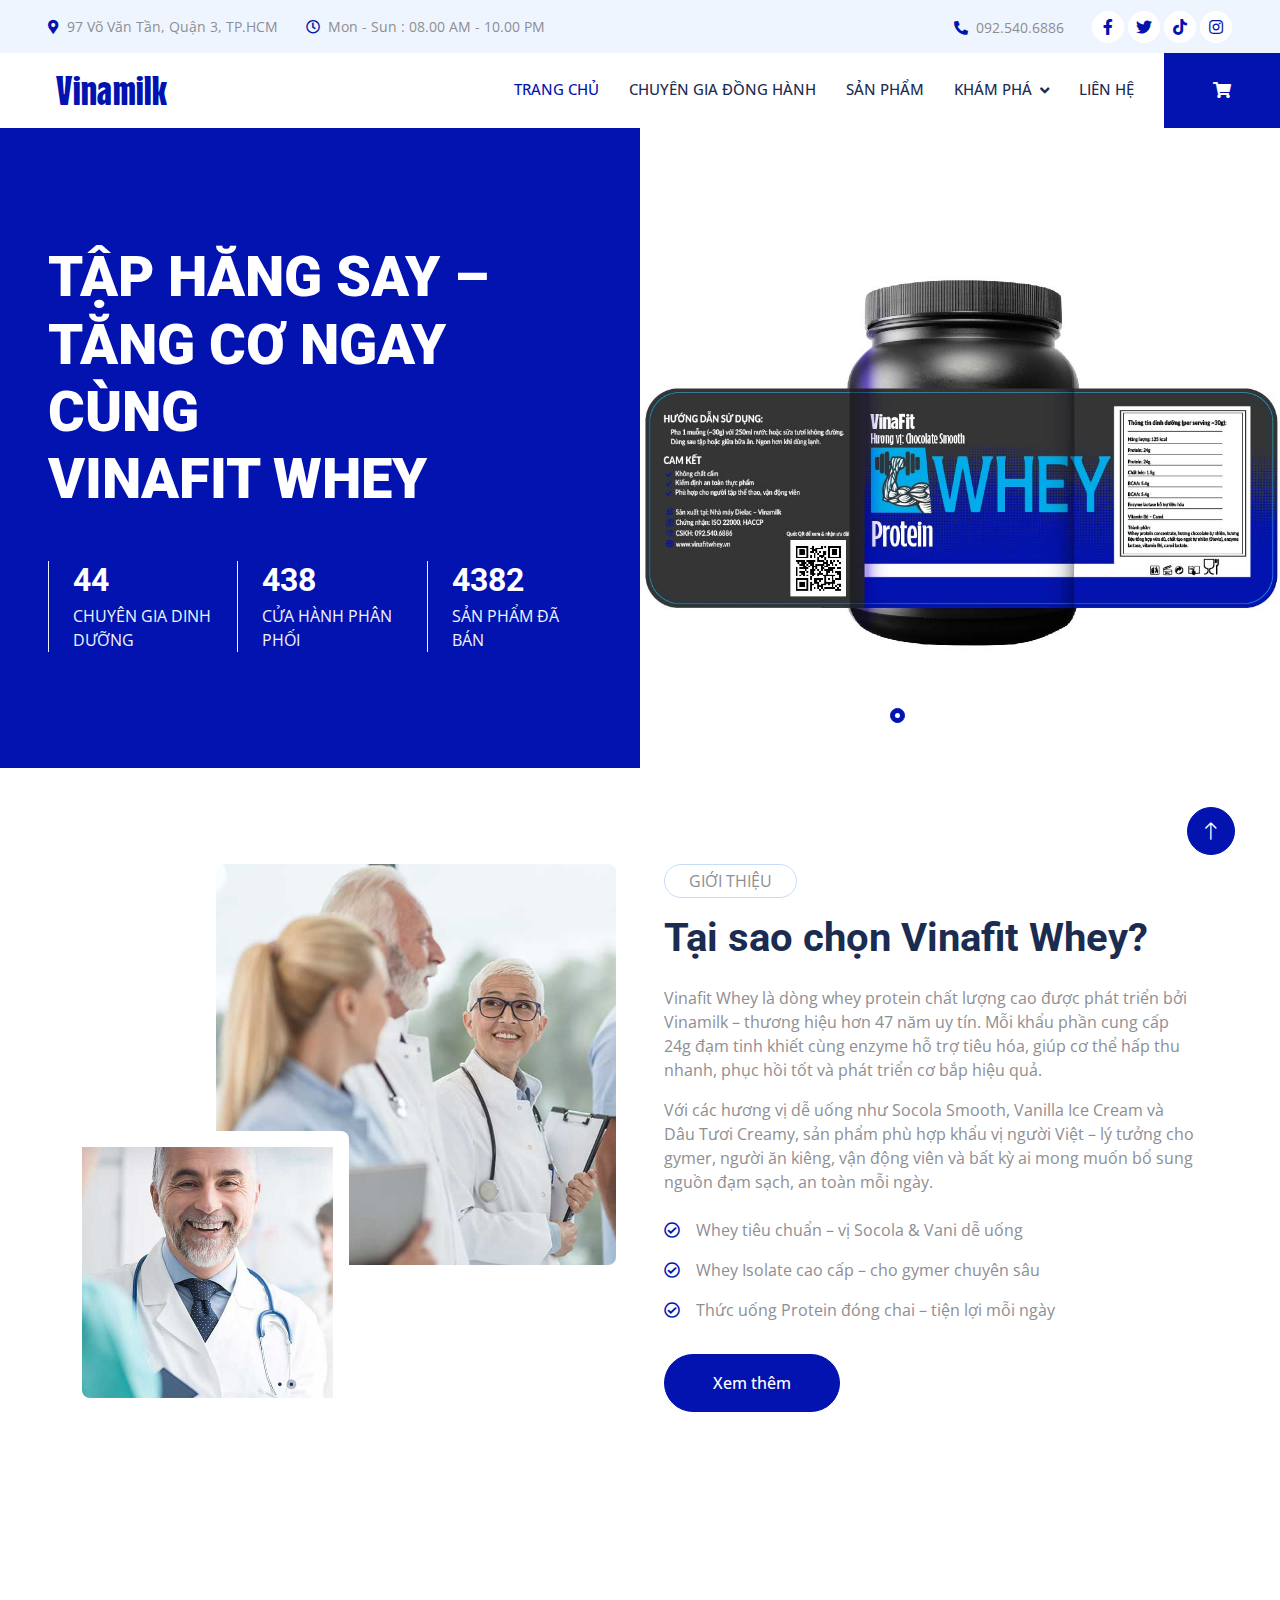
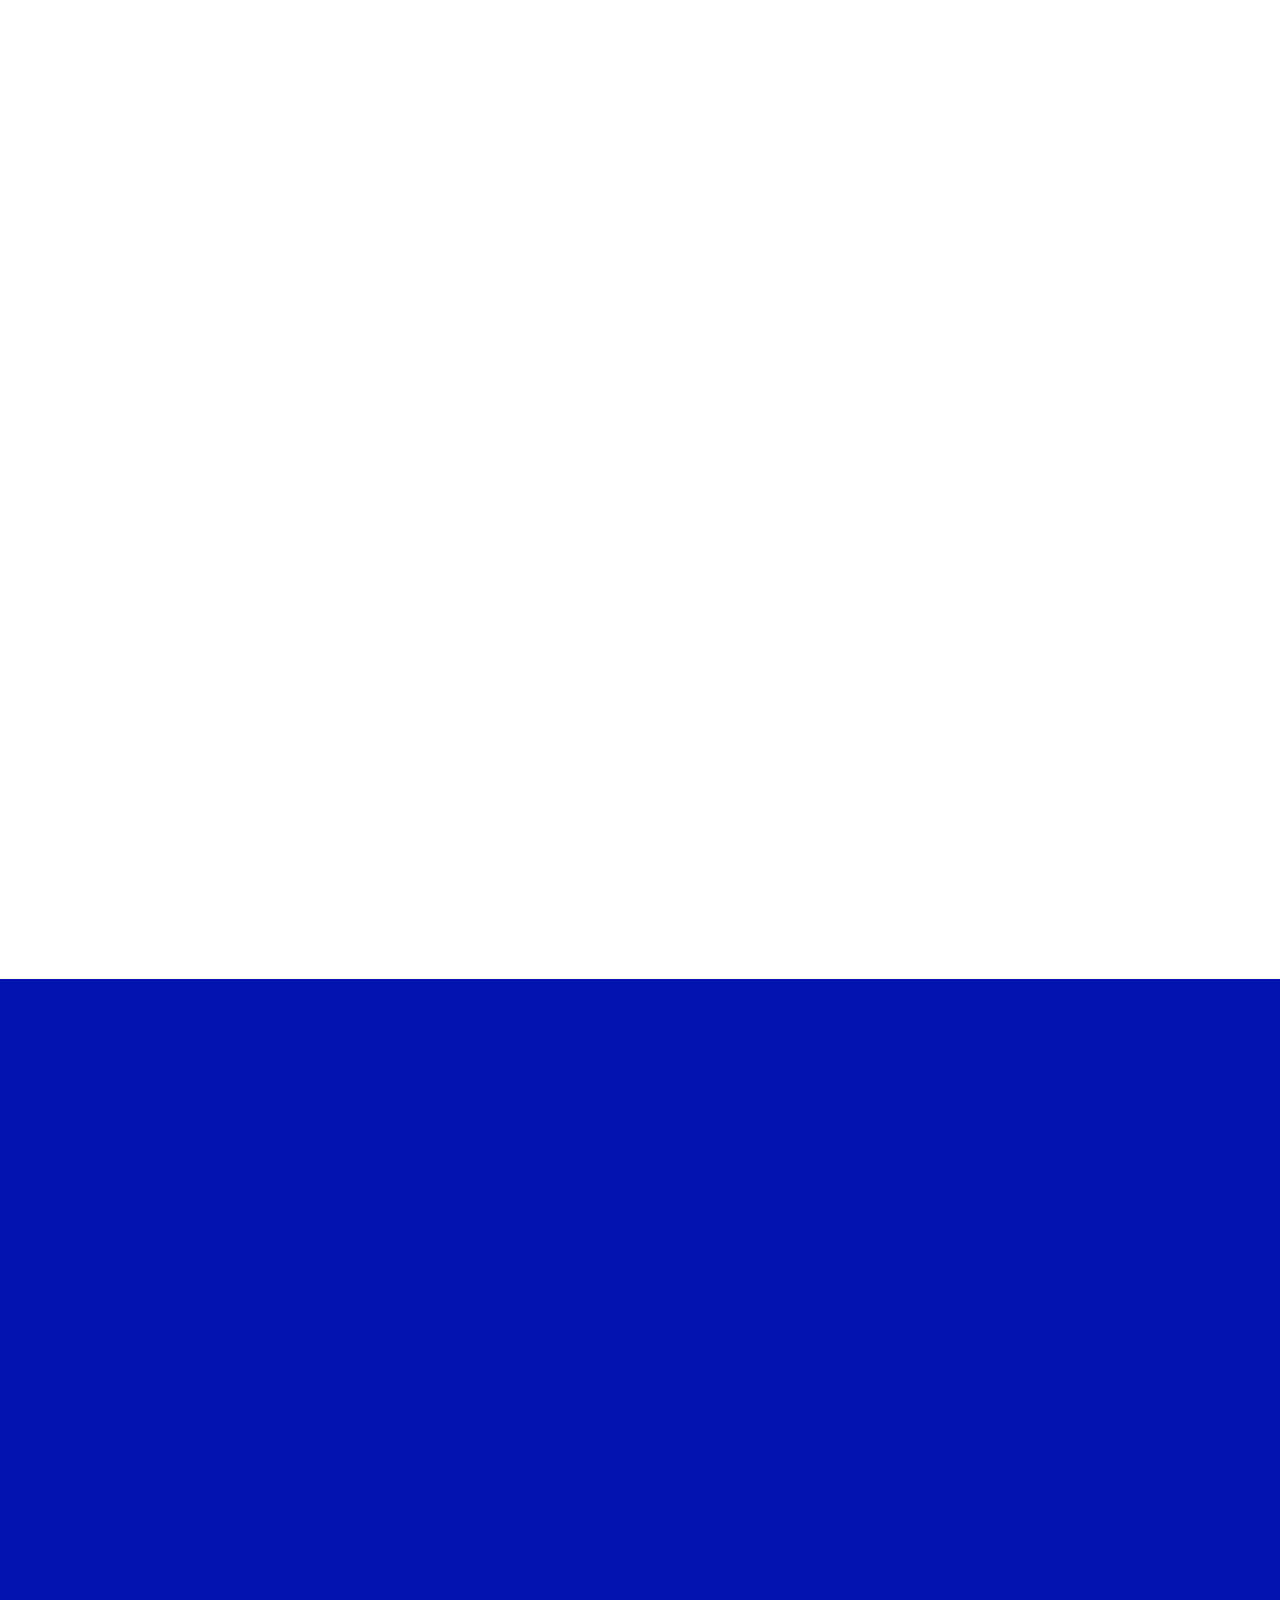
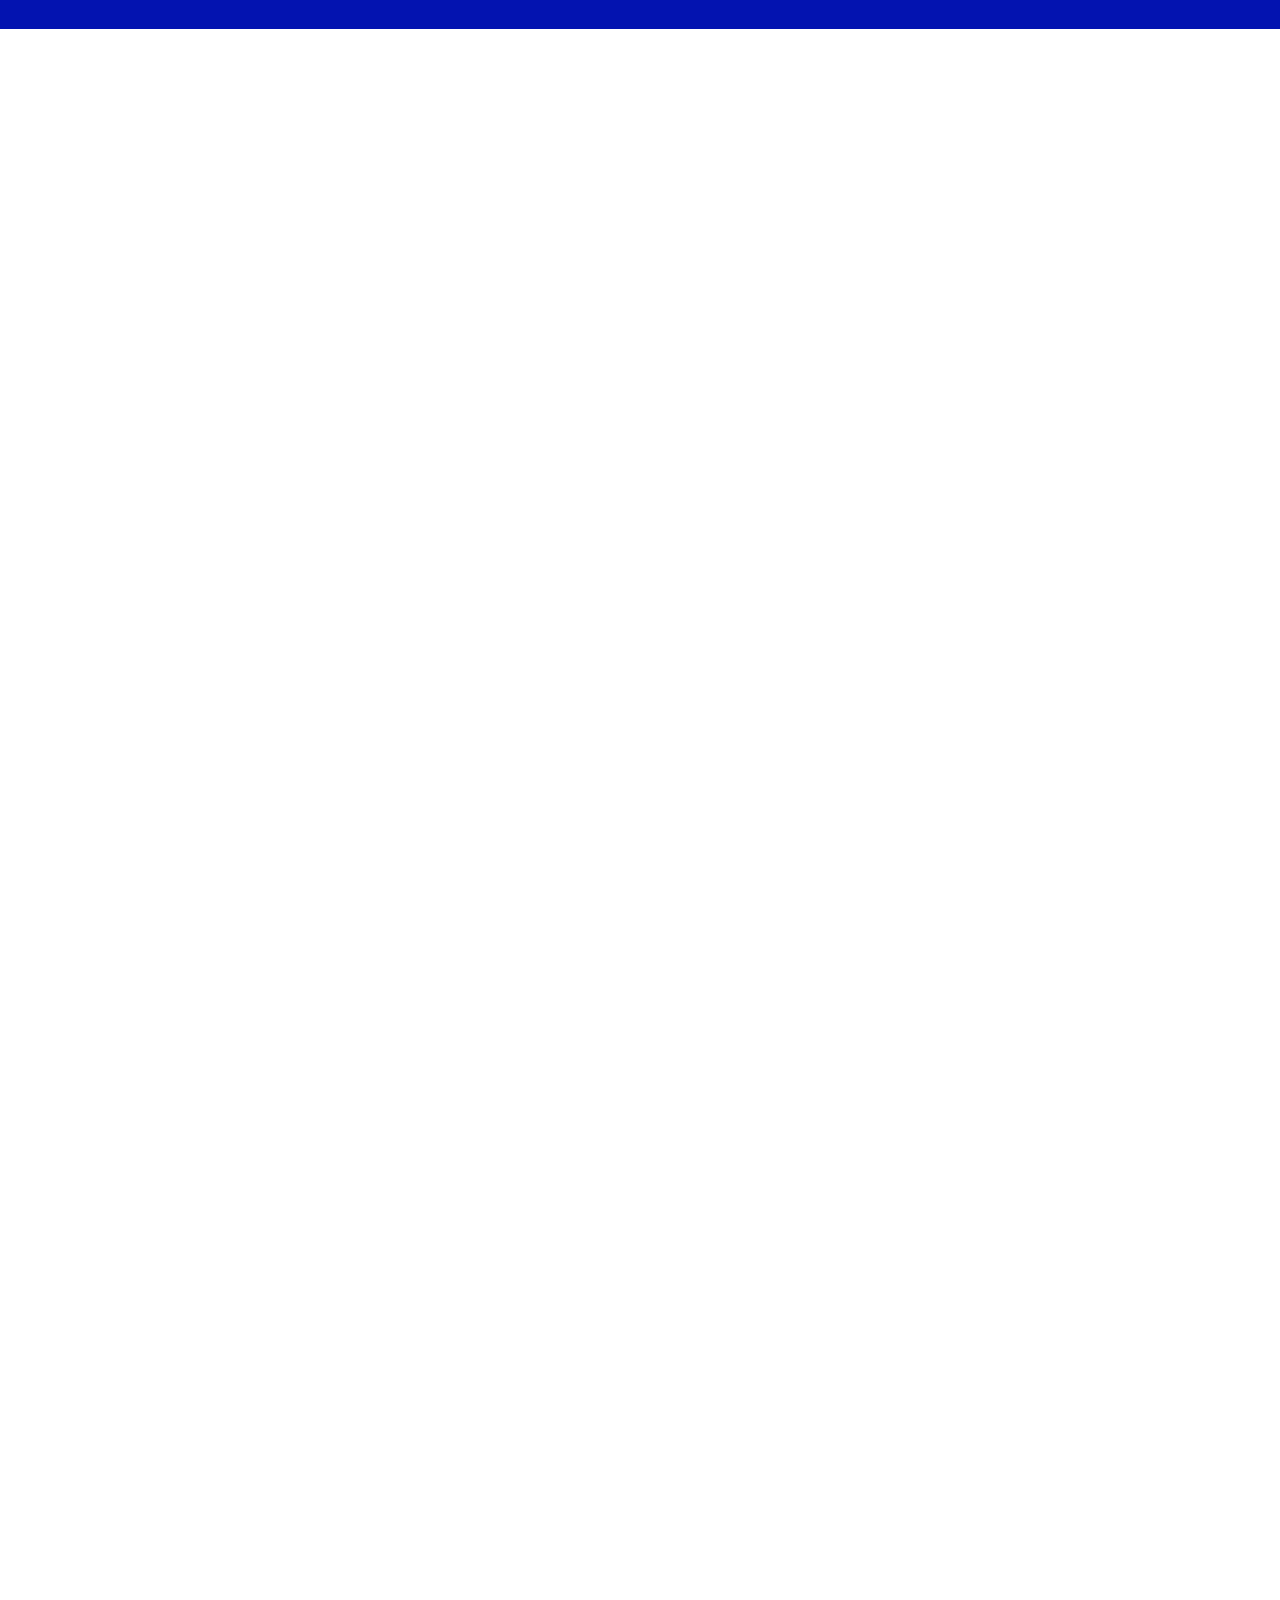
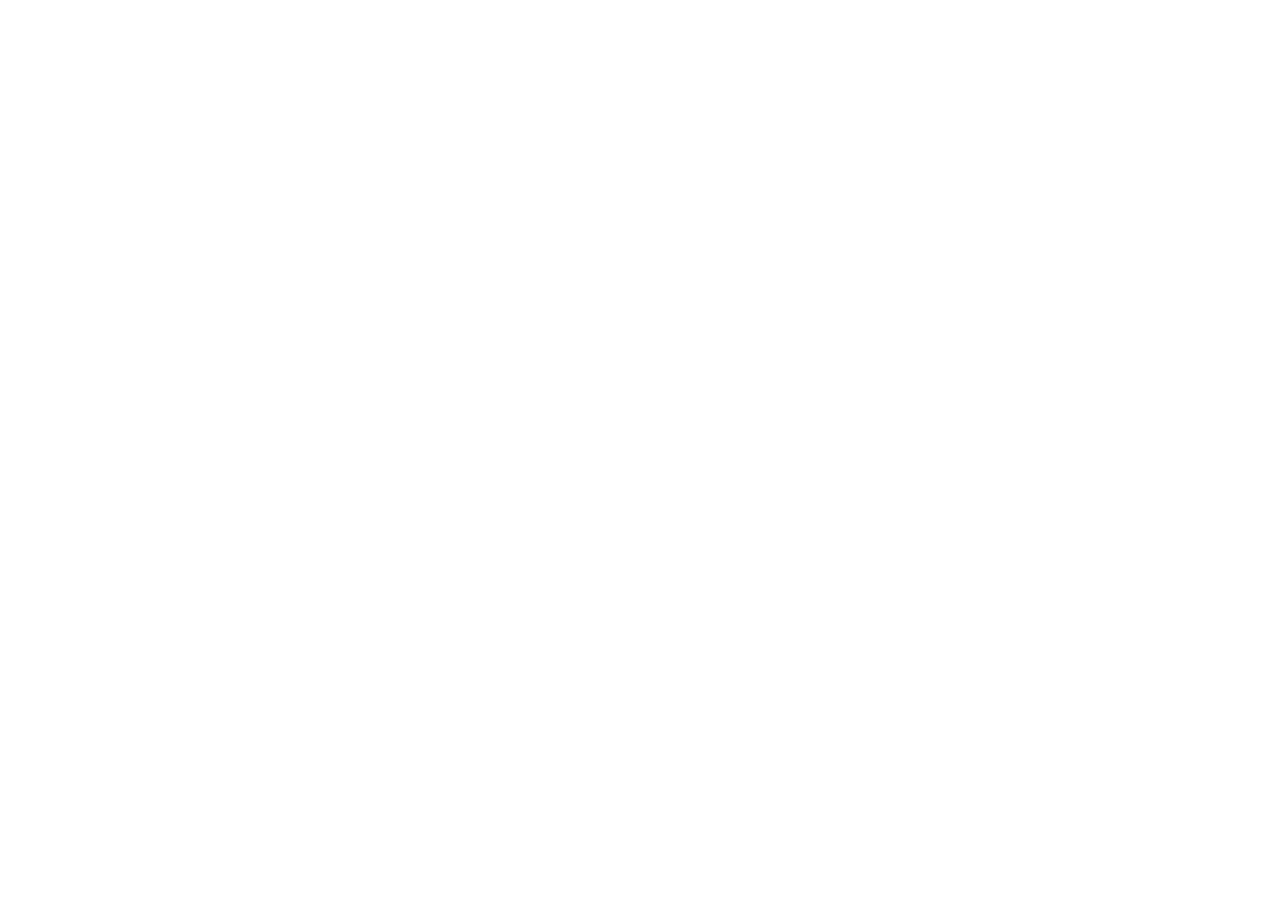
<file: vinafit-main/index.html>
<!DOCTYPE html>
<html lang="en">

<head>
    <meta charset="utf-8">
    <title>Vinamilk</title>
    <meta content="width=device-width, initial-scale=1.0" name="viewport">
    <meta content="" name="keywords">
    <meta content="" name="description">

    <!-- vinamilkicon -->
    <link href="img/vinamilk.ico" rel="icon">
    <link href="https://cdnjs.cloudflare.com/ajax/libs/font-awesome/5.15.4/css/all.min.css" rel="stylesheet">


    <!-- Google Web Fonts -->
    <link rel="preconnect" href="https://fonts.googleapis.com">
    <link rel="preconnect" href="https://fonts.gstatic.com" crossorigin>
    <link href="https://fonts.googleapis.com/css2?family=Open+Sans:wght@400;500&family=Roboto:wght@500;700;900&display=swap" rel="stylesheet"> 
  
    <!-- Icon Font Stylesheet -->
    <link href="https://cdnjs.cloudflare.com/ajax/libs/font-awesome/5.10.0/css/all.min.css" rel="stylesheet">
    <link href="https://cdn.jsdelivr.net/npm/bootstrap-icons@1.4.1/font/bootstrap-icons.css" rel="stylesheet">

    <!-- Libraries Stylesheet -->
    <link href="lib/animate/animate.min.css" rel="stylesheet">
    <link href="lib/owlcarousel/assets/owl.carousel.min.css" rel="stylesheet">
    <link href="lib/tempusdominus/css/tempusdominus-bootstrap-4.min.css" rel="stylesheet" />

    <!-- Customized Bootstrap Stylesheet -->
    <link href="css/bootstrap.min.css" rel="stylesheet">

    <!-- Template Stylesheet -->
    <link href="css/style.css" rel="stylesheet">
</head>

<body>
    <!-- Spinner Start -->
    <div id="spinner" class="show bg-white position-fixed translate-middle w-100 vh-100 top-50 start-50 d-flex align-items-center justify-content-center">
        <div class="spinner-grow text-primary" style="width: 3rem; height: 3rem;" role="status">
            <span class="sr-only">Loading...</span>
        </div>
    </div>
    <!-- Spinner End -->


    <!-- Topbar Start -->
    <div class="container-fluid bg-light p-0 wow fadeIn" data-wow-delay="0.1s">
        <div class="row gx-0 d-none d-lg-flex">
            <div class="col-lg-7 px-5 text-start">
                <div class="h-100 d-inline-flex align-items-center py-3 me-4">
                    <small class="fa fa-map-marker-alt text-primary me-2"></small>
                    <small>97 Võ Văn Tần, Quận 3, TP.HCM</small>
                </div>
                <div class="h-100 d-inline-flex align-items-center py-3">
                    <small class="far fa-clock text-primary me-2"></small>
                    <small>Mon - Sun : 08.00 AM - 10.00 PM</small>
                </div>
            </div>
            <div class="col-lg-5 px-5 text-end">
                <div class="h-100 d-inline-flex align-items-center py-3 me-4">
                    <small class="fa fa-phone-alt text-primary me-2"></small>
                    <small>092.540.6886</small>
                </div>
                <div class="h-100 d-inline-flex align-items-center">
                    <a class="btn btn-sm-square rounded-circle bg-white text-primary me-1" href=""><i class="fab fa-facebook-f"></i></a>
                    <a class="btn btn-sm-square rounded-circle bg-white text-primary me-1" href=""><i class="fab fa-twitter"></i></a>
                    <a class="btn btn-sm-square rounded-circle bg-white text-primary me-1" href="#">
                        <i class="fab fa-tiktok"></i>
                      </a>
                    <a class="btn btn-sm-square rounded-circle bg-white text-primary me-0" href=""><i class="fab fa-instagram"></i></a>
                </div>
            </div>
        </div>
    </div>
    <!-- Topbar End -->

<!-- Navbar Start -->
<nav class="navbar navbar-expand-lg bg-white navbar-light sticky-top p-0 wow fadeIn" data-wow-delay="0.1s">
    <a href="index.html" class="navbar-brand d-flex align-items-center px-4 px-lg-5">
        <h1 class="m-0 text-primary logo-vinamilk"><i class="fas fa-cow me-2"></i>Vinamilk</h1>
    </a>
    <button type="button" class="navbar-toggler me-4" data-bs-toggle="collapse" data-bs-target="#navbarCollapse">
        <span class="navbar-toggler-icon"></span>
    </button>
    <div class="collapse navbar-collapse" id="navbarCollapse">
        <div class="navbar-nav ms-auto p-4 p-lg-0">  
            <a href="index.html" class="nav-item nav-link active">Trang chủ</a>
            <a href="about.html" class="nav-item nav-link">Chuyên gia đồng hành</a>
            <a href="service.html" class="nav-item nav-link">Sản phẩm</a>
            <div class="nav-item dropdown">
                <a href="#" class="nav-link dropdown-toggle" data-bs-toggle="dropdown">Khám phá</a>
                <div class="dropdown-menu rounded-0 rounded-bottom m-0">
                    <a href="feature.html" class="dropdown-item">THÀNH PHẦN & LỢI ÍCH</a>
                    <a href="appointment.html" class="dropdown-item">TƯ VẤN DINH DƯỠNG</a>
                    <a href="testimonial.html" class="dropdown-item">ĐÁNH GIÁ</a>
                    <a href="https://new.vinamilk.com.vn/store-list" class="dropdown-item" target="_blank">HỆ THỐNG CỬA HÀNG</a>
                </div>
            </div>
            <a href="contact.html" class="nav-item nav-link">Liên hệ</a>
        </div>
        <!-- Nút giỏ hàng -->
        <a href="giỏhàng.html" class="btn btn-primary rounded-0 py-4 px-lg-5 d-none d-lg-block">
            <i class="fas fa-shopping-cart"></i>
        </a>
    </div>
</nav>
<!-- Navbar End -->


    <!-- Header Start -->
    <div class="container-fluid header bg-primary p-0 mb-5">
        <div class="row g-0 align-items-center flex-column-reverse flex-lg-row">
            <div class="col-lg-6 p-5 wow fadeIn" data-wow-delay="0.1s">
                <h1 class="display-4 text-white mb-5">
                    TẬP HĂNG SAY – TĂNG CƠ NGAY CÙNG <br class="d-none d-lg-block">VINAFIT WHEY
                </h1>
                <div class="row g-4">
                    <div class="col-sm-4">
                        <div class="border-start border-light ps-4">
                            <h2 class="text-white mb-1" data-toggle="counter-up">123</h2>
                            <p class="text-light mb-0">CHUYÊN GIA DINH DƯỠNG</p>
                        </div>
                    </div>
                    <div class="col-sm-4">
                        <div class="border-start border-light ps-4">
                            <h2 class="text-white mb-1" data-toggle="counter-up">1234</h2>
                            <p class="text-light mb-0">CỬA HÀNH PHÂN PHỐI</p>
                        </div>
                    </div>
                    <div class="col-sm-4">
                        <div class="border-start border-light ps-4">
                            <h2 class="text-white mb-1" data-toggle="counter-up">12345</h2>
                            <p class="text-light mb-0">SẢN PHẨM ĐÃ BÁN</p>
                        </div>
                    </div>
                </div>
            </div>
            <div class="col-lg-6 wow fadeIn" data-wow-delay="0.5s">
                <div class="owl-carousel header-carousel">
                    <div class="owl-carousel-item position-relative">
                        <img class="img-fluid" src="img/banner whey-01.jpg" alt="">
                        <div class="owl-carousel-text">
                            <h1 class="display-1 text-white mb-0"></h1>
                        </div>
                    </div>
                    <div class="owl-carousel-item position-relative">
                        <img class="img-fluid" src="img/banner whey-02.jpg" alt="">
                        <div class="owl-carousel-text">
                            <h1 class="display-1 text-white mb-0"></h1>
                        </div>
                    </div>
                    <div class="owl-carousel-item position-relative">
                        <img class="img-fluid" src="img/banner whey-03.jpg" alt="">
                        <div class="owl-carousel-text">
                            <h1 class="display-1 text-white mb-0"></h1>
                        </div>
                    </div>
                    <div class="owl-carousel-item position-relative">
                        <img class="img-fluid" src="img/banner whey-04.jpg" alt="">
                        <div class="owl-carousel-text">
                            <h1 class="display-1 text-white mb-0"></h1>
                        </div>
                    </div>
                    <div class="owl-carousel-item position-relative">
                        <img class="img-fluid" src="img/banner whey-05.jpg" alt="">
                        <div class="owl-carousel-text">
                            <h1 class="display-1 text-white mb-0"></h1>
                        </div>
                    </div>
                    <div class="owl-carousel-item position-relative">
                        <img class="img-fluid" src="img/banner whey-06.jpg" alt="">
                        <div class="owl-carousel-text">
                            <h1 class="display-1 text-white mb-0"></h1>
                        </div>
                    </div>
                </div>
            </div>
        </div>
    </div>
    <!-- Header End -->


<!-- About Start -->
<div class="container-xxl py-5">
    <div class="container">
        <div class="row g-5">
            <!-- Ảnh minh họa -->
            <div class="col-lg-6 wow fadeIn" data-wow-delay="0.1s">
                <div class="d-flex flex-column">
                    <img class="img-fluid rounded w-75 align-self-end" src="img/about-1.jpg" alt="">
                    <img class="img-fluid rounded w-50 bg-white pt-3 pe-3" src="img/about-2.jpg" alt="" style="margin-top: -25%;">
                </div>
            </div>

            <!-- Nội dung -->
            <div class="col-lg-6 wow fadeIn" data-wow-delay="0.5s">
                <p class="d-inline-block border rounded-pill py-1 px-4">GIỚI THIỆU</p>
                <h1 class="mb-4">Tại sao chọn Vinafit Whey?</h1>

                <p>
                    Vinafit Whey là dòng whey protein chất lượng cao được phát triển bởi Vinamilk – thương hiệu hơn 47 năm uy tín. Mỗi khẩu phần cung cấp 24g đạm tinh khiết cùng enzyme hỗ trợ tiêu hóa, giúp cơ thể hấp thu nhanh, phục hồi tốt và phát triển cơ bắp hiệu quả.
                </p>
                <p class="mb-4">
                    Với các hương vị dễ uống như Socola Smooth, Vanilla Ice Cream và Dâu Tươi Creamy, sản phẩm phù hợp khẩu vị người Việt – lý tưởng cho gymer, người ăn kiêng, vận động viên và bất kỳ ai mong muốn bổ sung nguồn đạm sạch, an toàn mỗi ngày.
                </p>

                <p><i class="far fa-check-circle text-primary me-3"></i>Whey tiêu chuẩn – vị Socola & Vani dễ uống</p>
                <p><i class="far fa-check-circle text-primary me-3"></i>Whey Isolate cao cấp – cho gymer chuyên sâu</p>
                <p><i class="far fa-check-circle text-primary me-3"></i>Thức uống Protein đóng chai – tiện lợi mỗi ngày</p>

                <a class="btn btn-primary rounded-pill py-3 px-5 mt-3" href="#">Xem thêm</a>
            </div>
        </div>
    </div>
</div>
<!-- About End -->



   <!-- Product Start -->
<div class="container-xxl py-5">
    <div class="container">
        <div class="text-center mx-auto mb-5 wow fadeInUp" data-wow-delay="0.1s" style="max-width: 600px;">
            <p class="d-inline-block border rounded-pill py-1 px-4">Sản phẩm</p>
            <h1>Dòng sản phẩm Vinafit Whey</h1>
        </div>
        <div class="row g-4">

           <!-- Sản phẩm 1 -->
<div class="col-lg-4 col-md-6 wow fadeInUp" data-wow-delay="0.1s">
  <div class="service-item bg-light rounded h-100 p-5 position-relative overflow-hidden"
       style="background: url('img/whey thinh CAFE.png') center center / cover no-repeat;">

    <!-- Overlay -->
    <div class="position-absolute top-0 start-0 w-100 h-100"
         style="background-color: rgba(0, 0, 0, 0.4); z-index: 1;"></div>

    <!-- Nội dung chính -->
    <div class="position-relative" style="z-index: 2;">

      <!-- Icon Giỏ Hàng -->
      <a href="giỏhàng.html"
         onclick="saveToCartProduct1()"
         class="d-inline-flex align-items-center justify-content-center bg-white rounded-circle mb-4 position-relative"
         style="width: 65px; height: 65px; text-decoration: none;">
        <i class="fa fa-shopping-cart text-primary fs-4"></i>
        <span id="cart-count-product1" class="position-absolute top-0 start-100 translate-middle badge rounded-pill bg-danger">
          0
        </span>
      </a>

      <h4 class="mb-3 text-white text-shadow">Vinafit Whey – Cà Phê Mocha</h4>
      <p class="mb-4 text-white text-shadow">Hương vị cà phê đậm đà, đánh thức năng lượng. Dành cho người yêu vị truyền thống và cần phục hồi sau tập.</p>

      <!-- Thanh tăng giảm -->
      <div class="d-flex align-items-center">
        <i onclick="decreaseCartProduct1()" class="fa fa-minus text-danger me-2" style="cursor: pointer;"></i>
        <i onclick="increaseCartProduct1()" class="fa fa-plus text-primary me-3" style="cursor: pointer;"></i>
        <span class="text-white">đ1.249.000</span>
      </div>
    </div>
  </div>
</div>

<!-- ✅ JavaScript -->
<script>
  let cartCountProduct1 = 0;
  const product1Name = "Vinafit Whey – Cà Phê Mocha";
  const product1Price = 1249000;

  function updateCartDisplayProduct1() {
    document.getElementById("cart-count-product1").innerText = cartCountProduct1;
  }

  function increaseCartProduct1() {
    cartCountProduct1++;
    updateCartDisplayProduct1();
  }

  function decreaseCartProduct1() {
    if (cartCountProduct1 > 0) {
      cartCountProduct1--;
      updateCartDisplayProduct1();
    }
  }

  // ✅ Lưu vào localStorage trước khi chuyển trang
  function saveToCartProduct1() {
    const cartItem = {
      name: product1Name,
      price: product1Price,
      quantity: cartCountProduct1,
      total: product1Price * cartCountProduct1
    };
    // Gửi dưới dạng JSON string
    localStorage.setItem("selectedProduct", JSON.stringify(cartItem));
  }
</script>



            <!-- Sản phẩm 2 -->
<div class="col-lg-4 col-md-6 wow fadeInUp" data-wow-delay="0.1s">
    <div class="service-item bg-light rounded h-100 p-5 position-relative overflow-hidden"
         style="background: url('img/whey thinh SOCOLA.png') center center / cover no-repeat;">

        <div class="position-absolute top-0 start-0 w-100 h-100"
             style="background-color: rgba(0, 0, 0, 0.4); z-index: 1;"></div>

        <div class="position-relative" style="z-index: 2;">
            <a href="giỏhàng.html"
               class="d-inline-flex align-items-center justify-content-center bg-white rounded-circle mb-4 position-relative"
               style="width: 65px; height: 65px; text-decoration: none;">
                <i class="fa fa-shopping-cart text-primary fs-4"></i>
                <span id="cart-count-product2" class="position-absolute top-0 start-100 translate-middle badge rounded-pill bg-danger">0</span>
            </a>

            <h4 class="mb-3 text-white text-shadow">Vinafit Whey – Socola Smooth</h4>
            <p class="mb-4 text-white text-shadow">Hòa quyện đậm vị socola, thơm ngon dễ uống. Thích hợp cho gymer và người cần bổ sung đạm mỗi ngày.</p>

            <div class="d-flex align-items-center">
                <i onclick="decreaseCartProduct2()" class="fa fa-minus text-danger me-2" style="cursor: pointer;"></i>
                <i onclick="increaseCartProduct2()" class="fa fa-plus text-primary me-3" style="cursor: pointer;"></i>
                <span class="text-white">đ1.249.000</span>
            </div>
        </div>
    </div>
</div>

            <!-- Sản phẩm 3 -->
<div class="col-lg-4 col-md-6 wow fadeInUp" data-wow-delay="0.1s">
    <div class="service-item bg-light rounded h-100 p-5 position-relative overflow-hidden"
         style="background: url('img/whey thinh CHUỐI.png') center center / cover no-repeat;">

        <div class="position-absolute top-0 start-0 w-100 h-100"
             style="background-color: rgba(0, 0, 0, 0.4); z-index: 1;"></div>

        <div class="position-relative" style="z-index: 2;">
            <a href="giỏhàng.html"
               class="d-inline-flex align-items-center justify-content-center bg-white rounded-circle mb-4 position-relative"
               style="width: 65px; height: 65px; text-decoration: none;">
                <i class="fa fa-shopping-cart text-primary fs-4"></i>
                <span id="cart-count-product3" class="position-absolute top-0 start-100 translate-middle badge rounded-pill bg-danger">0</span>
            </a>

            <h4 class="mb-3 text-white text-shadow">Vinafit Whey – Chuối Chín</h4>
            <p class="mb-4 text-white text-shadow">Hương chuối ngọt nhẹ tự nhiên, dễ pha dễ uống. Lý tưởng cho người ăn kiêng và tập luyện nhẹ nhàng.</p>

            <div class="d-flex align-items-center">
                <i onclick="decreaseCartProduct3()" class="fa fa-minus text-danger me-2" style="cursor: pointer;"></i>
                <i onclick="increaseCartProduct3()" class="fa fa-plus text-primary me-3" style="cursor: pointer;"></i>
                <span class="text-white">đ1.249.000</span>
            </div>
        </div>
    </div>
</div>


            <!-- Sản phẩm 4 -->
<div class="col-lg-4 col-md-6 wow fadeInUp" data-wow-delay="0.1s">
    <div class="service-item bg-light rounded h-100 p-5 position-relative overflow-hidden"
         style="background: url('img/whey thinh DÂU.png') center center / cover no-repeat;">

        <div class="position-absolute top-0 start-0 w-100 h-100"
             style="background-color: rgba(0, 0, 0, 0.4); z-index: 1;"></div>

        <div class="position-relative" style="z-index: 2;">
            <a href="giỏhàng.html"
               class="d-inline-flex align-items-center justify-content-center bg-white rounded-circle mb-4 position-relative"
               style="width: 65px; height: 65px; text-decoration: none;">
                <i class="fa fa-shopping-cart text-primary fs-4"></i>
                <span id="cart-count-product4" class="position-absolute top-0 start-100 translate-middle badge rounded-pill bg-danger">0</span>
            </a>

            <h4 class="mb-3 text-white text-shadow">Vinafit Whey – Dâu Tươi Creamy</h4>
            <p class="mb-4 text-white text-shadow">Vị dâu tươi mát lành kết hợp lớp kem mịn, dành riêng cho ai yêu vị ngọt ngào và tinh tế.</p>

            <div class="d-flex align-items-center">
                <i onclick="decreaseCartProduct4()" class="fa fa-minus text-danger me-2" style="cursor: pointer;"></i>
                <i onclick="increaseCartProduct4()" class="fa fa-plus text-primary me-3" style="cursor: pointer;"></i>
                <span class="text-white">đ1.249.000</span>
            </div>
        </div>
    </div>
</div>


            <!-- Sản phẩm 5 -->
<div class="col-lg-4 col-md-6 wow fadeInUp" data-wow-delay="0.1s">
    <div class="service-item bg-light rounded h-100 p-5 position-relative overflow-hidden"
         style="background: url('img/whey thinh MATCHAR.png') center center / cover no-repeat;">

        <div class="position-absolute top-0 start-0 w-100 h-100"
             style="background-color: rgba(0, 0, 0, 0.4); z-index: 1;"></div>

        <div class="position-relative" style="z-index: 2;">
            <a href="giỏhàng.html"
               class="d-inline-flex align-items-center justify-content-center bg-white rounded-circle mb-4 position-relative"
               style="width: 65px; height: 65px; text-decoration: none;">
                <i class="fa fa-shopping-cart text-primary fs-4"></i>
                <span id="cart-count-product5" class="position-absolute top-0 start-100 translate-middle badge rounded-pill bg-danger">0</span>
            </a>

            <h4 class="mb-3 text-white text-shadow">Vinafit Whey – Matcha Nhật</h4>
            <p class="mb-4 text-white text-shadow">Matcha chuẩn Nhật Bản, thanh mát và dịu nhẹ. Lựa chọn tuyệt vời cho người sống xanh, sống khỏe.</p>

            <div class="d-flex align-items-center">
                <i onclick="decreaseCartProduct5()" class="fa fa-minus text-danger me-2" style="cursor: pointer;"></i>
                <i onclick="increaseCartProduct5()" class="fa fa-plus text-primary me-3" style="cursor: pointer;"></i>
                <span class="text-white">đ1.249.000</span>
            </div>
        </div>
    </div>
</div>


            <!-- Sản phẩm 6 -->
<div class="col-lg-4 col-md-6 wow fadeInUp" data-wow-delay="0.1s">
    <div class="service-item bg-light rounded h-100 p-5 position-relative overflow-hidden"
         style="background: url('img/whey thinh VANI.png') center center / cover no-repeat;">

        <div class="position-absolute top-0 start-0 w-100 h-100"
             style="background-color: rgba(0, 0, 0, 0.4); z-index: 1;"></div>

        <div class="position-relative" style="z-index: 2;">
            <a href="giỏhàng.html"
               class="d-inline-flex align-items-center justify-content-center bg-white rounded-circle mb-4 position-relative"
               style="width: 65px; height: 65px; text-decoration: none;">
                <i class="fa fa-shopping-cart text-primary fs-4"></i>
                <span id="cart-count-product6" class="position-absolute top-0 start-100 translate-middle badge rounded-pill bg-danger">0</span>
            </a>

            <h4 class="mb-3 text-white text-shadow">Vinafit Whey – Vanilla Ice Cream</h4>
            <p class="mb-4 text-white text-shadow">Hòa quyện đậm vị socola, thơm ngon dễ uống. Thích hợp cho gymer và người cần bổ sung đạm mỗi ngày.</p>

            <div class="d-flex align-items-center">
                <i onclick="decreaseCartProduct6()" class="fa fa-minus text-danger me-2" style="cursor: pointer;"></i>
                <i onclick="increaseCartProduct6()" class="fa fa-plus text-primary me-3" style="cursor: pointer;"></i>
                <span class="text-white">đ1.249.000</span>
            </div>
        </div>
    </div>
</div>
<script>
    let cartCountProduct2 = 0, cartCountProduct3 = 0, cartCountProduct4 = 0, cartCountProduct5 = 0, cartCountProduct6 = 0;

    function updateCartDisplayProduct2() {
        document.getElementById("cart-count-product2").innerText = cartCountProduct2;
    }
    function increaseCartProduct2() { cartCountProduct2++; updateCartDisplayProduct2(); }
    function decreaseCartProduct2() { if (cartCountProduct2 > 0) cartCountProduct2--; updateCartDisplayProduct2(); }

    function updateCartDisplayProduct3() {
        document.getElementById("cart-count-product3").innerText = cartCountProduct3;
    }
    function increaseCartProduct3() { cartCountProduct3++; updateCartDisplayProduct3(); }
    function decreaseCartProduct3() { if (cartCountProduct3 > 0) cartCountProduct3--; updateCartDisplayProduct3(); }

    function updateCartDisplayProduct4() {
        document.getElementById("cart-count-product4").innerText = cartCountProduct4;
    }
    function increaseCartProduct4() { cartCountProduct4++; updateCartDisplayProduct4(); }
    function decreaseCartProduct4() { if (cartCountProduct4 > 0) cartCountProduct4--; updateCartDisplayProduct4(); }

    function updateCartDisplayProduct5() {
        document.getElementById("cart-count-product5").innerText = cartCountProduct5;
    }
    function increaseCartProduct5() { cartCountProduct5++; updateCartDisplayProduct5(); }
    function decreaseCartProduct5() { if (cartCountProduct5 > 0) cartCountProduct5--; updateCartDisplayProduct5(); }

    function updateCartDisplayProduct6() {
        document.getElementById("cart-count-product6").innerText = cartCountProduct6;
    }
    function increaseCartProduct6() { cartCountProduct6++; updateCartDisplayProduct6(); }
    function decreaseCartProduct6() { if (cartCountProduct6 > 0) cartCountProduct6--; updateCartDisplayProduct6(); }
</script>

        </div>
    </div>
</div>
<!-- Product End -->

 <!-- Feature Start -->
<div class="container-fluid bg-primary overflow-hidden my-5 px-lg-0">
    <div class="container feature px-lg-0">
        <div class="row g-0 mx-lg-0">
            <!-- Bên trái: Nội dung -->
            <div class="col-lg-6 feature-text py-5 wow fadeIn" data-wow-delay="0.1s">
                <div class="p-lg-5 ps-lg-0">
                    <p class="d-inline-block border rounded-pill text-light py-1 px-4">Thành phần & Lợi ích</p>
                    <h1 class="text-white mb-4">Thành phần dinh dưỡng & Lợi ích của Vinafit Whey</h1>
                    <p class="text-white mb-4 pb-2">Vinafit Whey là nguồn đạm sạch, dễ hấp thu và phù hợp với thể trạng người Việt. Sản phẩm kết hợp protein chất lượng cao, enzyme tiêu hóa và không chứa chất cấm – giúp tối ưu hiệu quả tăng cơ và phục hồi.</p>
                    <div class="row g-4">
                        <div class="col-6">
                            <div class="d-flex align-items-center">
                                <div class="d-flex flex-shrink-0 align-items-center justify-content-center rounded-circle bg-light" style="width: 55px; height: 55px;">
                                    <i class="fa fa-dumbbell text-primary"></i>
                                </div>
                                <div class="ms-4">
                                    <p class="text-white mb-2">24g Protein</p>
                                    <h5 class="text-white mb-0">Tăng cơ hiệu quả</h5>
                                </div>
                            </div>
                        </div>
                        <div class="col-6">
                            <div class="d-flex align-items-center">
                                <div class="d-flex flex-shrink-0 align-items-center justify-content-center rounded-circle bg-light" style="width: 55px; height: 55px;">
                                    <i class="fa fa-check text-primary"></i>
                                </div>
                                <div class="ms-4">
                                    <p class="text-white mb-2">Enzyme tiêu hóa</p>
                                    <h5 class="text-white mb-0">Hấp thu nhanh</h5>
                                </div>
                            </div>
                        </div>
                        <div class="col-6">
                            <div class="d-flex align-items-center">
                                <div class="d-flex flex-shrink-0 align-items-center justify-content-center rounded-circle bg-light" style="width: 55px; height: 55px;">
                                    <i class="fa fa-ban text-primary"></i>
                                </div>
                                <div class="ms-4">
                                    <p class="text-white mb-2">Không chất cấm</p>
                                    <h5 class="text-white mb-0">An toàn tuyệt đối</h5>
                                </div>
                            </div>
                        </div>
                        <div class="col-6">
                            <div class="d-flex align-items-center">
                                <div class="d-flex flex-shrink-0 align-items-center justify-content-center rounded-circle bg-light" style="width: 55px; height: 55px;">
                                    <i class="fa fa-mug-hot text-primary"></i>
                                </div>
                                <div class="ms-4">
                                    <p class="text-white mb-2">Vị ngon dễ uống</p>
                                    <h5 class="text-white mb-0">Phù hợp người Việt</h5>
                                </div>
                            </div>
                        </div>
                    </div>
                </div>
            </div>

            <!-- Bên phải: Ảnh bảng thành phần -->
                <div class="col-lg-6 pe-lg-0 wow fadeIn" data-wow-delay="0.5s" style="min-height: 400px;">
                    <div class="position-relative h-100 d-flex align-items-center justify-content-center">
                        <img class="img-fluid rounded shadow" src="img/feature1.png" alt="Bảng thành phần Vinafit Whey" style="max-height: 100%; max-width: 100%; object-fit: contain;">
                    </div>
            </div>
        </div>
    </div>
</div>
<!-- Feature End -->



<!-- Team Start -->
<div class="container-xxl py-5">
    <div class="container">
        <div class="text-center mx-auto mb-5 wow fadeInUp" data-wow-delay="0.1s" style="max-width: 600px;">
            <p class="d-inline-block border rounded-pill py-1 px-4">ĐỘI NGŨ CHUYÊN GIA</p>
            <h1>Đồng hành cùng Vinafit Whey</h1>
        </div>
        <div class="row g-4">

            <!-- Chuyên gia 1 -->
            <div class="col-lg-3 col-md-6 wow fadeInUp" data-wow-delay="0.1s">
                <div class="team-item position-relative rounded overflow-hidden">
                    <div class="overflow-hidden">
                        <img class="img-fluid" src="img/team-1.jpg" alt="">
                    </div>
                    <div class="team-text bg-light text-center p-4">
                        <h5>TS. Ngô Thị Minh Thoa</h5>
                        <p class="text-primary">Chuyên gia dinh dưỡng lâm sàng</p>
                        <div class="team-social text-center">
                            <a class="btn btn-square" href="#"><i class="fab fa-facebook-f"></i></a>
                            <a class="btn btn-square" href="#"><i class="fab fa-linkedin-in"></i></a>
                            <a class="btn btn-square" href="#"><i class="fab fa-instagram"></i></a>
                        </div>
                    </div>
                </div>
            </div>

            <!-- Chuyên gia 2 -->
            <div class="col-lg-3 col-md-6 wow fadeInUp" data-wow-delay="0.3s">
                <div class="team-item position-relative rounded overflow-hidden">
                    <div class="overflow-hidden">
                        <img class="img-fluid" src="img/team-2.jpg" alt="">
                    </div>
                    <div class="team-text bg-light text-center p-4">
                        <h5>BS. Lê Tần Thịnh</h5>
                        <p class="text-primary">Bác sĩ tư vấn sức khỏe tổng quát</p>
                        <div class="team-social text-center">
                            <a class="btn btn-square" href="#"><i class="fab fa-facebook-f"></i></a>
                            <a class="btn btn-square" href="#"><i class="fab fa-twitter"></i></a>
                            <a class="btn btn-square" href="#"><i class="fab fa-instagram"></i></a>
                        </div>
                    </div>
                </div>
            </div>

            <!-- Chuyên gia 3 -->
            <div class="col-lg-3 col-md-6 wow fadeInUp" data-wow-delay="0.5s">
                <div class="team-item position-relative rounded overflow-hidden">
                    <div class="overflow-hidden">
                        <img class="img-fluid" src="img/3 (3).png" alt="">
                    </div>
                    <div class="team-text bg-light text-center p-4">
                        <h5>HLV Trịnh Tuấn Anh</h5>
                        <p class="text-primary">Chuyên gia thể hình & tăng cơ</p>
                        <div class="team-social text-center">
                            <a class="btn btn-square" href="#"><i class="fab fa-facebook-f"></i></a>
                            <a class="btn btn-square" href="#"><i class="fab fa-youtube"></i></a>
                            <a class="btn btn-square" href="#"><i class="fab fa-instagram"></i></a>
                        </div>
                    </div>
                </div>
            </div>

            <!-- Chuyên gia 4 -->
            <div class="col-lg-3 col-md-6 wow fadeInUp" data-wow-delay="0.7s">
                <div class="team-item position-relative rounded overflow-hidden">
                    <div class="overflow-hidden">
                        <img class="img-fluid" src="img/4 (2).png" alt="">
                    </div>
                    <div class="team-text bg-light text-center p-4">
                        <h5>Coach Phạm Xuân S</h5>
                        <p class="text-primary">Chuyên gia lối sống & eat clean</p>
                        <div class="team-social text-center">
                            <a class="btn btn-square" href="#"><i class="fab fa-facebook-f"></i></a>
                            <a class="btn btn-square" href="#"><i class="fab fa-tiktok"></i></a>
                            <a class="btn btn-square" href="#"><i class="fab fa-instagram"></i></a>
                        </div>
                    </div>
                </div>
            </div>

        </div>
    </div>
</div>
<!-- Team End -->



   <!-- Appointment Start -->
<div class="container-xxl py-5">
    <div class="container">
        <div class="row g-5">
            <!-- Phần trái: giới thiệu -->
            <div class="col-lg-6 wow fadeInUp" data-wow-delay="0.1s">
                <p class="d-inline-block border rounded-pill py-1 px-4">Đặt tư vấn</p>
                <h1 class="mb-4">Tư vấn dinh dưỡng cùng chuyên gia của Vinafit</h1>
                <p class="mb-4">Bạn đang muốn tăng cơ, siết cân hay tìm sản phẩm whey phù hợp với thể trạng? Đội ngũ chuyên gia của Vinafit sẽ giúp bạn chọn đúng loại whey tối ưu nhất theo mục tiêu và khẩu vị.</p>
                <div class="bg-light rounded d-flex align-items-center p-5 mb-4">
                    <div class="d-flex flex-shrink-0 align-items-center justify-content-center rounded-circle bg-white" style="width: 55px; height: 55px;">
                        <i class="fa fa-phone-alt text-primary"></i>
                    </div>
                    <div class="ms-4">
                        <p class="mb-2">Gọi tư vấn miễn phí</p>
                        <h5 class="mb-0">092.540.6886</h5>
                    </div>
                </div>
                <div class="bg-light rounded d-flex align-items-center p-5">
                    <div class="d-flex flex-shrink-0 align-items-center justify-content-center rounded-circle bg-white" style="width: 55px; height: 55px;">
                        <i class="fa fa-envelope-open text-primary"></i>
                    </div>
                    <div class="ms-4">
                        <p class="mb-2">Email hỗ trợ</p>
                        <h5 class="mb-0">support@vinafitwhey.vn</h5>
                    </div>
                </div>
            </div>

            <!-- Phần phải: form -->
            <div class="col-lg-6 wow fadeInUp" data-wow-delay="0.5s">
                <div class="bg-light rounded h-100 d-flex align-items-center p-5">
                    <form>
                        <div class="row g-3">
                            <div class="col-12 col-sm-6">
                                <input type="text" class="form-control border-0" placeholder="Họ và tên" style="height: 55px;">
                            </div>
                            <div class="col-12 col-sm-6">
                                <input type="email" class="form-control border-0" placeholder="Email" style="height: 55px;">
                            </div>
                            <div class="col-12 col-sm-6">
                                <input type="text" class="form-control border-0" placeholder="Số điện thoại" style="height: 55px;">
                            </div>
                            <div class="col-12 col-sm-6">
                                <select class="form-select border-0" style="height: 55px;">
                                    <option selected>Chọn chuyên gia</option>
                                    <option value="1">Chuyên gia dinh dưỡng</option>
                                    <option value="2">Bác sĩ tư vấn sức khỏe</option>
                                    <option value="3">Chuyên gia thể hình</option>
                                    <option value="4">Huấn luyện viên cá nhân</option>
                                </select>
                            </div>
                            <div class="col-12 col-sm-6">
                                <div class="date" id="date" data-target-input="nearest">
                                    <input type="text" class="form-control border-0 datetimepicker-input" placeholder="Chọn ngày" data-target="#date" data-toggle="datetimepicker" style="height: 55px;">
                                </div>
                            </div>
                            <div class="col-12 col-sm-6">
                                <div class="time" id="time" data-target-input="nearest">
                                    <input type="text" class="form-control border-0 datetimepicker-input" placeholder="Chọn giờ" data-target="#time" data-toggle="datetimepicker" style="height: 55px;">
                                </div>
                            </div>
                            <div class="col-12">
                                <textarea class="form-control border-0" rows="5" placeholder="Mục tiêu dinh dưỡng hoặc tình trạng sức khỏe bạn đang quan tâm..."></textarea>
                            </div>
                            <div class="col-12">
                                <button class="btn btn-primary w-100 py-3" type="submit">Đặt lịch tư vấn</button>
                            </div>
                        </div>
                    </form>
                </div>
            </div>

        </div>
    </div>
</div>
<!-- Appointment End -->


    <!-- Testimonial Start -->
<div class="container-xxl py-5">
    <div class="container">
        <div class="text-center mx-auto mb-5 wow fadeInUp" data-wow-delay="0.1s" style="max-width: 600px;">
            <p class="d-inline-block border rounded-pill py-1 px-4">Khách hàng</p>
            <h1>Cảm nhận từ người đã sử dụng Vinafit Whey</h1>
        </div>
        <div class="owl-carousel testimonial-carousel wow fadeInUp" data-wow-delay="0.1s">
            
            <!-- Testimonial 1 -->
            <div class="testimonial-item text-center">
                <img class="img-fluid bg-light rounded-circle p-2 mx-auto mb-4" src="img/avt1.png" style="width: 100px; height: 100px;">
                <div class="testimonial-text rounded text-center p-4">
                    <p>Vị cà phê của Vinafit Whey ngon cực kỳ! Mình uống thay luôn cho bữa sáng, vừa tiện vừa giúp tỉnh táo. Sau 1 tháng dùng đều đặn, cơ thể săn chắc hơn rõ rệt.</p>
                    <h5 class="mb-1">Ms. Hồng Phúc</h5>
                    <span class="fst-italic">Nhân viên văn phòng - TP.HCM</span>
                </div>
            </div>

            <!-- Testimonial 2 -->
            <div class="testimonial-item text-center">
                <img class="img-fluid bg-light rounded-circle p-2 mx-auto mb-4" src="img/avt2.png" style="width: 100px; height: 100px;">
                <div class="testimonial-text rounded text-center p-4">
                    <p>Mình từng thử nhiều loại whey, nhưng Vinafit là lần đầu thấy vừa ngon vừa dễ tiêu. Mình chọn vị Dâu – uống như sinh tố, không bị ngọt gắt. Tăng cơ rõ luôn sau 3 tuần.</p>
                    <h5 class="mb-1">Mr. Tuấn Bùi</h5>
                    <span class="fst-italic">Huấn luyện viên cá nhân</span>
                </div>
            </div>

            <!-- Testimonial 3 -->
            <div class="testimonial-item text-center">
                <img class="img-fluid bg-light rounded-circle p-2 mx-auto mb-4" src="img/avt3.png" style="width: 100px; height: 100px;">
                <div class="testimonial-text rounded text-center p-4">
                    <p>Mình chọn Vinafit Whey vì biết nguồn gốc rõ ràng, sản phẩm của Vinamilk nên rất yên tâm. Vị Socola đậm, dễ pha, hỗ trợ tập nặng rất tốt. Giao hàng cũng cực kỳ nhanh chóng.</p>
                    <h5 class="mb-1">Mr. Thế Nhân</h5>
                    <span class="fst-italic">Gymer lâu năm – Hà Nội</span>
                </div>
            </div>

        </div>
    </div>
</div>
<!-- Testimonial End -->



<!-- Footer Start -->
<div class="container-fluid bg-dark text-light footer mt-5 pt-5 wow fadeIn" data-wow-delay="0.1s">
    <div class="container py-5">
        <div class="row g-5">

            <!-- Cột 1: Thông tin liên hệ -->
            <div class="col-lg-3 col-md-6">
                <h5 class="text-light mb-4">Thông tin liên hệ</h5>
                <p class="mb-2"><i class="fa fa-map-marker-alt me-3"></i>97 Võ Văn Tần, Quận 3, TP.HCM</p>
                <p class="mb-2"><i class="fa fa-phone-alt me-3"></i>092.540.6886</p>
                <p class="mb-2"><i class="fa fa-envelope me-3"></i>support@vinafitwhey.vn</p>
                <div class="d-flex pt-2">
                    <a class="btn btn-outline-light btn-social rounded-circle" href="#"><i class="fab fa-facebook-f"></i></a>
                    <a class="btn btn-outline-light btn-social rounded-circle" href="#"><i class="fab fa-instagram"></i></a>
                    <a class="btn btn-outline-light btn-social rounded-circle" href="#"><i class="fab fa-tiktok"></i></a>
                    <a class="btn btn-outline-light btn-social rounded-circle" href="#"><i class="fab fa-youtube"></i></a>
                </div>
            </div>

            <!-- Cột 2: Sản phẩm -->
            <div class="col-lg-3 col-md-6">
                <h5 class="text-light mb-4">Sản phẩm</h5>
                <a class="btn btn-link" href="service.html">Whey vị Socola</a>
                <a class="btn btn-link" href="service.html">Whey vị Vị dâu</a>
                <a class="btn btn-link" href="service.html">Whey vị Cà phê</a>
                <a class="btn btn-link" href="service.html">Whey Isolate</a>
                <a class="btn btn-link" href="service.html">Protein dạng uống</a>
            </div>

            <!-- Cột 3: Hỗ trợ -->
            <div class="col-lg-3 col-md-6">
                <h5 class="text-light mb-4">Hỗ trợ</h5>
                <a class="btn btn-link" href="about.html">Về chúng tôi</a>
                <a class="btn btn-link" href="dieukhoan.html">Điều khoản dịch vụ</a>
                <a class="btn btn-link" href="chinhsachchung.html">Chính sách chung</a>
                <a class="btn btn-link" href="chinhsachbaomat.html">Chính sách bảo mật</a>
                <a class="btn btn-link" href="contact.html">Liên hệ</a>
            </div>

            <!-- Cột 4: Đăng ký nhận thông tin -->
            <div class="col-lg-3 col-md-6">
                <h5 class="text-light mb-4">Nhận thông tin ưu đãi</h5>
                <p>Đăng ký để nhận khuyến mãi độc quyền, thông tin sản phẩm và mẹo dinh dưỡng mỗi tuần từ Vinafit.</p>
                <div class="position-relative mx-auto" style="max-width: 400px;">
                    <input class="form-control border-0 w-100 py-3 ps-4 pe-5" type="text" placeholder="Nhập email của bạn">
                    <button type="button" class="btn btn-primary py-2 position-absolute top-0 end-0 mt-2 me-2">Đăng ký</button>
                </div>
            </div>

        </div>
    </div>

    <!-- Bản quyền -->
    <div class="container">
        <div class="copyright">
            <div class="row">
                <div class="col-md-6 text-center text-md-start mb-3 mb-md-0">
                    &copy; <a class="border-bottom" href="#">Vinafit Whey</a> – Sản phẩm của Vinamilk. Đã đăng ký bản quyền.
                </div>
                <div class="col-md-6 text-center text-md-end">
                    Thiết kế bởi <a class="border-bottom" href="https://zzyakenzz.github.io/">Le Tan Thinh</a>
                </div>
            </div>
        </div>
    </div>
</div>
<!-- Footer End -->



    <!-- Back to Top -->
    <a href="#" class="btn btn-lg btn-primary btn-lg-square rounded-circle back-to-top"><i class="bi bi-arrow-up"></i></a>


    <!-- JavaScript Libraries -->
    <script src="https://code.jquery.com/jquery-3.4.1.min.js"></script>
    <script src="https://cdn.jsdelivr.net/npm/bootstrap@5.0.0/dist/js/bootstrap.bundle.min.js"></script>
    <script src="lib/wow/wow.min.js"></script>
    <script src="lib/easing/easing.min.js"></script>
    <script src="lib/waypoints/waypoints.min.js"></script>
    <script src="lib/counterup/counterup.min.js"></script>
    <script src="lib/owlcarousel/owl.carousel.min.js"></script>
    <script src="lib/tempusdominus/js/moment.min.js"></script>
    <script src="lib/tempusdominus/js/moment-timezone.min.js"></script>
    <script src="lib/tempusdominus/js/tempusdominus-bootstrap-4.min.js"></script>

    <!-- Template Javascript -->
    <script src="js/main.js"></script>
</body>

</html>
</file>
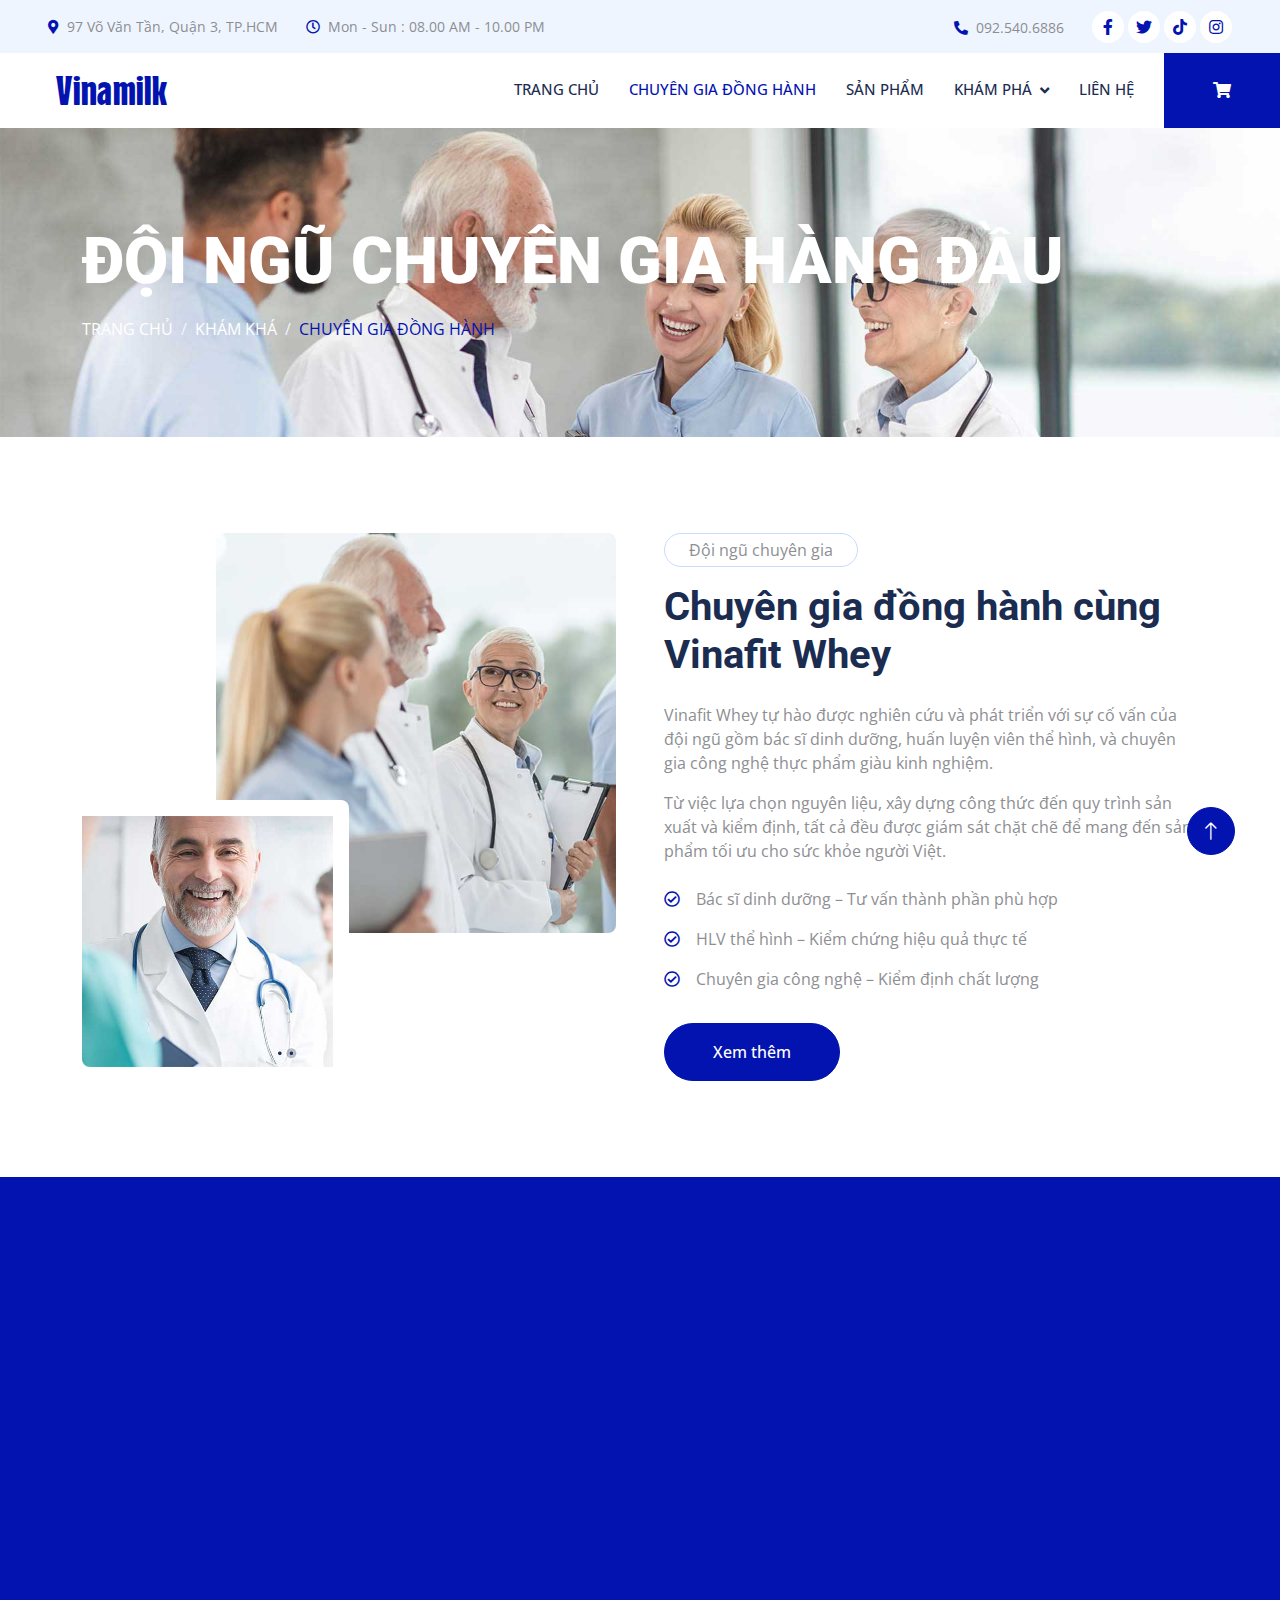
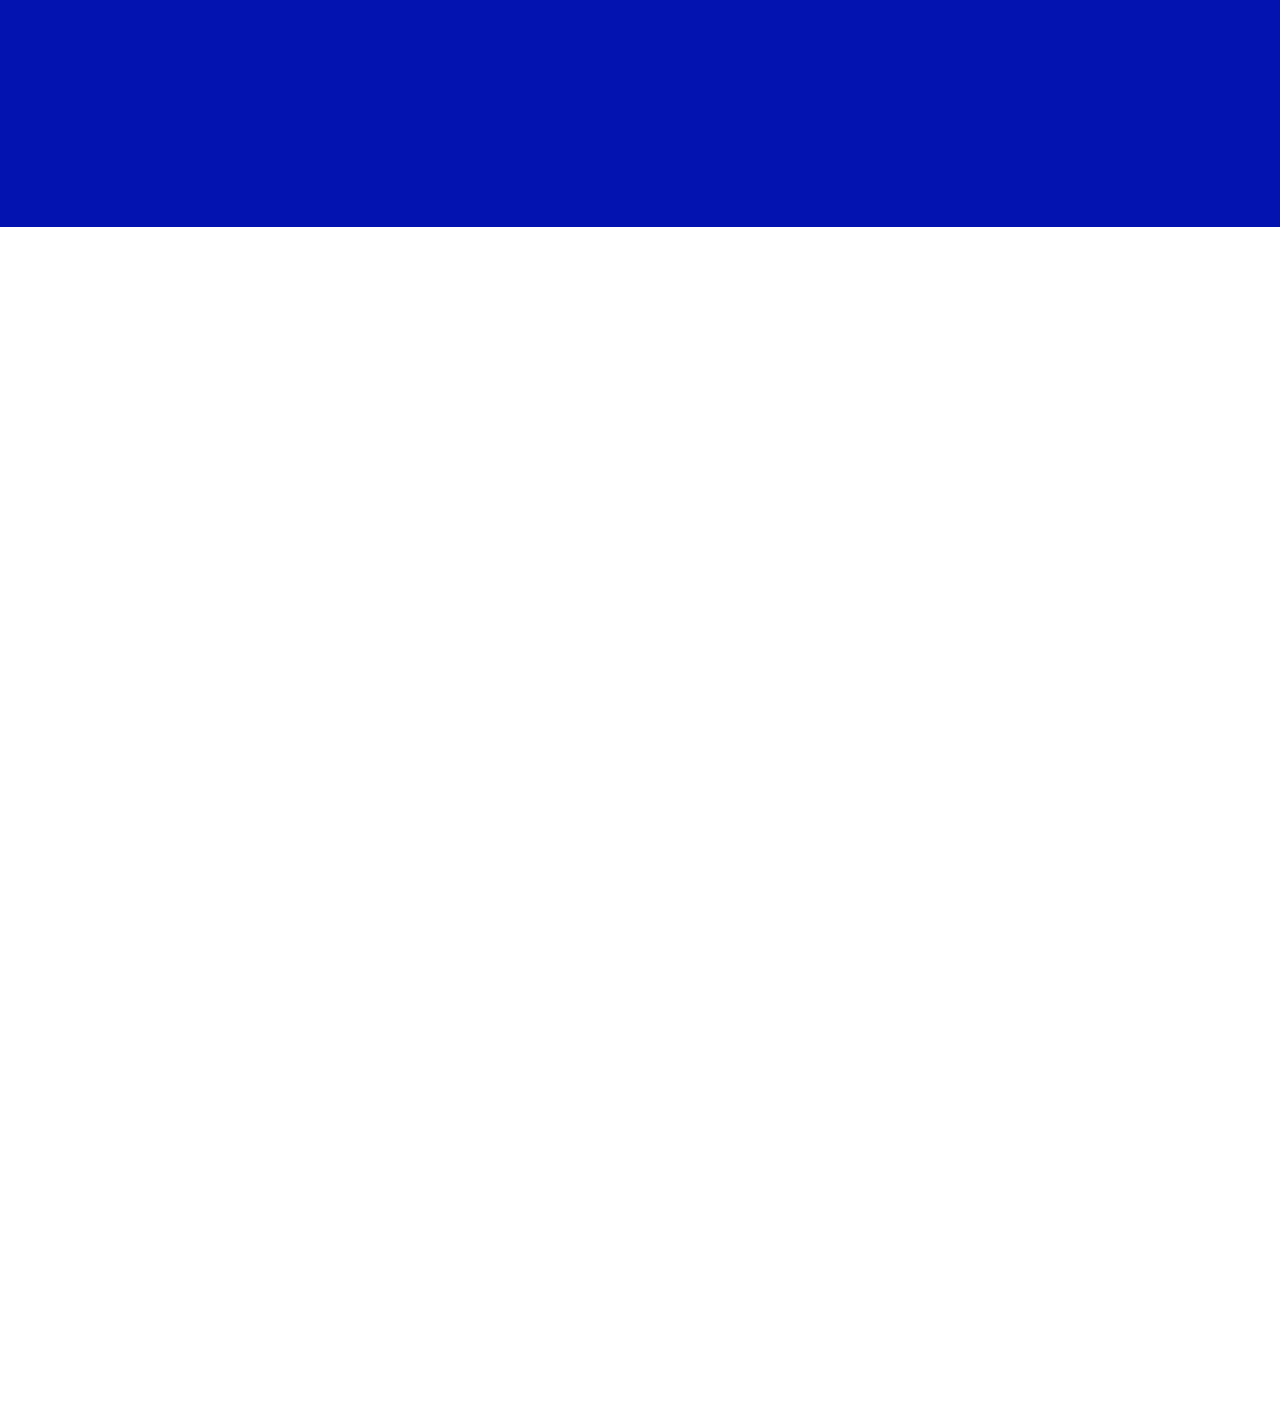
<file: vinafit-main/about.html>
<!DOCTYPE html>
<html lang="en">
<!-- CHUYÊN GIA ĐỒNG HÀNH -->
<head>
    <meta charset="utf-8">
    <title>Vinamilk</title>
    <meta content="width=device-width, initial-scale=1.0" name="viewport">
    <meta content="" name="keywords">
    <meta content="" name="description">

    <!-- Favicon -->
    <link href="img/favicon.ico" rel="icon">
    <link href="https://cdnjs.cloudflare.com/ajax/libs/font-awesome/5.15.4/css/all.min.css" rel="stylesheet">

    <!-- Google Web Fonts -->
    <link rel="preconnect" href="https://fonts.googleapis.com">
    <link rel="preconnect" href="https://fonts.gstatic.com" crossorigin>
    <link href="https://fonts.googleapis.com/css2?family=Open+Sans:wght@400;500&family=Roboto:wght@500;700;900&display=swap" rel="stylesheet"> 

    <!-- Icon Font Stylesheet -->
    <link href="https://cdnjs.cloudflare.com/ajax/libs/font-awesome/5.10.0/css/all.min.css" rel="stylesheet">
    <link href="https://cdn.jsdelivr.net/npm/bootstrap-icons@1.4.1/font/bootstrap-icons.css" rel="stylesheet">

    <!-- Libraries Stylesheet -->
    <link href="lib/animate/animate.min.css" rel="stylesheet">
    <link href="lib/owlcarousel/assets/owl.carousel.min.css" rel="stylesheet">
    <link href="lib/tempusdominus/css/tempusdominus-bootstrap-4.min.css" rel="stylesheet" />

    <!-- Customized Bootstrap Stylesheet -->
    <link href="css/bootstrap.min.css" rel="stylesheet">

    <!-- Template Stylesheet -->
    <link href="css/style.css" rel="stylesheet">
</head>

<body>
    <!-- Spinner Start -->
    <div id="spinner" class="show bg-white position-fixed translate-middle w-100 vh-100 top-50 start-50 d-flex align-items-center justify-content-center">
        <div class="spinner-grow text-primary" style="width: 3rem; height: 3rem;" role="status">
            <span class="sr-only">Loading...</span>
        </div>
    </div>
    <!-- Spinner End -->


     <!-- Topbar Start -->
     <div class="container-fluid bg-light p-0 wow fadeIn" data-wow-delay="0.1s">
        <div class="row gx-0 d-none d-lg-flex">
            <div class="col-lg-7 px-5 text-start">
                <div class="h-100 d-inline-flex align-items-center py-3 me-4">
                    <small class="fa fa-map-marker-alt text-primary me-2"></small>
                    <small>97 Võ Văn Tần, Quận 3, TP.HCM</small>
                </div>
                <div class="h-100 d-inline-flex align-items-center py-3">
                    <small class="far fa-clock text-primary me-2"></small>
                    <small>Mon - Sun : 08.00 AM - 10.00 PM</small>
                </div>
            </div>
            <div class="col-lg-5 px-5 text-end">
                <div class="h-100 d-inline-flex align-items-center py-3 me-4">
                    <small class="fa fa-phone-alt text-primary me-2"></small>
                    <small>092.540.6886</small>
                </div>
                <div class="h-100 d-inline-flex align-items-center">
                    <a class="btn btn-sm-square rounded-circle bg-white text-primary me-1" href=""><i class="fab fa-facebook-f"></i></a>
                    <a class="btn btn-sm-square rounded-circle bg-white text-primary me-1" href=""><i class="fab fa-twitter"></i></a>
                    <a class="btn btn-sm-square rounded-circle bg-white text-primary me-1" href="#">
                        <i class="fab fa-tiktok"></i>
                      </a>
                    <a class="btn btn-sm-square rounded-circle bg-white text-primary me-0" href=""><i class="fab fa-instagram"></i></a>
                </div>
            </div>
        </div>
    </div>
    <!-- Topbar End -->



    <!-- Navbar Start -->
<nav class="navbar navbar-expand-lg bg-white navbar-light sticky-top p-0 wow fadeIn" data-wow-delay="0.1s">
    <a href="index.html" class="navbar-brand d-flex align-items-center px-4 px-lg-5">
        <h1 class="m-0 text-primary logo-vinamilk"><i class="fas fa-cow me-2"></i>Vinamilk</h1>
    </a>
    <button type="button" class="navbar-toggler me-4" data-bs-toggle="collapse" data-bs-target="#navbarCollapse">
        <span class="navbar-toggler-icon"></span>
    </button>
    <div class="collapse navbar-collapse" id="navbarCollapse">
        <div class="navbar-nav ms-auto p-4 p-lg-0">  
            <a href="index.html" class="nav-item nav-link">Trang chủ</a>
            <a href="about.html" class="nav-item nav-link active">Chuyên gia đồng hành</a>
            <a href="service.html" class="nav-item nav-link">Sản phẩm</a>
            <div class="nav-item dropdown">
                <a href="#" class="nav-link dropdown-toggle" data-bs-toggle="dropdown">Khám phá</a>
                <div class="dropdown-menu rounded-0 rounded-bottom m-0">
                    <a href="feature.html" class="dropdown-item">THÀNH PHẦN & LỢI ÍCH</a>
                    <a href="appointment.html" class="dropdown-item">TƯ VẤN DINH DƯỠNG</a>
                    <a href="testimonial.html" class="dropdown-item">ĐÁNH GIÁ</a>
                    <a href="https://new.vinamilk.com.vn/store-list" class="dropdown-item" target="_blank">HỆ THỐNG CỬA HÀNG</a>
                </div>
            </div>
            <a href="contact.html" class="nav-item nav-link">Liên hệ</a>
        </div>
        <!-- Nút giỏ hàng -->
        <a href="giỏhàng.html" class="btn btn-primary rounded-0 py-4 px-lg-5 d-none d-lg-block">
            <i class="fas fa-shopping-cart"></i>
        </a>
    </div>
</nav>
<!-- Navbar End -->


    <!-- Page Header Start -->
    <div class="container-fluid page-header py-5 mb-5 wow fadeIn" data-wow-delay="0.1s">
        <div class="container py-5">
            <h1 class="display-3 text-white mb-3 animated slideInDown">ĐỘI NGŨ CHUYÊN GIA HÀNG ĐẦU</h1>
            <nav aria-label="breadcrumb animated slideInDown">
                <ol class="breadcrumb text-uppercase mb-0">
                    <li class="breadcrumb-item"><a class="text-white" href="#">TRANG CHỦ</a></li>
                    <li class="breadcrumb-item"><a class="text-white" href="#">KHÁM KHÁ</a></li>
                    <li class="breadcrumb-item text-primary active" aria-current="page">CHUYÊN GIA ĐỒNG HÀNH</li>
                </ol>
            </nav>
        </div>
    </div>
    <!-- Page Header End -->


    <!-- About Start -->
    <div class="container-xxl py-5">
        <div class="container">
            <div class="row g-5">
                <div class="col-lg-6 wow fadeIn" data-wow-delay="0.1s">
                    <div class="d-flex flex-column">
                        <img class="img-fluid rounded w-75 align-self-end" src="img/about-1.jpg" alt="">
                        <img class="img-fluid rounded w-50 bg-white pt-3 pe-3" src="img/about-2.jpg" alt="" style="margin-top: -25%;">
                    </div>
                </div>
                <div class="col-lg-6 wow fadeIn" data-wow-delay="0.5s">
                    <p class="d-inline-block border rounded-pill py-1 px-4">Đội ngũ chuyên gia</p>
                    <h1 class="mb-4">Chuyên gia đồng hành cùng Vinafit Whey</h1>
                    <p>Vinafit Whey tự hào được nghiên cứu và phát triển với sự cố vấn của đội ngũ gồm bác sĩ dinh dưỡng, huấn luyện viên thể hình, và chuyên gia công nghệ thực phẩm giàu kinh nghiệm.</p>
                    <p class="mb-4">Từ việc lựa chọn nguyên liệu, xây dựng công thức đến quy trình sản xuất và kiểm định, tất cả đều được giám sát chặt chẽ để mang đến sản phẩm tối ưu cho sức khỏe người Việt.</p>
                    <p><i class="far fa-check-circle text-primary me-3"></i>Bác sĩ dinh dưỡng – Tư vấn thành phần phù hợp</p>
                    <p><i class="far fa-check-circle text-primary me-3"></i>HLV thể hình – Kiểm chứng hiệu quả thực tế</p>
                    <p><i class="far fa-check-circle text-primary me-3"></i>Chuyên gia công nghệ – Kiểm định chất lượng</p>
                    <a class="btn btn-primary rounded-pill py-3 px-5 mt-3" href="#">Xem thêm</a>
                </div>
                
                </div>
            </div>
        </div>
    </div>
    <!-- About End -->


    <!-- Feature Start -->
<!-- Feature Start -->
<div class="container-fluid bg-primary overflow-hidden my-5 px-lg-0">
    <div class="container feature px-lg-0">
        <div class="row g-0 mx-lg-0">
            <div class="col-lg-6 feature-text py-5 wow fadeIn" data-wow-delay="0.1s">
                <div class="p-lg-5 ps-lg-0">
                    <p class="d-inline-block border rounded-pill text-light py-1 px-4">Lý do chọn Vinafit</p>
                    <h1 class="text-white mb-4">Vinafit Whey – Đáng tin từ chất lượng đến trải nghiệm</h1>
                    <p class="text-white mb-4 pb-2">Không chỉ là whey protein, Vinafit mang đến giải pháp toàn diện cho gymer, người ăn kiêng và sống khỏe. Từ công thức chuẩn hóa quốc tế đến khẩu vị thuần Việt – tất cả vì sức khỏe người dùng.</p>
                        <div class="row g-4">
                            <div class="col-6">
                                <div class="d-flex align-items-center">
                                    <div class="d-flex flex-shrink-0 align-items-center justify-content-center rounded-circle bg-light" style="width: 55px; height: 55px;">
                                        <i class="fa fa-user-md text-primary"></i>
                                    </div>
                                    <div class="ms-4">
                                        <p class="text-white mb-2">Cố vấn chuyên gia</p>
                                        <h5 class="text-white mb-0">Bác sĩ & HLV thể hình</h5>
                                    </div>
                                </div>
                            </div>
                            <div class="col-6">
                                <div class="d-flex align-items-center">
                                    <div class="d-flex flex-shrink-0 align-items-center justify-content-center rounded-circle bg-light" style="width: 55px; height: 55px;">
                                        <i class="fa fa-check text-primary"></i>
                                    </div>
                                    <div class="ms-4">
                                        <p class="text-white mb-2">Kiểm định nghiêm ngặt</p>
                                        <h5 class="text-white mb-0">Không chất cấm</h5>
                                    </div>
                                </div>
                            </div>
                            <div class="col-6">
                                <div class="d-flex align-items-center">
                                    <div class="d-flex flex-shrink-0 align-items-center justify-content-center rounded-circle bg-light" style="width: 55px; height: 55px;">
                                        <i class="fa fa-comment-medical text-primary"></i>
                                    </div>
                                    <div class="ms-4">
                                        <p class="text-white mb-2">Dịch vụ tận tâm</p>
                                        <h5 class="text-white mb-0">Tư vấn dinh dưỡng</h5>
                                    </div>
                                </div>
                            </div>
                            <div class="col-6">
                                <div class="d-flex align-items-center">
                                    <div class="d-flex flex-shrink-0 align-items-center justify-content-center rounded-circle bg-light" style="width: 55px; height: 55px;">
                                        <i class="fa fa-headphones text-primary"></i>
                                    </div>
                                    <div class="ms-4">
                                        <p class="text-white mb-2">Hỗ trợ 24/7</p>
                                        <h5 class="text-white mb-0">Kênh đa nền tảng</h5>
                                    </div>
                                </div>
                            </div>
                        </div>
                    </div>
                </div>
                <div class="col-lg-6 pe-lg-0 wow fadeIn" data-wow-delay="0.5s" style="min-height: 400px;">
                    <div class="position-relative h-100">
                        <img class="position-absolute img-fluid w-100 h-100" src="img/feature.jpg" style="object-fit: cover;" alt="">
                    </div>
                </div>
            </div>
        </div>
    </div>
    <!-- Feature End -->


    <!-- Team Start -->
<div class="container-xxl py-5">
    <div class="container">
        <div class="text-center mx-auto mb-5 wow fadeInUp" data-wow-delay="0.1s" style="max-width: 600px;">
            <p class="d-inline-block border rounded-pill py-1 px-4">ĐỘI NGŨ CHUYÊN GIA</p>
            <h1>Đồng hành cùng Vinafit Whey</h1>
        </div>
        <div class="row g-4">

            <!-- Chuyên gia 1 -->
            <div class="col-lg-3 col-md-6 wow fadeInUp" data-wow-delay="0.1s">
                <div class="team-item position-relative rounded overflow-hidden">
                    <div class="overflow-hidden">
                        <img class="img-fluid" src="img/team-1.jpg" alt="">
                    </div>
                    <div class="team-text bg-light text-center p-4">
                        <h5>TS. Ngô Thị Minh Thoa</h5>
                        <p class="text-primary">Chuyên gia dinh dưỡng lâm sàng</p>
                        <div class="team-social text-center">
                            <a class="btn btn-square" href="#"><i class="fab fa-facebook-f"></i></a>
                            <a class="btn btn-square" href="#"><i class="fab fa-linkedin-in"></i></a>
                            <a class="btn btn-square" href="#"><i class="fab fa-instagram"></i></a>
                        </div>
                    </div>
                </div>
            </div>

            <!-- Chuyên gia 2 -->
            <div class="col-lg-3 col-md-6 wow fadeInUp" data-wow-delay="0.3s">
                <div class="team-item position-relative rounded overflow-hidden">
                    <div class="overflow-hidden">
                        <img class="img-fluid" src="img/team-2.jpg" alt="">
                    </div>
                    <div class="team-text bg-light text-center p-4">
                        <h5>BS. Lê Tần Thịnh</h5>
                        <p class="text-primary">Bác sĩ tư vấn sức khỏe tổng quát</p>
                        <div class="team-social text-center">
                            <a class="btn btn-square" href="#"><i class="fab fa-facebook-f"></i></a>
                            <a class="btn btn-square" href="#"><i class="fab fa-twitter"></i></a>
                            <a class="btn btn-square" href="#"><i class="fab fa-instagram"></i></a>
                        </div>
                    </div>
                </div>
            </div>

            <!-- Chuyên gia 3 -->
            <div class="col-lg-3 col-md-6 wow fadeInUp" data-wow-delay="0.5s">
                <div class="team-item position-relative rounded overflow-hidden">
                    <div class="overflow-hidden">
                        <img class="img-fluid" src="img/3 (3).png" alt="">
                    </div>
                    <div class="team-text bg-light text-center p-4">
                        <h5>HLV Trịnh Tuấn Anh</h5>
                        <p class="text-primary">Chuyên gia thể hình & tăng cơ</p>
                        <div class="team-social text-center">
                            <a class="btn btn-square" href="#"><i class="fab fa-facebook-f"></i></a>
                            <a class="btn btn-square" href="#"><i class="fab fa-youtube"></i></a>
                            <a class="btn btn-square" href="#"><i class="fab fa-instagram"></i></a>
                        </div>
                    </div>
                </div>
            </div>

            <!-- Chuyên gia 4 -->
            <div class="col-lg-3 col-md-6 wow fadeInUp" data-wow-delay="0.7s">
                <div class="team-item position-relative rounded overflow-hidden">
                    <div class="overflow-hidden">
                        <img class="img-fluid" src="img/4 (2).png" alt="">
                    </div>
                    <div class="team-text bg-light text-center p-4">
                        <h5>Coach Phạm Xuân Sơn</h5>
                        <p class="text-primary">Chuyên gia lối sống & eat clean</p>
                        <div class="team-social text-center">
                            <a class="btn btn-square" href="#"><i class="fab fa-facebook-f"></i></a>
                            <a class="btn btn-square" href="#"><i class="fab fa-tiktok"></i></a>
                            <a class="btn btn-square" href="#"><i class="fab fa-instagram"></i></a>
                        </div>
                    </div>
                </div>
            </div>

        </div>
    </div>
</div>
<!-- Team End -->
        

       <!-- Footer Start -->
<div class="container-fluid bg-dark text-light footer mt-5 pt-5 wow fadeIn" data-wow-delay="0.1s">
    <div class="container py-5">
        <div class="row g-5">

            <!-- Cột 1: Thông tin liên hệ -->
            <div class="col-lg-3 col-md-6">
                <h5 class="text-light mb-4">Thông tin liên hệ</h5>
                <p class="mb-2"><i class="fa fa-map-marker-alt me-3"></i>97 Võ Văn Tần, Quận 3, TP.HCM</p>
                <p class="mb-2"><i class="fa fa-phone-alt me-3"></i>092.540.6886</p>
                <p class="mb-2"><i class="fa fa-envelope me-3"></i>support@vinafitwhey.vn</p>
                <div class="d-flex pt-2">
                    <a class="btn btn-outline-light btn-social rounded-circle" href="#"><i class="fab fa-facebook-f"></i></a>
                    <a class="btn btn-outline-light btn-social rounded-circle" href="#"><i class="fab fa-instagram"></i></a>
                    <a class="btn btn-outline-light btn-social rounded-circle" href="#"><i class="fab fa-tiktok"></i></a>
                    <a class="btn btn-outline-light btn-social rounded-circle" href="#"><i class="fab fa-youtube"></i></a>
                </div>
            </div>

            <!-- Cột 2: Sản phẩm -->
            <div class="col-lg-3 col-md-6">
                <h5 class="text-light mb-4">Sản phẩm</h5>
                <a class="btn btn-link" href="#">Whey Vị Socola</a>
                <a class="btn btn-link" href="#">Whey Vị Dâu</a>
                <a class="btn btn-link" href="#">Whey Vị Cà Phê</a>
                <a class="btn btn-link" href="#">Whey Isolate</a>
                <a class="btn btn-link" href="#">Protein Dạng Uống</a>
            </div>

            <!-- Cột 3: Hỗ trợ -->
            <div class="col-lg-3 col-md-6">
                <h5 class="text-light mb-4">Hỗ trợ</h5>
                <a class="btn btn-link" href="#">Về chúng tôi</a>
                <a class="btn btn-link" href="dieukhoan.html">Điều khoản dịch vụ</a>
                <a class="btn btn-link" href="chinhsachchung.html">Chính sách chung</a>
                <a class="btn btn-link" href="chinhsachbaomat.html">Chính sách bảo mật</a>
                <a class="btn btn-link" href="#">Liên hệ</a>
            </div>

            <!-- Cột 4: Đăng ký nhận thông tin -->
            <div class="col-lg-3 col-md-6">
                <h5 class="text-light mb-4">Nhận thông tin ưu đãi</h5>
                <p>Đăng ký để nhận khuyến mãi độc quyền, thông tin sản phẩm và mẹo dinh dưỡng mỗi tuần từ Vinafit.</p>
                <div class="position-relative mx-auto" style="max-width: 400px;">
                    <input class="form-control border-0 w-100 py-3 ps-4 pe-5" type="text" placeholder="Nhập email của bạn">
                    <button type="button" class="btn btn-primary py-2 position-absolute top-0 end-0 mt-2 me-2">Đăng ký</button>
                </div>
            </div>

        </div>
    </div>

    <!-- Bản quyền -->
    <div class="container">
        <div class="copyright">
            <div class="row">
                <div class="col-md-6 text-center text-md-start mb-3 mb-md-0">
                    &copy; <a class="border-bottom" href="#">Vinafit Whey</a> – Sản phẩm của Vinamilk. Đã đăng ký bản quyền.
                </div>
                <div class="col-md-6 text-center text-md-end">
                    Thiết kế bởi <a class="border-bottom" href="https://zzyakenzz.github.io/">Le Tan Thinh</a>
                </div>
            </div>
        </div>
    </div>
</div>
<!-- Footer End -->



    <!-- Back to Top -->
    <a href="#" class="btn btn-lg btn-primary btn-lg-square rounded-circle back-to-top"><i class="bi bi-arrow-up"></i></a>


    <!-- JavaScript Libraries -->
    <script src="https://code.jquery.com/jquery-3.4.1.min.js"></script>
    <script src="https://cdn.jsdelivr.net/npm/bootstrap@5.0.0/dist/js/bootstrap.bundle.min.js"></script>
    <script src="lib/wow/wow.min.js"></script>
    <script src="lib/easing/easing.min.js"></script>
    <script src="lib/waypoints/waypoints.min.js"></script>
    <script src="lib/counterup/counterup.min.js"></script>
    <script src="lib/owlcarousel/owl.carousel.min.js"></script>
    <script src="lib/tempusdominus/js/moment.min.js"></script>
    <script src="lib/tempusdominus/js/moment-timezone.min.js"></script>
    <script src="lib/tempusdominus/js/tempusdominus-bootstrap-4.min.js"></script>

    <!-- Template Javascript -->
    <script src="js/main.js"></script>
</body>

</html>
</file>
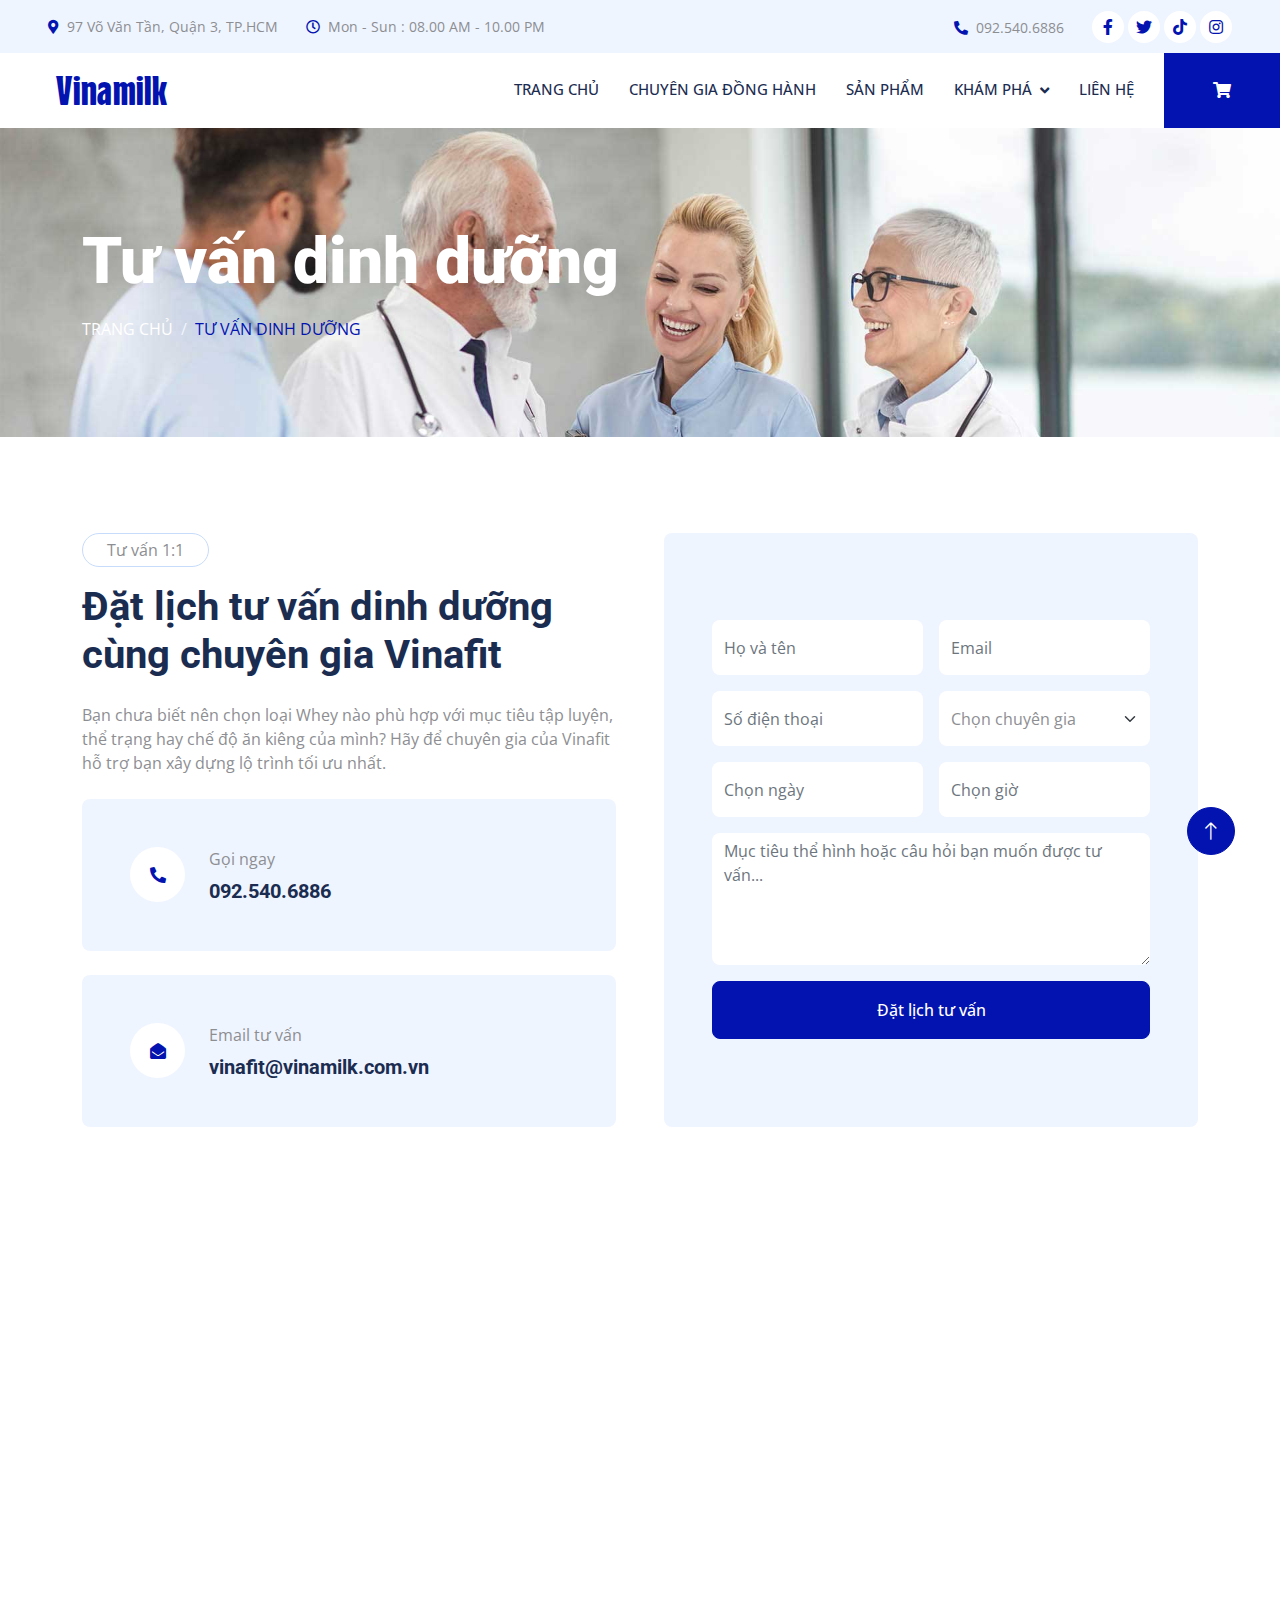
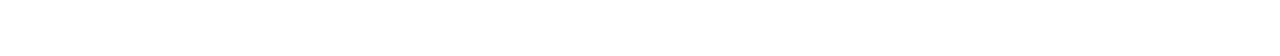
<file: vinafit-main/appointment.html>
<!DOCTYPE html>
<html lang="en">

<head>
    <meta charset="utf-8">
    <title>VinaFit Whey - PRODUCT Website</title>
    <meta content="width=device-width, initial-scale=1.0" name="viewport">
    <meta content="" name="keywords">
    <meta content="" name="description">

    <!-- Favicon -->
    <link href="img/favicon.ico" rel="icon">

    <!-- Google Web Fonts -->
    <link rel="preconnect" href="https://fonts.googleapis.com">
    <link rel="preconnect" href="https://fonts.gstatic.com" crossorigin>
    <link href="https://fonts.googleapis.com/css2?family=Open+Sans:wght@400;500&family=Roboto:wght@500;700;900&display=swap" rel="stylesheet"> 

    <!-- Icon Font Stylesheet -->
    <link href="https://cdnjs.cloudflare.com/ajax/libs/font-awesome/5.10.0/css/all.min.css" rel="stylesheet">
    <link href="https://cdn.jsdelivr.net/npm/bootstrap-icons@1.4.1/font/bootstrap-icons.css" rel="stylesheet">

    <!-- Libraries Stylesheet -->
    <link href="lib/animate/animate.min.css" rel="stylesheet">
    <link href="lib/owlcarousel/assets/owl.carousel.min.css" rel="stylesheet">
    <link href="lib/tempusdominus/css/tempusdominus-bootstrap-4.min.css" rel="stylesheet" />

    <!-- Customized Bootstrap Stylesheet -->
    <link href="css/bootstrap.min.css" rel="stylesheet">

    <!-- Template Stylesheet -->
    <link href="css/style.css" rel="stylesheet">
</head>

<body>
    <!-- Spinner Start -->
    <div id="spinner" class="show bg-white position-fixed translate-middle w-100 vh-100 top-50 start-50 d-flex align-items-center justify-content-center">
        <div class="spinner-grow text-primary" style="width: 3rem; height: 3rem;" role="status">
            <span class="sr-only">Loading...</span>
        </div>
    </div>
    <!-- Spinner End -->


     <!-- Topbar Start -->
     <div class="container-fluid bg-light p-0 wow fadeIn" data-wow-delay="0.1s">
        <div class="row gx-0 d-none d-lg-flex">
            <div class="col-lg-7 px-5 text-start">
                <div class="h-100 d-inline-flex align-items-center py-3 me-4">
                    <small class="fa fa-map-marker-alt text-primary me-2"></small>
                    <small>97 Võ Văn Tần, Quận 3, TP.HCM</small>
                </div>
                <div class="h-100 d-inline-flex align-items-center py-3">
                    <small class="far fa-clock text-primary me-2"></small>
                    <small>Mon - Sun : 08.00 AM - 10.00 PM</small>
                </div>
            </div>
            <div class="col-lg-5 px-5 text-end">
                <div class="h-100 d-inline-flex align-items-center py-3 me-4">
                    <small class="fa fa-phone-alt text-primary me-2"></small>
                    <small>092.540.6886</small>
                </div>
                <div class="h-100 d-inline-flex align-items-center">
                    <a class="btn btn-sm-square rounded-circle bg-white text-primary me-1" href=""><i class="fab fa-facebook-f"></i></a>
                    <a class="btn btn-sm-square rounded-circle bg-white text-primary me-1" href=""><i class="fab fa-twitter"></i></a>
                    <a class="btn btn-sm-square rounded-circle bg-white text-primary me-1" href="#">
                        <i class="fab fa-tiktok"></i>
                      </a>
                    <a class="btn btn-sm-square rounded-circle bg-white text-primary me-0" href=""><i class="fab fa-instagram"></i></a>
                </div>
            </div>
        </div>
    </div>
    <!-- Topbar End -->



   <!-- Navbar Start -->
<nav class="navbar navbar-expand-lg bg-white navbar-light sticky-top p-0 wow fadeIn" data-wow-delay="0.1s">
    <a href="index.html" class="navbar-brand d-flex align-items-center px-4 px-lg-5">
        <h1 class="m-0 text-primary logo-vinamilk"><i class="fas fa-cow me-2"></i>Vinamilk</h1>
    </a>
    <button type="button" class="navbar-toggler me-4" data-bs-toggle="collapse" data-bs-target="#navbarCollapse">
        <span class="navbar-toggler-icon"></span>
    </button>
    <div class="collapse navbar-collapse" id="navbarCollapse">
        <div class="navbar-nav ms-auto p-4 p-lg-0">  
            <a href="index.html" class="nav-item nav-link">Trang chủ</a>
            <a href="about.html" class="nav-item nav-link">Chuyên gia đồng hành</a>
            <a href="service.html" class="nav-item nav-link">Sản phẩm</a>
            <div class="nav-item dropdown">
                <a href="#" class="nav-link dropdown-toggle" data-bs-toggle="dropdown">Khám phá</a>
                <div class="dropdown-menu rounded-0 rounded-bottom m-0">
                    <a href="feature.html" class="dropdown-item">THÀNH PHẦN & LỢI ÍCH</a>
                    <a href="appointment.html" class="dropdown-item active">TƯ VẤN DINH DƯỠNG</a>
                    <a href="testimonial.html" class="dropdown-item">ĐÁNH GIÁ</a>
                    <a href="https://new.vinamilk.com.vn/store-list" class="dropdown-item" target="_blank">HỆ THỐNG CỬA HÀNG</a>
                </div>
            </div>
            <a href="contact.html" class="nav-item nav-link">Liên hệ</a>
        </div>
        <!-- Nút giỏ hàng -->
        <a href="giỏhàng.html" class="btn btn-primary rounded-0 py-4 px-lg-5 d-none d-lg-block">
            <i class="fas fa-shopping-cart"></i>
        </a>
    </div>
</nav>
<!-- Navbar End -->

    <!-- Page Header Start -->
<div class="container-fluid page-header py-5 mb-5 wow fadeIn" data-wow-delay="0.1s">
    <div class="container py-5">
        <h1 class="display-3 text-white mb-3 animated slideInDown">Tư vấn dinh dưỡng</h1>
        <nav aria-label="breadcrumb animated slideInDown">
            <ol class="breadcrumb text-uppercase mb-0">
                <li class="breadcrumb-item"><a class="text-white" href="#">Trang chủ</a></li>
                <li class="breadcrumb-item text-primary active" aria-current="page">Tư vấn dinh dưỡng</li>
            </ol>
        </nav>
    </div>
</div>
<!-- Page Header End -->


<!-- Appointment Start -->
<div class="container-xxl py-5">
    <div class="container">
        <div class="row g-5">
            <div class="col-lg-6 wow fadeInUp" data-wow-delay="0.1s">
                <p class="d-inline-block border rounded-pill py-1 px-4">Tư vấn 1:1</p>
                <h1 class="mb-4">Đặt lịch tư vấn dinh dưỡng cùng chuyên gia Vinafit</h1>
                <p class="mb-4">Bạn chưa biết nên chọn loại Whey nào phù hợp với mục tiêu tập luyện, thể trạng hay chế độ ăn kiêng của mình? Hãy để chuyên gia của Vinafit hỗ trợ bạn xây dựng lộ trình tối ưu nhất.</p>
                <div class="bg-light rounded d-flex align-items-center p-5 mb-4">
                    <div class="d-flex flex-shrink-0 align-items-center justify-content-center rounded-circle bg-white" style="width: 55px; height: 55px;">
                        <i class="fa fa-phone-alt text-primary"></i>
                    </div>
                    <div class="ms-4">
                        <p class="mb-2">Gọi ngay</p>
                        <h5 class="mb-0">092.540.6886</h5>
                    </div>
                </div>
                <div class="bg-light rounded d-flex align-items-center p-5">
                    <div class="d-flex flex-shrink-0 align-items-center justify-content-center rounded-circle bg-white" style="width: 55px; height: 55px;">
                        <i class="fa fa-envelope-open text-primary"></i>
                    </div>
                    <div class="ms-4">
                        <p class="mb-2">Email tư vấn</p>
                        <h5 class="mb-0">vinafit@vinamilk.com.vn</h5>
                    </div>
                </div>
            </div>

            <!-- Form -->
            <div class="col-lg-6 wow fadeInUp" data-wow-delay="0.5s">
                <div class="bg-light rounded h-100 d-flex align-items-center p-5">
                    <form>
                        <div class="row g-3">
                            <div class="col-12 col-sm-6">
                                <input type="text" class="form-control border-0" placeholder="Họ và tên" style="height: 55px;">
                            </div>
                            <div class="col-12 col-sm-6">
                                <input type="email" class="form-control border-0" placeholder="Email" style="height: 55px;">
                            </div>
                            <div class="col-12 col-sm-6">
                                <input type="text" class="form-control border-0" placeholder="Số điện thoại" style="height: 55px;">
                            </div>
                            <div class="col-12 col-sm-6">
                                <select class="form-select border-0" style="height: 55px;">
                                    <option selected>Chọn chuyên gia</option>
                                    <option value="1">Chuyên gia dinh dưỡng</option>
                                    <option value="2">Huấn luyện viên thể hình</option>
                                    <option value="3">Bác sĩ tư vấn sức khỏe</option>
                                </select>
                            </div>
                            <div class="col-12 col-sm-6">
                                <div class="date" id="date" data-target-input="nearest">
                                    <input type="text" class="form-control border-0 datetimepicker-input"
                                        placeholder="Chọn ngày" data-target="#date" data-toggle="datetimepicker" style="height: 55px;">
                                </div>
                            </div>
                            <div class="col-12 col-sm-6">
                                <div class="time" id="time" data-target-input="nearest">
                                    <input type="text" class="form-control border-0 datetimepicker-input"
                                        placeholder="Chọn giờ" data-target="#time" data-toggle="datetimepicker" style="height: 55px;">
                                </div>
                            </div>
                            <div class="col-12">
                                <textarea class="form-control border-0" rows="5" placeholder="Mục tiêu thể hình hoặc câu hỏi bạn muốn được tư vấn..."></textarea>
                            </div>
                            <div class="col-12">
                                <button class="btn btn-primary w-100 py-3" type="submit">Đặt lịch tư vấn</button>
                            </div>
                        </div>
                    </form>
                </div>
            </div>

        </div>
    </div>
</div>
<!-- Appointment End -->
        

       <!-- Footer Start -->
<div class="container-fluid bg-dark text-light footer mt-5 pt-5 wow fadeIn" data-wow-delay="0.1s">
    <div class="container py-5">
        <div class="row g-5">

            <!-- Cột 1: Thông tin liên hệ -->
            <div class="col-lg-3 col-md-6">
                <h5 class="text-light mb-4">Thông tin liên hệ</h5>
                <p class="mb-2"><i class="fa fa-map-marker-alt me-3"></i>97 Võ Văn Tần, Quận 3, TP.HCM</p>
                <p class="mb-2"><i class="fa fa-phone-alt me-3"></i>092.540.6886</p>
                <p class="mb-2"><i class="fa fa-envelope me-3"></i>support@vinafitwhey.vn</p>
                <div class="d-flex pt-2">
                    <a class="btn btn-outline-light btn-social rounded-circle" href="#"><i class="fab fa-facebook-f"></i></a>
                    <a class="btn btn-outline-light btn-social rounded-circle" href="#"><i class="fab fa-instagram"></i></a>
                    <a class="btn btn-outline-light btn-social rounded-circle" href="#"><i class="fab fa-tiktok"></i></a>
                    <a class="btn btn-outline-light btn-social rounded-circle" href="#"><i class="fab fa-youtube"></i></a>
                </div>
            </div>

            <!-- Cột 2: Sản phẩm -->
            <div class="col-lg-3 col-md-6">
                <h5 class="text-light mb-4">Sản phẩm</h5>
                <a class="btn btn-link" href="#">Whey Vị Socola</a>
                <a class="btn btn-link" href="#">Whey Vị Dâu</a>
                <a class="btn btn-link" href="#">Whey Vị Cà Phê</a>
                <a class="btn btn-link" href="#">Whey Isolate</a>
                <a class="btn btn-link" href="#">Protein Dạng Uống</a>
            </div>

            <!-- Cột 3: Hỗ trợ -->
            <div class="col-lg-3 col-md-6">
                <h5 class="text-light mb-4">Hỗ trợ</h5>
                <a class="btn btn-link" href="#">Về chúng tôi</a>
                <a class="btn btn-link" href="dieukhoan.html">Điều khoản dịch vụ</a>
                <a class="btn btn-link" href="chinhsachchung.html">Chính sách chung</a>
                <a class="btn btn-link" href="chinhsachbaomat.html">Chính sách bảo mật</a>
                <a class="btn btn-link" href="#">Liên hệ</a>
            </div>

            <!-- Cột 4: Đăng ký nhận thông tin -->
            <div class="col-lg-3 col-md-6">
                <h5 class="text-light mb-4">Nhận thông tin ưu đãi</h5>
                <p>Đăng ký để nhận khuyến mãi độc quyền, thông tin sản phẩm và mẹo dinh dưỡng mỗi tuần từ Vinafit.</p>
                <div class="position-relative mx-auto" style="max-width: 400px;">
                    <input class="form-control border-0 w-100 py-3 ps-4 pe-5" type="text" placeholder="Nhập email của bạn">
                    <button type="button" class="btn btn-primary py-2 position-absolute top-0 end-0 mt-2 me-2">Đăng ký</button>
                </div>
            </div>

        </div>
    </div>

    <!-- Bản quyền -->
    <div class="container">
        <div class="copyright">
            <div class="row">
                <div class="col-md-6 text-center text-md-start mb-3 mb-md-0">
                    &copy; <a class="border-bottom" href="#">Vinafit Whey</a> – Sản phẩm của Vinamilk. Đã đăng ký bản quyền.
                </div>
                <div class="col-md-6 text-center text-md-end">
                    Thiết kế bởi <a class="border-bottom" href="https://zzyakenzz.github.io/">Le Tan Thinh</a>
                </div>
            </div>
        </div>
    </div>
</div>
<!-- Footer End -->



    <!-- Back to Top -->
    <a href="#" class="btn btn-lg btn-primary btn-lg-square rounded-circle back-to-top"><i class="bi bi-arrow-up"></i></a>


    <!-- JavaScript Libraries -->
    <script src="https://code.jquery.com/jquery-3.4.1.min.js"></script>
    <script src="https://cdn.jsdelivr.net/npm/bootstrap@5.0.0/dist/js/bootstrap.bundle.min.js"></script>
    <script src="lib/wow/wow.min.js"></script>
    <script src="lib/easing/easing.min.js"></script>
    <script src="lib/waypoints/waypoints.min.js"></script>
    <script src="lib/counterup/counterup.min.js"></script>
    <script src="lib/owlcarousel/owl.carousel.min.js"></script>
    <script src="lib/tempusdominus/js/moment.min.js"></script>
    <script src="lib/tempusdominus/js/moment-timezone.min.js"></script>
    <script src="lib/tempusdominus/js/tempusdominus-bootstrap-4.min.js"></script>

    <!-- Template Javascript -->
    <script src="js/main.js"></script>
</body>

</html>
</file>
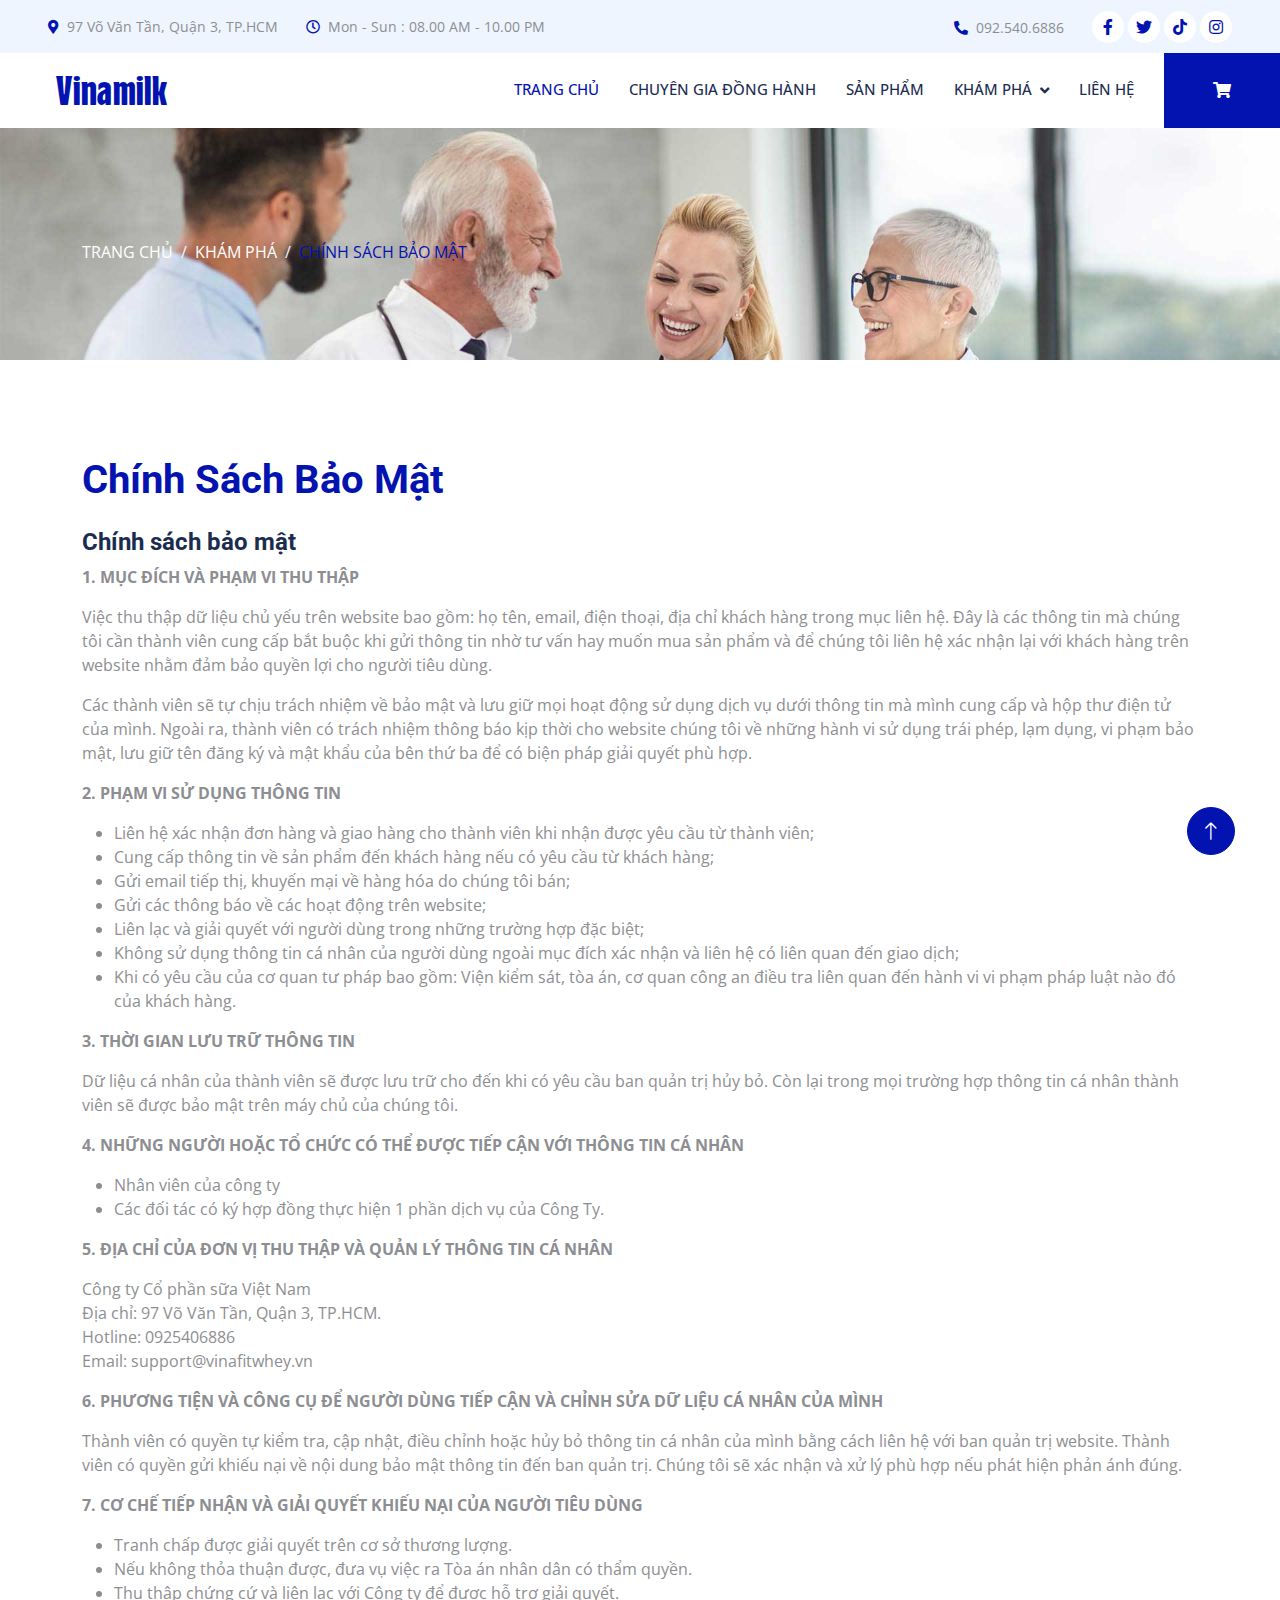
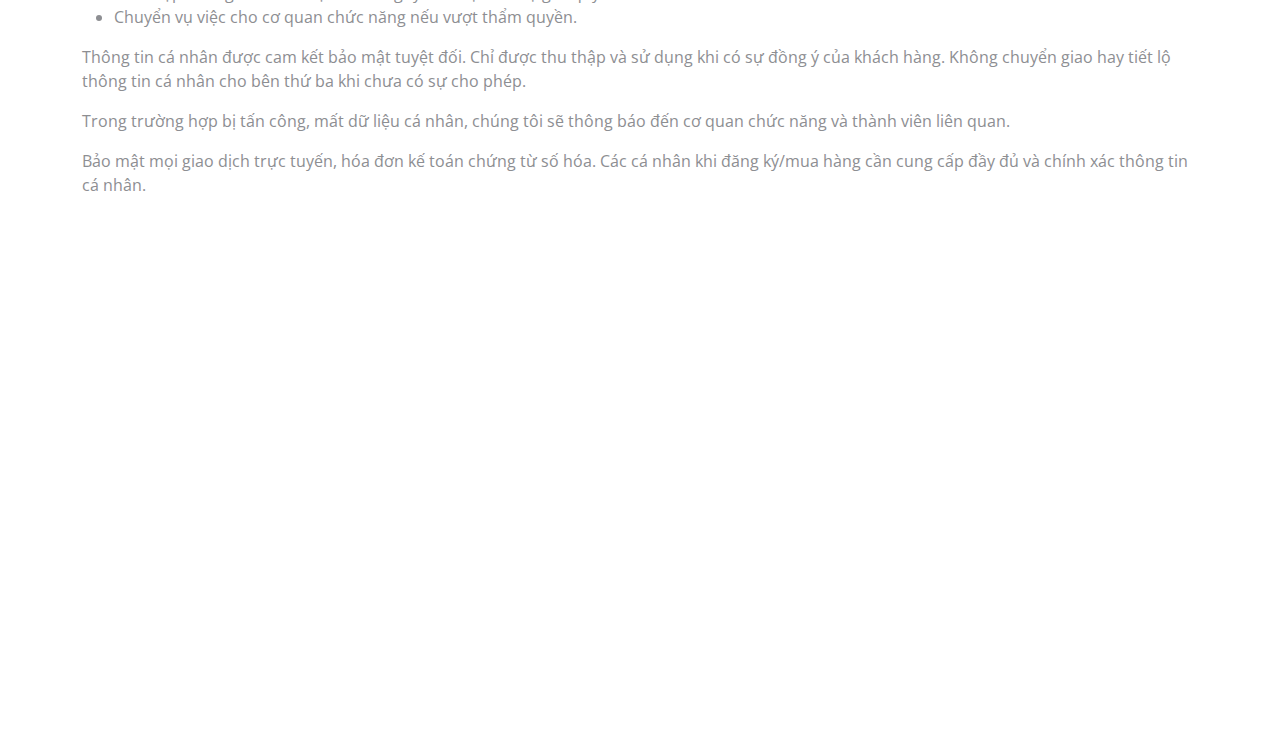
<file: vinafit-main/chinhsachbaomat.html>
<!DOCTYPE html>
<html lang="en">

<head>
    <meta charset="utf-8">
    <title>Vinamilk</title>
    <meta content="width=device-width, initial-scale=1.0" name="viewport">
    <meta content="" name="keywords">
    <meta content="" name="description">

    <!-- Favicon -->
    <link href="img/favicon.ico" rel="icon">
    <link href="https://cdnjs.cloudflare.com/ajax/libs/font-awesome/5.15.4/css/all.min.css" rel="stylesheet">

    <!-- Google Web Fonts -->
    <link rel="preconnect" href="https://fonts.googleapis.com">
    <link rel="preconnect" href="https://fonts.gstatic.com" crossorigin>
    <link href="https://fonts.googleapis.com/css2?family=Open+Sans:wght@400;500&family=Roboto:wght@500;700;900&display=swap" rel="stylesheet"> 

    <!-- Icon Font Stylesheet -->
    <link href="https://cdnjs.cloudflare.com/ajax/libs/font-awesome/5.10.0/css/all.min.css" rel="stylesheet">
    <link href="https://cdn.jsdelivr.net/npm/bootstrap-icons@1.4.1/font/bootstrap-icons.css" rel="stylesheet">

    <!-- Libraries Stylesheet -->
    <link href="lib/animate/animate.min.css" rel="stylesheet">
    <link href="lib/owlcarousel/assets/owl.carousel.min.css" rel="stylesheet">
    <link href="lib/tempusdominus/css/tempusdominus-bootstrap-4.min.css" rel="stylesheet" />

    <!-- Customized Bootstrap Stylesheet -->
    <link href="css/bootstrap.min.css" rel="stylesheet">

    <!-- Template Stylesheet -->
    <link href="css/style.css" rel="stylesheet">
</head>

<body>
    <!-- Spinner Start -->
    <div id="spinner" class="show bg-white position-fixed translate-middle w-100 vh-100 top-50 start-50 d-flex align-items-center justify-content-center">
        <div class="spinner-grow text-primary" style="width: 3rem; height: 3rem;" role="status">
            <span class="sr-only">Loading...</span>
        </div>
    </div>
    <!-- Spinner End -->


      <!-- Topbar Start -->
    <div class="container-fluid bg-light p-0 wow fadeIn" data-wow-delay="0.1s">
        <div class="row gx-0 d-none d-lg-flex">
            <div class="col-lg-7 px-5 text-start">
                <div class="h-100 d-inline-flex align-items-center py-3 me-4">
                    <small class="fa fa-map-marker-alt text-primary me-2"></small>
                    <small>97 Võ Văn Tần, Quận 3, TP.HCM</small>
                </div>
                <div class="h-100 d-inline-flex align-items-center py-3">
                    <small class="far fa-clock text-primary me-2"></small>
                    <small>Mon - Sun : 08.00 AM - 10.00 PM</small>
                </div>
            </div>
            <div class="col-lg-5 px-5 text-end">
                <div class="h-100 d-inline-flex align-items-center py-3 me-4">
                    <small class="fa fa-phone-alt text-primary me-2"></small>
                    <small>092.540.6886</small>
                </div>
                <div class="h-100 d-inline-flex align-items-center">
                    <a class="btn btn-sm-square rounded-circle bg-white text-primary me-1" href=""><i class="fab fa-facebook-f"></i></a>
                    <a class="btn btn-sm-square rounded-circle bg-white text-primary me-1" href=""><i class="fab fa-twitter"></i></a>
                    <a class="btn btn-sm-square rounded-circle bg-white text-primary me-1" href="#">
                        <i class="fab fa-tiktok"></i>
                      </a>

                    <a class="btn btn-sm-square rounded-circle bg-white text-primary me-0" href=""><i class="fab fa-instagram"></i></a>
                </div>
            </div>
        </div>
    </div>
    <!-- Topbar End -->



   <!-- Navbar Start -->
<nav class="navbar navbar-expand-lg bg-white navbar-light sticky-top p-0 wow fadeIn" data-wow-delay="0.1s">
    <a href="index.html" class="navbar-brand d-flex align-items-center px-4 px-lg-5">
        <h1 class="m-0 text-primary logo-vinamilk"><i class="fas fa-cow me-2"></i>Vinamilk</h1>
    </a>
    <button type="button" class="navbar-toggler me-4" data-bs-toggle="collapse" data-bs-target="#navbarCollapse">
        <span class="navbar-toggler-icon"></span>
    </button>
    <div class="collapse navbar-collapse" id="navbarCollapse">
        <div class="navbar-nav ms-auto p-4 p-lg-0">  
            <a href="index.html" class="nav-item nav-link active">Trang chủ</a>
            <a href="about.html" class="nav-item nav-link">Chuyên gia đồng hành</a>
            <a href="service.html" class="nav-item nav-link">Sản phẩm</a>
            <div class="nav-item dropdown">
                <a href="#" class="nav-link dropdown-toggle" data-bs-toggle="dropdown">Khám phá</a>
                <div class="dropdown-menu rounded-0 rounded-bottom m-0">
                    <a href="feature.html" class="dropdown-item">THÀNH PHẦN & LỢI ÍCH</a>
                    <a href="appointment.html" class="dropdown-item">TƯ VẤN DINH DƯỠNG</a>
                    <a href="testimonial.html" class="dropdown-item">ĐÁNH GIÁ</a>
                    <a href="https://new.vinamilk.com.vn/store-list" class="dropdown-item" target="_blank">HỆ THỐNG CỬA HÀNG</a>
                </div>
            </div>
            <a href="contact.html" class="nav-item nav-link">Liên hệ</a>
        </div>
        <!-- Nút giỏ hàng -->
        <a href="giỏhàng.html" class="btn btn-primary rounded-0 py-4 px-lg-5 d-none d-lg-block">
            <i class="fas fa-shopping-cart"></i>
        </a>
    </div>
</nav>
<!-- Navbar End -->


    <!-- Page Header Start -->
    <div class="container-fluid page-header py-5 mb-5 wow fadeIn" data-wow-delay="0.1s">
        <div class="container py-5">
            <h1 class="display-3 text-white mb-3 animated slideInDown"></h1>
            <nav aria-label="breadcrumb animated slideInDown">
                <ol class="breadcrumb text-uppercase mb-0">
                    <li class="breadcrumb-item"><a class="text-white" href="#">Trang chủ</a></li>
                    <li class="breadcrumb-item"><a class="text-white" href="#">Khám phá</a></li>
                    <li class="breadcrumb-item text-primary active" aria-current="page">Chính sách bảo mật</li>
                </ol>
            </nav>
        </div>
    </div>
    <!-- Page Header End -->

   <!-- Nội dung chính -->
<div class="container py-5">
    <h1 class="mb-4 text-primary">Chính Sách Bảo Mật</h1>

    <h4 class="mt-4">Chính sách bảo mật</h4>
    <p><strong>1. MỤC ĐÍCH VÀ PHẠM VI THU THẬP</strong></p>
    <p>Việc thu thập dữ liệu chủ yếu trên website bao gồm: họ tên, email, điện thoại, địa chỉ khách hàng trong mục liên hệ. Đây là các thông tin mà chúng tôi cần thành viên cung cấp bắt buộc khi gửi thông tin nhờ tư vấn hay muốn mua sản phẩm và để chúng tôi liên hệ xác nhận lại với khách hàng trên website nhằm đảm bảo quyền lợi cho người tiêu dùng.</p>
    <p>Các thành viên sẽ tự chịu trách nhiệm về bảo mật và lưu giữ mọi hoạt động sử dụng dịch vụ dưới thông tin mà mình cung cấp và hộp thư điện tử của mình. Ngoài ra, thành viên có trách nhiệm thông báo kịp thời cho website chúng tôi về những hành vi sử dụng trái phép, lạm dụng, vi phạm bảo mật, lưu giữ tên đăng ký và mật khẩu của bên thứ ba để có biện pháp giải quyết phù hợp.</p>

    <p><strong>2. PHẠM VI SỬ DỤNG THÔNG TIN</strong></p>
    <ul>
        <li>Liên hệ xác nhận đơn hàng và giao hàng cho thành viên khi nhận được yêu cầu từ thành viên;</li>
        <li>Cung cấp thông tin về sản phẩm đến khách hàng nếu có yêu cầu từ khách hàng;</li>
        <li>Gửi email tiếp thị, khuyến mại về hàng hóa do chúng tôi bán;</li>
        <li>Gửi các thông báo về các hoạt động trên website;</li>
        <li>Liên lạc và giải quyết với người dùng trong những trường hợp đặc biệt;</li>
        <li>Không sử dụng thông tin cá nhân của người dùng ngoài mục đích xác nhận và liên hệ có liên quan đến giao dịch;</li>
        <li>Khi có yêu cầu của cơ quan tư pháp bao gồm: Viện kiểm sát, tòa án, cơ quan công an điều tra liên quan đến hành vi vi phạm pháp luật nào đó của khách hàng.</li>
    </ul>

    <p><strong>3. THỜI GIAN LƯU TRỮ THÔNG TIN</strong></p>
    <p>Dữ liệu cá nhân của thành viên sẽ được lưu trữ cho đến khi có yêu cầu ban quản trị hủy bỏ. Còn lại trong mọi trường hợp thông tin cá nhân thành viên sẽ được bảo mật trên máy chủ của chúng tôi.</p>

    <p><strong>4. NHỮNG NGƯỜI HOẶC TỔ CHỨC CÓ THỂ ĐƯỢC TIẾP CẬN VỚI THÔNG TIN CÁ NHÂN</strong></p>
    <ul>
        <li>Nhân viên của công ty</li>
        <li>Các đối tác có ký hợp đồng thực hiện 1 phần dịch vụ của Công Ty.</li>
    </ul>

    <p><strong>5. ĐỊA CHỈ CỦA ĐƠN VỊ THU THẬP VÀ QUẢN LÝ THÔNG TIN CÁ NHÂN</strong></p>
    <p>Công ty Cổ phần sữa Việt Nam<br>
    Địa chỉ: 97 Võ Văn Tần, Quận 3, TP.HCM.<br>
    Hotline: 0925406886<br>
    Email: support@vinafitwhey.vn</p>

    <p><strong>6. PHƯƠNG TIỆN VÀ CÔNG CỤ ĐỂ NGƯỜI DÙNG TIẾP CẬN VÀ CHỈNH SỬA DỮ LIỆU CÁ NHÂN CỦA MÌNH</strong></p>
    <p>Thành viên có quyền tự kiểm tra, cập nhật, điều chỉnh hoặc hủy bỏ thông tin cá nhân của mình bằng cách liên hệ với ban quản trị website. Thành viên có quyền gửi khiếu nại về nội dung bảo mật thông tin đến ban quản trị. Chúng tôi sẽ xác nhận và xử lý phù hợp nếu phát hiện phản ánh đúng.</p>

    <p><strong>7. CƠ CHẾ TIẾP NHẬN VÀ GIẢI QUYẾT KHIẾU NẠI CỦA NGƯỜI TIÊU DÙNG</strong></p>
    <ul>
        <li>Tranh chấp được giải quyết trên cơ sở thương lượng.</li>
        <li>Nếu không thỏa thuận được, đưa vụ việc ra Tòa án nhân dân có thẩm quyền.</li>
        <li>Thu thập chứng cứ và liên lạc với Công ty để được hỗ trợ giải quyết.</li>
        <li>Chuyển vụ việc cho cơ quan chức năng nếu vượt thẩm quyền.</li>
    </ul>

    <p>Thông tin cá nhân được cam kết bảo mật tuyệt đối. Chỉ được thu thập và sử dụng khi có sự đồng ý của khách hàng. Không chuyển giao hay tiết lộ thông tin cá nhân cho bên thứ ba khi chưa có sự cho phép.</p>
    <p>Trong trường hợp bị tấn công, mất dữ liệu cá nhân, chúng tôi sẽ thông báo đến cơ quan chức năng và thành viên liên quan.</p>
    <p>Bảo mật mọi giao dịch trực tuyến, hóa đơn kế toán chứng từ số hóa. Các cá nhân khi đăng ký/mua hàng cần cung cấp đầy đủ và chính xác thông tin cá nhân.</p>
</div>

        

      <!-- Footer Start -->
<div class="container-fluid bg-dark text-light footer mt-5 pt-5 wow fadeIn" data-wow-delay="0.1s">
    <div class="container py-5">
        <div class="row g-5">

            <!-- Cột 1: Thông tin liên hệ -->
            <div class="col-lg-3 col-md-6">
                <h5 class="text-light mb-4">Thông tin liên hệ</h5>
                <p class="mb-2"><i class="fa fa-map-marker-alt me-3"></i>97 Võ Văn Tần, Quận 3, TP.HCM</p>
                <p class="mb-2"><i class="fa fa-phone-alt me-3"></i>092.540.6886</p>
                <p class="mb-2"><i class="fa fa-envelope me-3"></i>support@vinafitwhey.vn</p>
                <div class="d-flex pt-2">
                    <a class="btn btn-outline-light btn-social rounded-circle" href="#"><i class="fab fa-facebook-f"></i></a>
                    <a class="btn btn-outline-light btn-social rounded-circle" href="#"><i class="fab fa-instagram"></i></a>
                    <a class="btn btn-outline-light btn-social rounded-circle" href="#"><i class="fab fa-tiktok"></i></a>
                    <a class="btn btn-outline-light btn-social rounded-circle" href="#"><i class="fab fa-youtube"></i></a>
                </div>
            </div>

            <!-- Cột 2: Sản phẩm -->
            <div class="col-lg-3 col-md-6">
                <h5 class="text-light mb-4">Sản phẩm</h5>
                <a class="btn btn-link" href="#">Whey Vị Socola</a>
                <a class="btn btn-link" href="#">Whey Vị Dâu</a>
                <a class="btn btn-link" href="#">Whey Vị Cà Phê</a>
                <a class="btn btn-link" href="#">Whey Isolate</a>
                <a class="btn btn-link" href="#">Protein Dạng Uống</a>
            </div>

            <!-- Cột 3: Hỗ trợ -->
            <div class="col-lg-3 col-md-6">
                <h5 class="text-light mb-4">Hỗ trợ</h5>
                <a class="btn btn-link" href="#">Về chúng tôi</a>
                <a class="btn btn-link" href="dieukhoan.html">Điều khoản dịch vụ</a>
                <a class="btn btn-link" href="chinhsachchung.html">Chính sách chung</a>
                <a class="btn btn-link" href="chinhsachbaomat.html">Chính sách bảo mật</a>
                <a class="btn btn-link" href="#">Liên hệ</a>
            </div>

            <!-- Cột 4: Đăng ký nhận thông tin -->
            <div class="col-lg-3 col-md-6">
                <h5 class="text-light mb-4">Nhận thông tin ưu đãi</h5>
                <p>Đăng ký để nhận khuyến mãi độc quyền, thông tin sản phẩm và mẹo dinh dưỡng mỗi tuần từ Vinafit.</p>
                <div class="position-relative mx-auto" style="max-width: 400px;">
                    <input class="form-control border-0 w-100 py-3 ps-4 pe-5" type="text" placeholder="Nhập email của bạn">
                    <button type="button" class="btn btn-primary py-2 position-absolute top-0 end-0 mt-2 me-2">Đăng ký</button>
                </div>
            </div>

        </div>
    </div>

    <!-- Bản quyền -->
    <div class="container">
        <div class="copyright">
            <div class="row">
                <div class="col-md-6 text-center text-md-start mb-3 mb-md-0">
                    &copy; <a class="border-bottom" href="#">Vinafit Whey</a> – Sản phẩm của Vinamilk. Đã đăng ký bản quyền.
                </div>
                <div class="col-md-6 text-center text-md-end">
                    Thiết kế bởi <a class="border-bottom" href="https://zzyakenzz.github.io/">Le Tan Thinh</a>
                </div>
            </div>
        </div>
    </div>
</div>
<!-- Footer End -->



    <!-- Back to Top -->
    <a href="#" class="btn btn-lg btn-primary btn-lg-square rounded-circle back-to-top"><i class="bi bi-arrow-up"></i></a>


    <!-- JavaScript Libraries -->
    <script src="https://code.jquery.com/jquery-3.4.1.min.js"></script>
    <script src="https://cdn.jsdelivr.net/npm/bootstrap@5.0.0/dist/js/bootstrap.bundle.min.js"></script>
    <script src="lib/wow/wow.min.js"></script>
    <script src="lib/easing/easing.min.js"></script>
    <script src="lib/waypoints/waypoints.min.js"></script>
    <script src="lib/counterup/counterup.min.js"></script>
    <script src="lib/owlcarousel/owl.carousel.min.js"></script>
    <script src="lib/tempusdominus/js/moment.min.js"></script>
    <script src="lib/tempusdominus/js/moment-timezone.min.js"></script>
    <script src="lib/tempusdominus/js/tempusdominus-bootstrap-4.min.js"></script>

    <!-- Template Javascript -->
    <script src="js/main.js"></script>
</body>

</html>
</file>
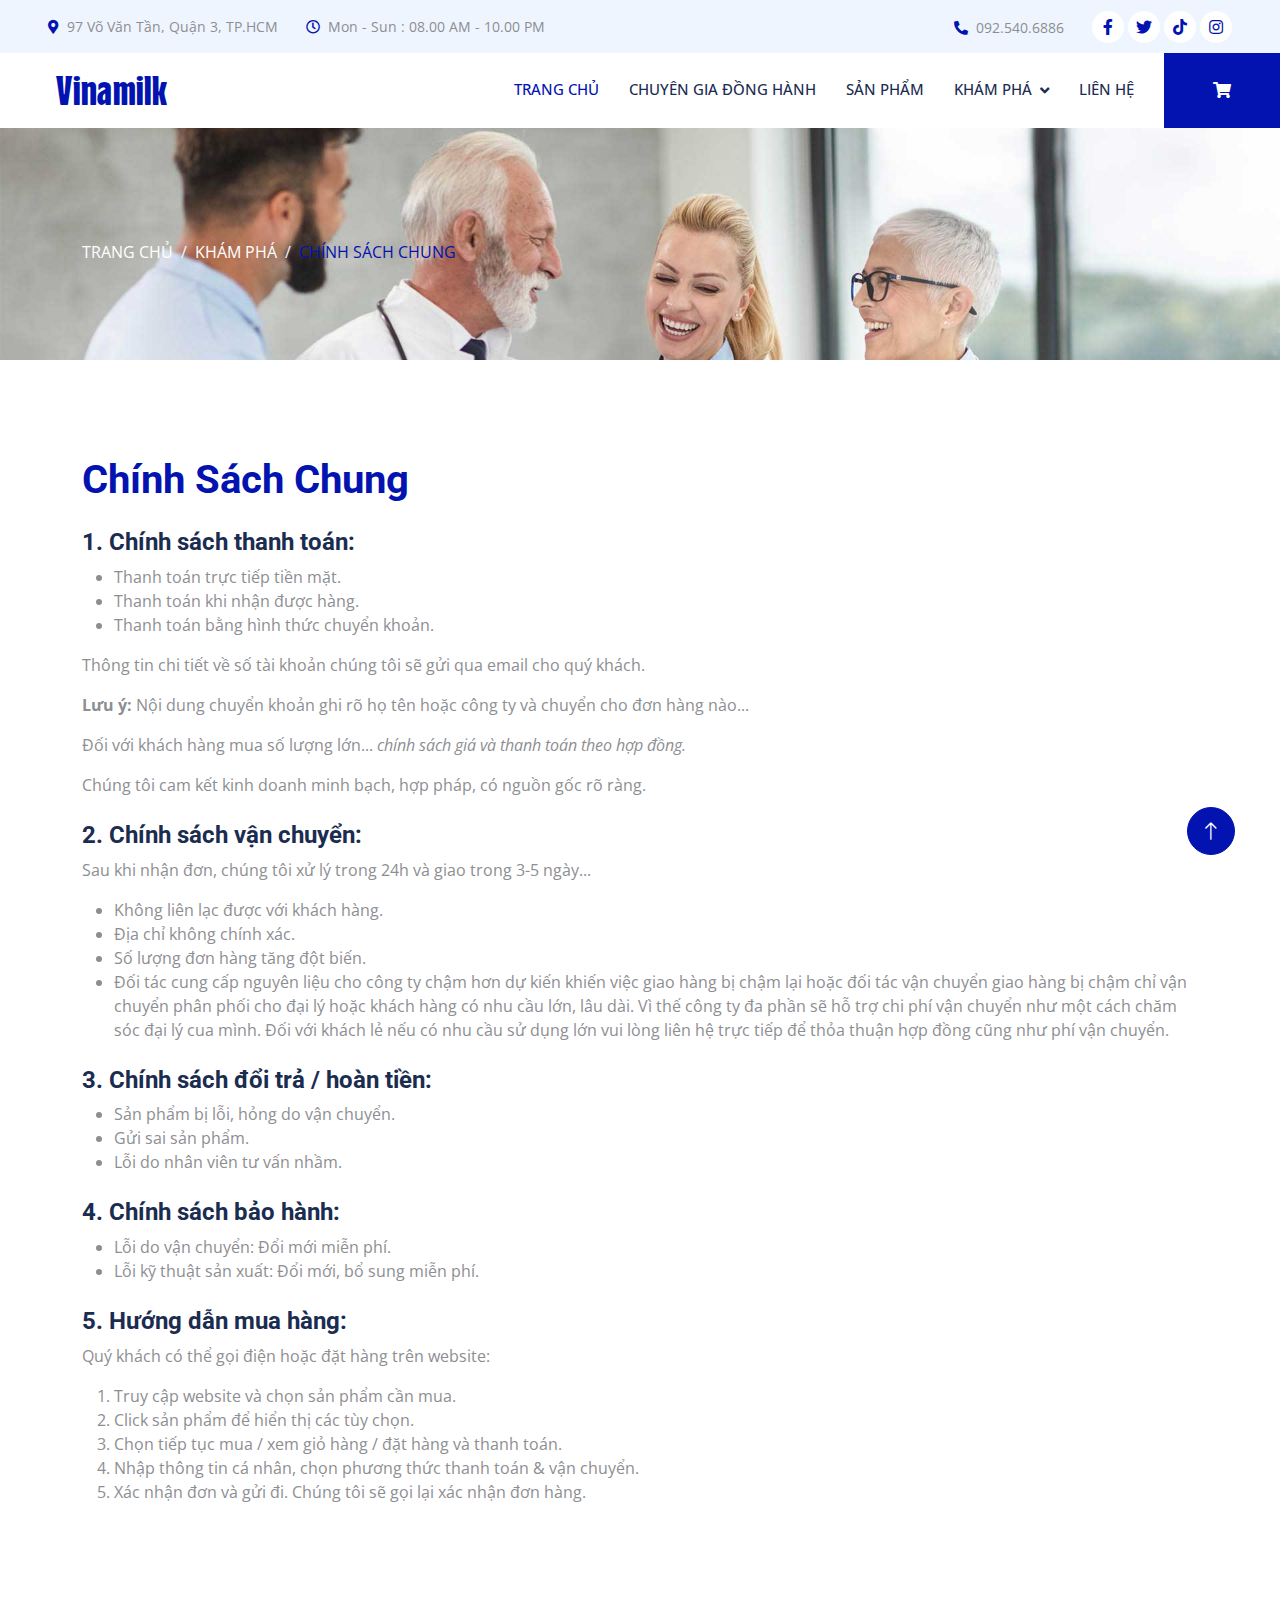
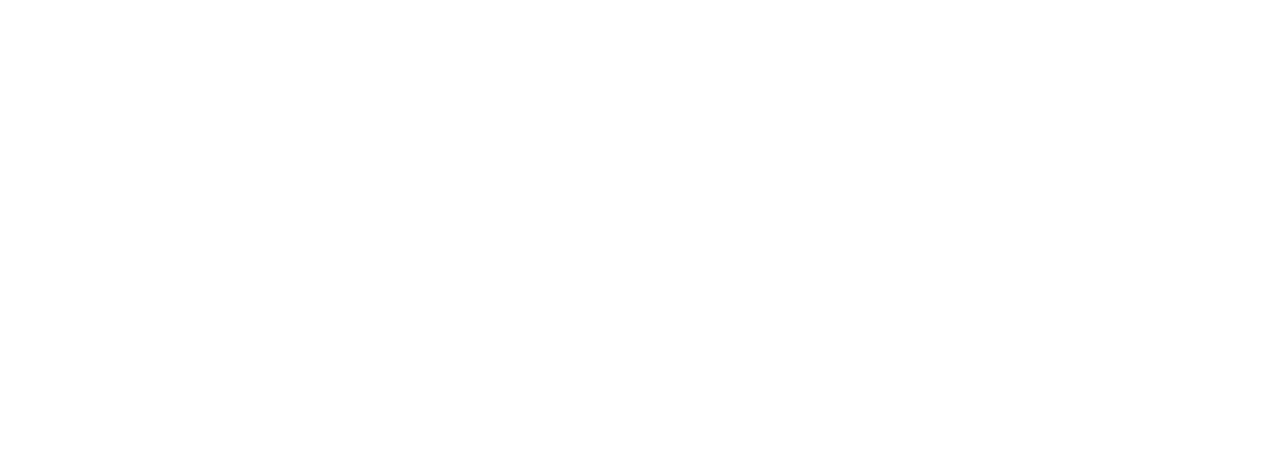
<file: vinafit-main/chinhsachchung.html>
<!DOCTYPE html>
<html lang="en">

<head>
    <meta charset="utf-8">
    <title>Vinamilk</title>
    <meta content="width=device-width, initial-scale=1.0" name="viewport">
    <meta content="" name="keywords">
    <meta content="" name="description">

    <!-- Favicon -->
    <link href="img/favicon.ico" rel="icon">
    <link href="https://cdnjs.cloudflare.com/ajax/libs/font-awesome/5.15.4/css/all.min.css" rel="stylesheet">

    <!-- Google Web Fonts -->
    <link rel="preconnect" href="https://fonts.googleapis.com">
    <link rel="preconnect" href="https://fonts.gstatic.com" crossorigin>
    <link href="https://fonts.googleapis.com/css2?family=Open+Sans:wght@400;500&family=Roboto:wght@500;700;900&display=swap" rel="stylesheet"> 

    <!-- Icon Font Stylesheet -->
    <link href="https://cdnjs.cloudflare.com/ajax/libs/font-awesome/5.10.0/css/all.min.css" rel="stylesheet">
    <link href="https://cdn.jsdelivr.net/npm/bootstrap-icons@1.4.1/font/bootstrap-icons.css" rel="stylesheet">

    <!-- Libraries Stylesheet -->
    <link href="lib/animate/animate.min.css" rel="stylesheet">
    <link href="lib/owlcarousel/assets/owl.carousel.min.css" rel="stylesheet">
    <link href="lib/tempusdominus/css/tempusdominus-bootstrap-4.min.css" rel="stylesheet" />

    <!-- Customized Bootstrap Stylesheet -->
    <link href="css/bootstrap.min.css" rel="stylesheet">

    <!-- Template Stylesheet -->
    <link href="css/style.css" rel="stylesheet">
</head>

<body>
    <!-- Spinner Start -->
    <div id="spinner" class="show bg-white position-fixed translate-middle w-100 vh-100 top-50 start-50 d-flex align-items-center justify-content-center">
        <div class="spinner-grow text-primary" style="width: 3rem; height: 3rem;" role="status">
            <span class="sr-only">Loading...</span>
        </div>
    </div>
    <!-- Spinner End -->


      <!-- Topbar Start -->
    <div class="container-fluid bg-light p-0 wow fadeIn" data-wow-delay="0.1s">
        <div class="row gx-0 d-none d-lg-flex">
            <div class="col-lg-7 px-5 text-start">
                <div class="h-100 d-inline-flex align-items-center py-3 me-4">
                    <small class="fa fa-map-marker-alt text-primary me-2"></small>
                    <small>97 Võ Văn Tần, Quận 3, TP.HCM</small>
                </div>
                <div class="h-100 d-inline-flex align-items-center py-3">
                    <small class="far fa-clock text-primary me-2"></small>
                    <small>Mon - Sun : 08.00 AM - 10.00 PM</small>
                </div>
            </div>
            <div class="col-lg-5 px-5 text-end">
                <div class="h-100 d-inline-flex align-items-center py-3 me-4">
                    <small class="fa fa-phone-alt text-primary me-2"></small>
                    <small>092.540.6886</small>
                </div>
                <div class="h-100 d-inline-flex align-items-center">
                    <a class="btn btn-sm-square rounded-circle bg-white text-primary me-1" href=""><i class="fab fa-facebook-f"></i></a>
                    <a class="btn btn-sm-square rounded-circle bg-white text-primary me-1" href=""><i class="fab fa-twitter"></i></a>
                    <a class="btn btn-sm-square rounded-circle bg-white text-primary me-1" href="#">
                        <i class="fab fa-tiktok"></i>
                      </a>

                    <a class="btn btn-sm-square rounded-circle bg-white text-primary me-0" href=""><i class="fab fa-instagram"></i></a>
                </div>
            </div>
        </div>
    </div>
    <!-- Topbar End -->



   <!-- Navbar Start -->
<nav class="navbar navbar-expand-lg bg-white navbar-light sticky-top p-0 wow fadeIn" data-wow-delay="0.1s">
    <a href="index.html" class="navbar-brand d-flex align-items-center px-4 px-lg-5">
        <h1 class="m-0 text-primary logo-vinamilk"><i class="fas fa-cow me-2"></i>Vinamilk</h1>
    </a>
    <button type="button" class="navbar-toggler me-4" data-bs-toggle="collapse" data-bs-target="#navbarCollapse">
        <span class="navbar-toggler-icon"></span>
    </button>
    <div class="collapse navbar-collapse" id="navbarCollapse">
        <div class="navbar-nav ms-auto p-4 p-lg-0">  
            <a href="index.html" class="nav-item nav-link active">Trang chủ</a>
            <a href="about.html" class="nav-item nav-link">Chuyên gia đồng hành</a>
            <a href="service.html" class="nav-item nav-link">Sản phẩm</a>
            <div class="nav-item dropdown">
                <a href="#" class="nav-link dropdown-toggle" data-bs-toggle="dropdown">Khám phá</a>
                <div class="dropdown-menu rounded-0 rounded-bottom m-0">
                    <a href="feature.html" class="dropdown-item">THÀNH PHẦN & LỢI ÍCH</a>
                    <a href="appointment.html" class="dropdown-item">TƯ VẤN DINH DƯỠNG</a>
                    <a href="testimonial.html" class="dropdown-item">ĐÁNH GIÁ</a>
                    <a href="https://new.vinamilk.com.vn/store-list" class="dropdown-item" target="_blank">HỆ THỐNG CỬA HÀNG</a>
                </div>
            </div>
            <a href="contact.html" class="nav-item nav-link">Liên hệ</a>
        </div>
        <!-- Nút giỏ hàng -->
        <a href="giỏhàng.html" class="btn btn-primary rounded-0 py-4 px-lg-5 d-none d-lg-block">
            <i class="fas fa-shopping-cart"></i>
        </a>
    </div>
</nav>
<!-- Navbar End -->


    <!-- Page Header Start -->
    <div class="container-fluid page-header py-5 mb-5 wow fadeIn" data-wow-delay="0.1s">
        <div class="container py-5">
            <h1 class="display-3 text-white mb-3 animated slideInDown"></h1>
            <nav aria-label="breadcrumb animated slideInDown">
                <ol class="breadcrumb text-uppercase mb-0">
                    <li class="breadcrumb-item"><a class="text-white" href="#">Trang chủ</a></li>
                    <li class="breadcrumb-item"><a class="text-white" href="#">Khám phá</a></li>
                    <li class="breadcrumb-item text-primary active" aria-current="page">Chính sách chung</li>
                </ol>
            </nav>
        </div>
    </div>
    <!-- Page Header End -->

    <!-- Nội dung chính -->
<div class="container py-5">
    <h1 class="mb-4 text-primary">Chính Sách Chung</h1>

    <h4>1. Chính sách thanh toán:</h4>
    <ul>
        <li>Thanh toán trực tiếp tiền mặt.</li>
        <li>Thanh toán khi nhận được hàng.</li>
        <li>Thanh toán bằng hình thức chuyển khoản.</li>
    </ul>
    <p>Thông tin chi tiết về số tài khoản chúng tôi sẽ gửi qua email cho quý khách.</p>
    <p><strong>Lưu ý:</strong> Nội dung chuyển khoản ghi rõ họ tên hoặc công ty và chuyển cho đơn hàng nào...</p>
    <p>Đối với khách hàng mua số lượng lớn... <em>chính sách giá và thanh toán theo hợp đồng.</em></p>
    <p>Chúng tôi cam kết kinh doanh minh bạch, hợp pháp, có nguồn gốc rõ ràng.</p>

    <h4 class="mt-4">2. Chính sách vận chuyển:</h4>
    <p>Sau khi nhận đơn, chúng tôi xử lý trong 24h và giao trong 3-5 ngày...</p>
    <ul>
        <li>Không liên lạc được với khách hàng.</li>
        <li>Địa chỉ không chính xác.</li>
        <li>Số lượng đơn hàng tăng đột biến.</li>
        <li>Đối tác cung cấp nguyên liệu cho công ty chậm hơn dự kiến khiến việc giao hàng bị chậm lại hoặc đối tác vận chuyển giao hàng bị chậm chỉ vận chuyển phân phối cho đại lý hoặc khách hàng có nhu cầu lớn, lâu dài. Vì thế công ty  đa phần sẽ hỗ trợ chi phí vận chuyển như một cách chăm sóc đại lý cua mình. Đối với khách lẻ nếu có nhu cầu sử dụng lớn vui lòng liên hệ trực tiếp để thỏa thuận hợp đồng cũng như phí vận chuyển.</li>
    </ul>

    <h4 class="mt-4">3. Chính sách đổi trả / hoàn tiền:</h4>
    <ul>
        <li>Sản phẩm bị lỗi, hỏng do vận chuyển.</li>
        <li>Gửi sai sản phẩm.</li>
        <li>Lỗi do nhân viên tư vấn nhầm.</li>
    </ul>

    <h4 class="mt-4">4. Chính sách bảo hành:</h4>
    <ul>
        <li>Lỗi do vận chuyển: Đổi mới miễn phí.</li>
        <li>Lỗi kỹ thuật sản xuất: Đổi mới, bổ sung miễn phí.</li>
    </ul>

    <h4 class="mt-4">5. Hướng dẫn mua hàng:</h4>
    <p>Quý khách có thể gọi điện hoặc đặt hàng trên website:</p>
    <ol>
        <li>Truy cập website và chọn sản phẩm cần mua.</li>
        <li>Click sản phẩm để hiển thị các tùy chọn.</li>
        <li>Chọn tiếp tục mua / xem giỏ hàng / đặt hàng và thanh toán.</li>
        <li>Nhập thông tin cá nhân, chọn phương thức thanh toán & vận chuyển.</li>
        <li>Xác nhận đơn và gửi đi. Chúng tôi sẽ gọi lại xác nhận đơn hàng.</li>
    </ol>
</div>

        

      <!-- Footer Start -->
<div class="container-fluid bg-dark text-light footer mt-5 pt-5 wow fadeIn" data-wow-delay="0.1s">
    <div class="container py-5">
        <div class="row g-5">

            <!-- Cột 1: Thông tin liên hệ -->
            <div class="col-lg-3 col-md-6">
                <h5 class="text-light mb-4">Thông tin liên hệ</h5>
                <p class="mb-2"><i class="fa fa-map-marker-alt me-3"></i>97 Võ Văn Tần, Quận 3, TP.HCM</p>
                <p class="mb-2"><i class="fa fa-phone-alt me-3"></i>092.540.6886</p>
                <p class="mb-2"><i class="fa fa-envelope me-3"></i>support@vinafitwhey.vn</p>
                <div class="d-flex pt-2">
                    <a class="btn btn-outline-light btn-social rounded-circle" href="#"><i class="fab fa-facebook-f"></i></a>
                    <a class="btn btn-outline-light btn-social rounded-circle" href="#"><i class="fab fa-instagram"></i></a>
                    <a class="btn btn-outline-light btn-social rounded-circle" href="#"><i class="fab fa-tiktok"></i></a>
                    <a class="btn btn-outline-light btn-social rounded-circle" href="#"><i class="fab fa-youtube"></i></a>
                </div>
            </div>

            <!-- Cột 2: Sản phẩm -->
            <div class="col-lg-3 col-md-6">
                <h5 class="text-light mb-4">Sản phẩm</h5>
                <a class="btn btn-link" href="#">Whey Vị Socola</a>
                <a class="btn btn-link" href="#">Whey Vị Dâu</a>
                <a class="btn btn-link" href="#">Whey Vị Cà Phê</a>
                <a class="btn btn-link" href="#">Whey Isolate</a>
                <a class="btn btn-link" href="#">Protein Dạng Uống</a>
            </div>

            <!-- Cột 3: Hỗ trợ -->
            <div class="col-lg-3 col-md-6">
                <h5 class="text-light mb-4">Hỗ trợ</h5>
                <a class="btn btn-link" href="#">Về chúng tôi</a>
                <a class="btn btn-link" href="dieukhoan.html">Điều khoản dịch vụ</a>
                <a class="btn btn-link" href="chinhsachchung.html">Chính sách chung</a>
                <a class="btn btn-link" href="chinhsachbaomat.html">Chính sách bảo mật</a>
                <a class="btn btn-link" href="#">Liên hệ</a>
            </div>

            <!-- Cột 4: Đăng ký nhận thông tin -->
            <div class="col-lg-3 col-md-6">
                <h5 class="text-light mb-4">Nhận thông tin ưu đãi</h5>
                <p>Đăng ký để nhận khuyến mãi độc quyền, thông tin sản phẩm và mẹo dinh dưỡng mỗi tuần từ Vinafit.</p>
                <div class="position-relative mx-auto" style="max-width: 400px;">
                    <input class="form-control border-0 w-100 py-3 ps-4 pe-5" type="text" placeholder="Nhập email của bạn">
                    <button type="button" class="btn btn-primary py-2 position-absolute top-0 end-0 mt-2 me-2">Đăng ký</button>
                </div>
            </div>

        </div>
    </div>

    <!-- Bản quyền -->
    <div class="container">
        <div class="copyright">
            <div class="row">
                <div class="col-md-6 text-center text-md-start mb-3 mb-md-0">
                    &copy; <a class="border-bottom" href="#">Vinafit Whey</a> – Sản phẩm của Vinamilk. Đã đăng ký bản quyền.
                </div>
                <div class="col-md-6 text-center text-md-end">
                    Thiết kế bởi <a class="border-bottom" href="https://zzyakenzz.github.io/">Le Tan Thinh</a>
                </div>
            </div>
        </div>
    </div>
</div>
<!-- Footer End -->



    <!-- Back to Top -->
    <a href="#" class="btn btn-lg btn-primary btn-lg-square rounded-circle back-to-top"><i class="bi bi-arrow-up"></i></a>


    <!-- JavaScript Libraries -->
    <script src="https://code.jquery.com/jquery-3.4.1.min.js"></script>
    <script src="https://cdn.jsdelivr.net/npm/bootstrap@5.0.0/dist/js/bootstrap.bundle.min.js"></script>
    <script src="lib/wow/wow.min.js"></script>
    <script src="lib/easing/easing.min.js"></script>
    <script src="lib/waypoints/waypoints.min.js"></script>
    <script src="lib/counterup/counterup.min.js"></script>
    <script src="lib/owlcarousel/owl.carousel.min.js"></script>
    <script src="lib/tempusdominus/js/moment.min.js"></script>
    <script src="lib/tempusdominus/js/moment-timezone.min.js"></script>
    <script src="lib/tempusdominus/js/tempusdominus-bootstrap-4.min.js"></script>

    <!-- Template Javascript -->
    <script src="js/main.js"></script>
</body>

</html>
</file>
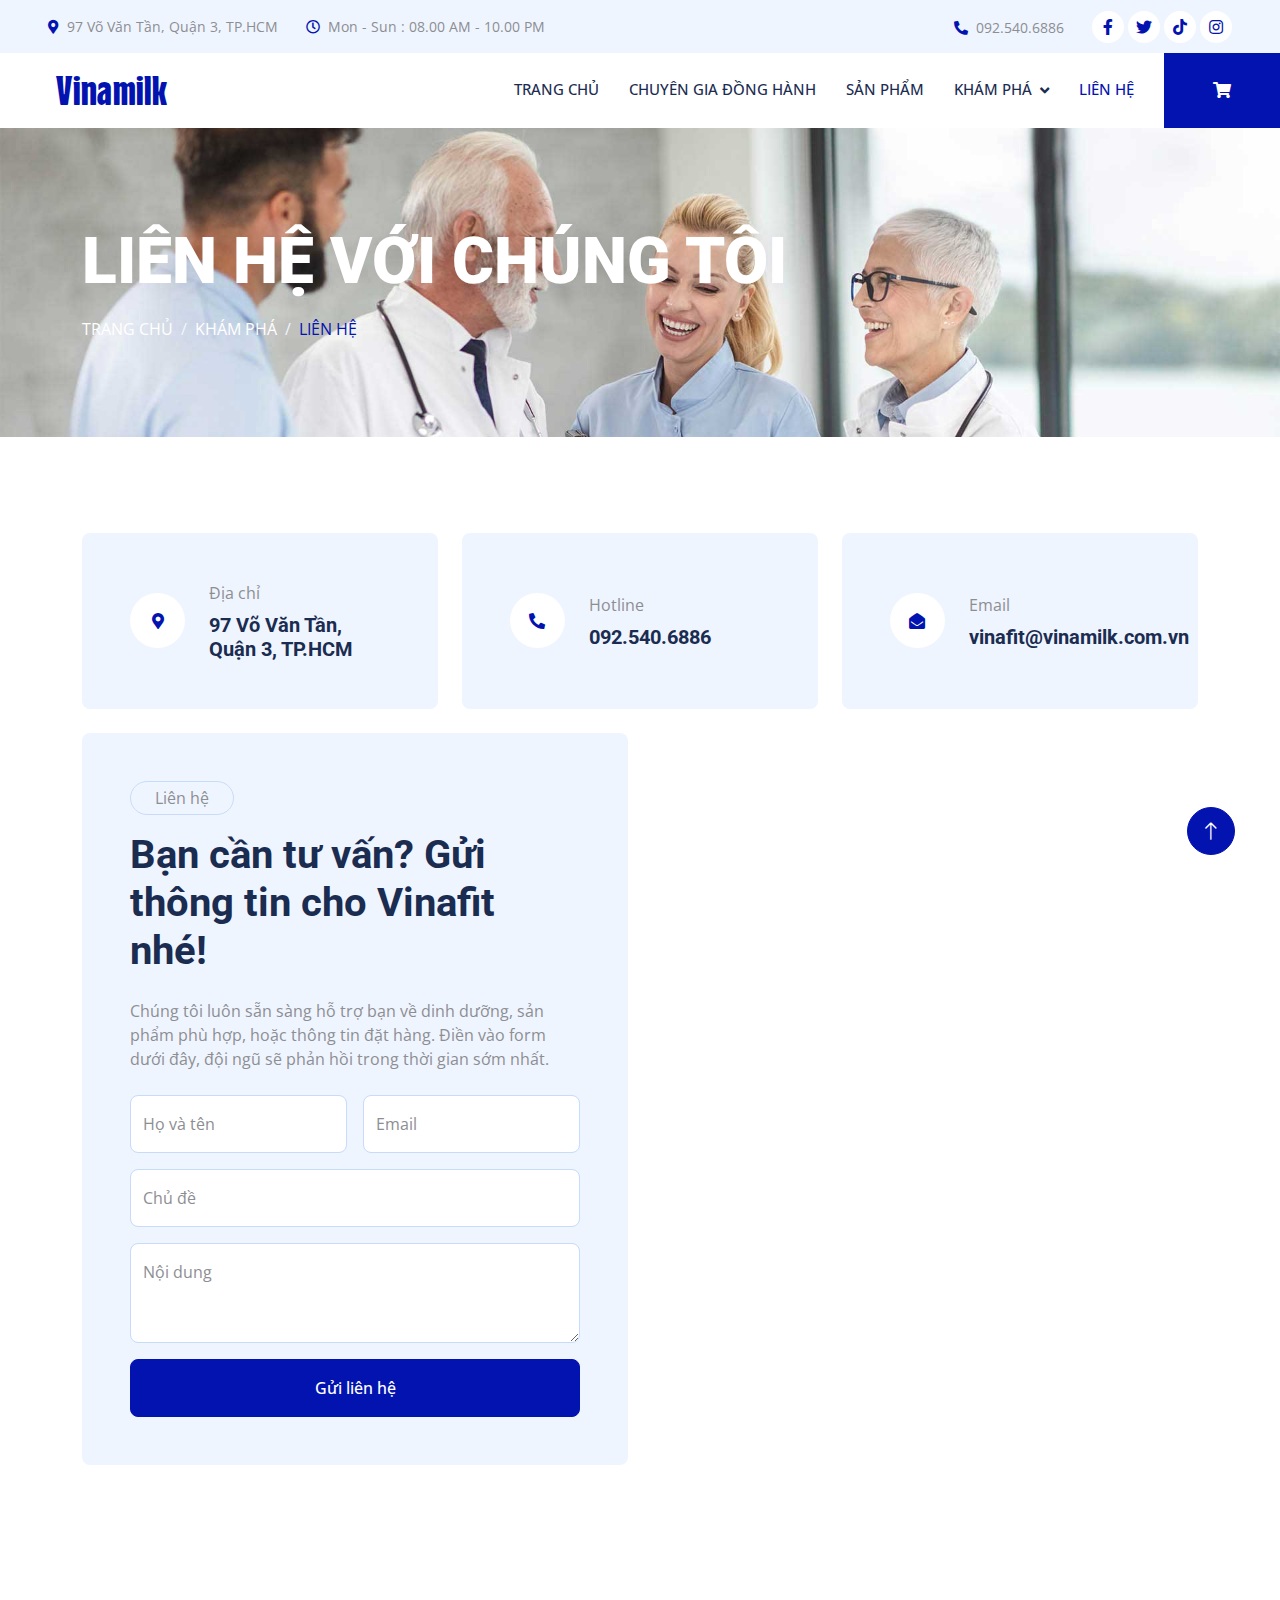
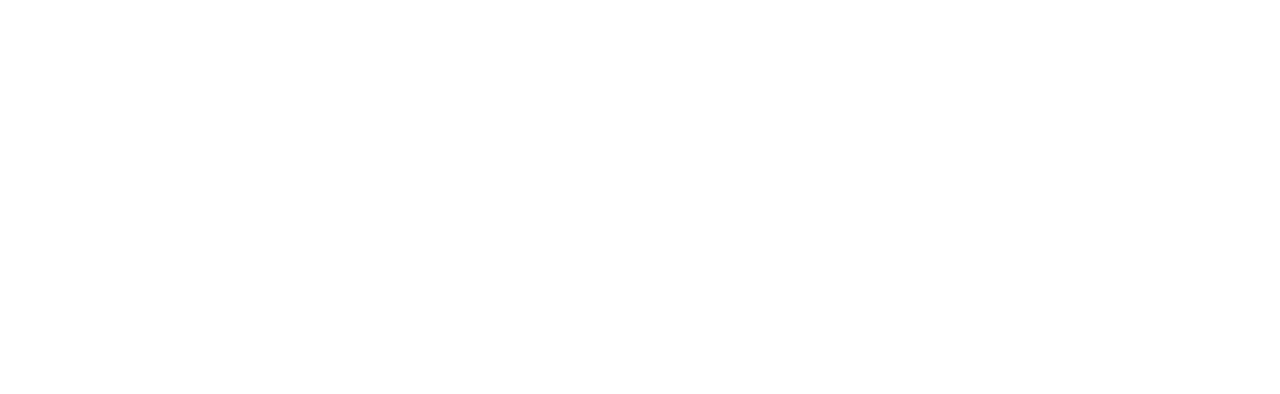
<file: vinafit-main/contact.html>
<!DOCTYPE html>
<html lang="en">

<head>
    <meta charset="utf-8">
    <title>Vinamilk</title>
    <meta content="width=device-width, initial-scale=1.0" name="viewport">
    <meta content="" name="keywords">
    <meta content="" name="description">

    <!-- Favicon -->
    <link href="img/favicon.ico" rel="icon">
    <link href="https://cdnjs.cloudflare.com/ajax/libs/font-awesome/5.15.4/css/all.min.css" rel="stylesheet">

    <!-- Google Web Fonts -->
    <link rel="preconnect" href="https://fonts.googleapis.com">
    <link rel="preconnect" href="https://fonts.gstatic.com" crossorigin>
    <link href="https://fonts.googleapis.com/css2?family=Open+Sans:wght@400;500&family=Roboto:wght@500;700;900&display=swap" rel="stylesheet"> 

    <!-- Icon Font Stylesheet -->
    <link href="https://cdnjs.cloudflare.com/ajax/libs/font-awesome/5.10.0/css/all.min.css" rel="stylesheet">
    <link href="https://cdn.jsdelivr.net/npm/bootstrap-icons@1.4.1/font/bootstrap-icons.css" rel="stylesheet">

    <!-- Libraries Stylesheet -->
    <link href="lib/animate/animate.min.css" rel="stylesheet">
    <link href="lib/owlcarousel/assets/owl.carousel.min.css" rel="stylesheet">
    <link href="lib/tempusdominus/css/tempusdominus-bootstrap-4.min.css" rel="stylesheet" />

    <!-- Customized Bootstrap Stylesheet -->
    <link href="css/bootstrap.min.css" rel="stylesheet">

    <!-- Template Stylesheet -->
    <link href="css/style.css" rel="stylesheet">
</head>

<body>
    <!-- Spinner Start -->
    <div id="spinner" class="show bg-white position-fixed translate-middle w-100 vh-100 top-50 start-50 d-flex align-items-center justify-content-center">
        <div class="spinner-grow text-primary" style="width: 3rem; height: 3rem;" role="status">
            <span class="sr-only">Loading...</span>
        </div>
    </div>
    <!-- Spinner End -->


      <!-- Topbar Start -->
    <div class="container-fluid bg-light p-0 wow fadeIn" data-wow-delay="0.1s">
        <div class="row gx-0 d-none d-lg-flex">
            <div class="col-lg-7 px-5 text-start">
                <div class="h-100 d-inline-flex align-items-center py-3 me-4">
                    <small class="fa fa-map-marker-alt text-primary me-2"></small>
                    <small>97 Võ Văn Tần, Quận 3, TP.HCM</small>
                </div>
                <div class="h-100 d-inline-flex align-items-center py-3">
                    <small class="far fa-clock text-primary me-2"></small>
                    <small>Mon - Sun : 08.00 AM - 10.00 PM</small>
                </div>
            </div>
            <div class="col-lg-5 px-5 text-end">
                <div class="h-100 d-inline-flex align-items-center py-3 me-4">
                    <small class="fa fa-phone-alt text-primary me-2"></small>
                    <small>092.540.6886</small>
                </div>
                <div class="h-100 d-inline-flex align-items-center">
                    <a class="btn btn-sm-square rounded-circle bg-white text-primary me-1" href=""><i class="fab fa-facebook-f"></i></a>
                    <a class="btn btn-sm-square rounded-circle bg-white text-primary me-1" href=""><i class="fab fa-twitter"></i></a>
                    <a class="btn btn-sm-square rounded-circle bg-white text-primary me-1" href="#">
                        <i class="fab fa-tiktok"></i>
                      </a>
                    <a class="btn btn-sm-square rounded-circle bg-white text-primary me-0" href=""><i class="fab fa-instagram"></i></a>
                </div>
            </div>
        </div>
    </div>
    <!-- Topbar End -->



    <!-- Navbar Start -->
<nav class="navbar navbar-expand-lg bg-white navbar-light sticky-top p-0 wow fadeIn" data-wow-delay="0.1s">
    <a href="index.html" class="navbar-brand d-flex align-items-center px-4 px-lg-5">
        <h1 class="m-0 text-primary logo-vinamilk"><i class="fas fa-cow me-2"></i>Vinamilk</h1>
    </a>
    <button type="button" class="navbar-toggler me-4" data-bs-toggle="collapse" data-bs-target="#navbarCollapse">
        <span class="navbar-toggler-icon"></span>
    </button>
    <div class="collapse navbar-collapse" id="navbarCollapse">
        <div class="navbar-nav ms-auto p-4 p-lg-0">  
            <a href="index.html" class="nav-item nav-link">Trang chủ</a>
            <a href="about.html" class="nav-item nav-link">Chuyên gia đồng hành</a>
            <a href="service.html" class="nav-item nav-link">Sản phẩm</a>
            <div class="nav-item dropdown">
                <a href="#" class="nav-link dropdown-toggle" data-bs-toggle="dropdown">Khám phá</a>
                <div class="dropdown-menu rounded-0 rounded-bottom m-0">
                    <a href="feature.html" class="dropdown-item">THÀNH PHẦN & LỢI ÍCH</a>
                    <a href="appointment.html" class="dropdown-item">TƯ VẤN DINH DƯỠNG</a>
                    <a href="testimonial.html" class="dropdown-item">ĐÁNH GIÁ</a>
                    <a href="https://new.vinamilk.com.vn/store-list" class="dropdown-item" target="_blank">HỆ THỐNG CỬA HÀNG</a>
                </div>
            </div>
            <a href="contact.html" class="nav-item nav-link active">Liên hệ</a>
        </div>
        <!-- Nút giỏ hàng -->
        <a href="giỏhàng.html" class="btn btn-primary rounded-0 py-4 px-lg-5 d-none d-lg-block">
            <i class="fas fa-shopping-cart"></i>
        </a>
    </div>
</nav>
<!-- Navbar End -->


    <!-- Page Header Start -->
    <div class="container-fluid page-header py-5 mb-5 wow fadeIn" data-wow-delay="0.1s">
        <div class="container py-5">
            <h1 class="display-3 text-white mb-3 animated slideInDown">LIÊN HỆ VỚI CHÚNG TÔI</h1>
            <nav aria-label="breadcrumb animated slideInDown">
                <ol class="breadcrumb text-uppercase mb-0">
                    <li class="breadcrumb-item"><a class="text-white" href="#">Trang chủ</a></li>
                    <li class="breadcrumb-item"><a class="text-white" href="#">Khám phá</a></li>
                    <li class="breadcrumb-item text-primary active" aria-current="page">Liên hệ</li>
                </ol>
            </nav>
        </div>
    </div>
    <!-- Page Header End -->


    <!-- Contact Start -->
    <div class="container-xxl py-5">
        <div class="container">
            <div class="row g-4">
                <div class="col-lg-4">
                    <div class="h-100 bg-light rounded d-flex align-items-center p-5">
                        <div class="d-flex flex-shrink-0 align-items-center justify-content-center rounded-circle bg-white" style="width: 55px; height: 55px;">
                            <i class="fa fa-map-marker-alt text-primary"></i>
                        </div>
                        <div class="ms-4">
                            <p class="mb-2">Địa chỉ</p>
                            <h5 class="mb-0">97 Võ Văn Tần, Quận 3, TP.HCM</h5>
                        </div>
                    </div>
                </div>
                <div class="col-lg-4">
                    <div class="h-100 bg-light rounded d-flex align-items-center p-5">
                        <div class="d-flex flex-shrink-0 align-items-center justify-content-center rounded-circle bg-white" style="width: 55px; height: 55px;">
                            <i class="fa fa-phone-alt text-primary"></i>
                        </div>
                        <div class="ms-4">
                            <p class="mb-2">Hotline</p>
                            <h5 class="mb-0">092.540.6886</h5>
                        </div>
                    </div>
                </div>
                <div class="col-lg-4">
                    <div class="h-100 bg-light rounded d-flex align-items-center p-5">
                        <div class="d-flex flex-shrink-0 align-items-center justify-content-center rounded-circle bg-white" style="width: 55px; height: 55px;">
                            <i class="fa fa-envelope-open text-primary"></i>
                        </div>
                        <div class="ms-4">
                            <p class="mb-2">Email</p>
                            <h5 class="mb-0">vinafit@vinamilk.com.vn</h5>
                        </div>
                    </div>
                </div>
                <div class="col-lg-6 wow fadeIn" data-wow-delay="0.1s">
                    <div class="bg-light rounded p-5">
                        <p class="d-inline-block border rounded-pill py-1 px-4">Liên hệ</p>
                        <h1 class="mb-4">Bạn cần tư vấn? Gửi thông tin cho Vinafit nhé!</h1>
                        <p class="mb-4">Chúng tôi luôn sẵn sàng hỗ trợ bạn về dinh dưỡng, sản phẩm phù hợp, hoặc thông tin đặt hàng. Điền vào form dưới đây, đội ngũ sẽ phản hồi trong thời gian sớm nhất<a href="https://htmlcodex.com/contact-form"></a>.</p>
                        <form>
                            <div class="row g-3">
                                <div class="col-md-6">
                                    <div class="form-floating">
                                        <input type="text" class="form-control" id="name" placeholder="Your Name">
                                        <label for="name">Họ và tên</label>
                                    </div>
                                </div>
                                <div class="col-md-6">
                                    <div class="form-floating">
                                        <input type="email" class="form-control" id="email" placeholder="Your Email">
                                        <label for="email">Email</label>
                                    </div>
                                </div>
                                <div class="col-12">
                                    <div class="form-floating">
                                        <input type="text" class="form-control" id="subject" placeholder="Subject">
                                        <label for="subject">Chủ đề</label>
                                    </div>
                                </div>
                                <div class="col-12">
                                    <div class="form-floating">
                                        <textarea class="form-control" placeholder="Leave a message here" id="message" style="height: 100px"></textarea>
                                        <label for="message">Nội dung</label>
                                    </div>
                                </div>
                                <div class="col-12">
                                    <button class="btn btn-primary w-100 py-3" type="submit">Gửi liên hệ</button>
                                </div>
                            </div>
                        </form>
                    </div>
                </div>
                <div class="col-lg-6 wow fadeIn" data-wow-delay="0.5s">
                    <div class="h-100" style="min-height: 400px;">
                        <iframe
  src="https://www.google.com/maps/embed?pb=!1m18!1m12!1m3!1d3919.459149041773!2d106.68686507481978!3d10.775630259211352!2m3!1f0!2f0!3f0!3m2!1i1024!2i768!4f13.1!3m3!1m2!1s0x31752f3f66e469d1%3A0xa924b36dc3f7c623!2zOTcgVsO1IFbEg24gVMOibiwgUGjGsOG7nW5nIDEzLCBRdeG6rW4gMywgVGjDoG5oIHBo4buRIEjDoCBDaMOtbmgsIFZpZXRuYW0!5e0!3m2!1svi!2s!4v1712650010912!5m2!1svi!2s"
  width="100%"
  height="350"
  style="border:0;"
  allowfullscreen=""
  loading="lazy">
</iframe>
                    </div>
                </div>
            </div>
        </div>
    </div>
    <!-- Contact End -->


       <!-- Footer Start -->
<div class="container-fluid bg-dark text-light footer mt-5 pt-5 wow fadeIn" data-wow-delay="0.1s">
    <div class="container py-5">
        <div class="row g-5">

            <!-- Cột 1: Thông tin liên hệ -->
            <div class="col-lg-3 col-md-6">
                <h5 class="text-light mb-4">Thông tin liên hệ</h5>
                <p class="mb-2"><i class="fa fa-map-marker-alt me-3"></i>97 Võ Văn Tần, Quận 3, TP.HCM</p>
                <p class="mb-2"><i class="fa fa-phone-alt me-3"></i>092.540.6886</p>
                <p class="mb-2"><i class="fa fa-envelope me-3"></i>support@vinafitwhey.vn</p>
                <div class="d-flex pt-2">
                    <a class="btn btn-outline-light btn-social rounded-circle" href="#"><i class="fab fa-facebook-f"></i></a>
                    <a class="btn btn-outline-light btn-social rounded-circle" href="#"><i class="fab fa-instagram"></i></a>
                    <a class="btn btn-outline-light btn-social rounded-circle" href="#"><i class="fab fa-tiktok"></i></a>
                    <a class="btn btn-outline-light btn-social rounded-circle" href="#"><i class="fab fa-youtube"></i></a>
                </div>
            </div>

            <!-- Cột 2: Sản phẩm -->
            <div class="col-lg-3 col-md-6">
                <h5 class="text-light mb-4">Sản phẩm</h5>
                <a class="btn btn-link" href="#">Whey Vị Socola</a>
                <a class="btn btn-link" href="#">Whey Vị Dâu</a>
                <a class="btn btn-link" href="#">Whey Vị Cà Phê</a>
                <a class="btn btn-link" href="#">Whey Isolate</a>
                <a class="btn btn-link" href="#">Protein Dạng Uống</a>
            </div>

            <!-- Cột 3: Hỗ trợ -->
            <div class="col-lg-3 col-md-6">
                <h5 class="text-light mb-4">Hỗ trợ</h5>
                <a class="btn btn-link" href="#">Về chúng tôi</a>
                <a class="btn btn-link" href="dieukhoan.html">Điều khoản dịch vụ</a>
                <a class="btn btn-link" href="chinhsachchung.html">Chính sách chung</a>
                <a class="btn btn-link" href="chinhsachbaomat.html">Chính sách bảo mật</a>
                <a class="btn btn-link" href="#">Liên hệ</a>
            </div>

            <!-- Cột 4: Đăng ký nhận thông tin -->
            <div class="col-lg-3 col-md-6">
                <h5 class="text-light mb-4">Nhận thông tin ưu đãi</h5>
                <p>Đăng ký để nhận khuyến mãi độc quyền, thông tin sản phẩm và mẹo dinh dưỡng mỗi tuần từ Vinafit.</p>
                <div class="position-relative mx-auto" style="max-width: 400px;">
                    <input class="form-control border-0 w-100 py-3 ps-4 pe-5" type="text" placeholder="Nhập email của bạn">
                    <button type="button" class="btn btn-primary py-2 position-absolute top-0 end-0 mt-2 me-2">Đăng ký</button>
                </div>
            </div>

        </div>
    </div>

    <!-- Bản quyền -->
    <div class="container">
        <div class="copyright">
            <div class="row">
                <div class="col-md-6 text-center text-md-start mb-3 mb-md-0">
                    &copy; <a class="border-bottom" href="#">Vinafit Whey</a> – Sản phẩm của Vinamilk. Đã đăng ký bản quyền.
                </div>
                <div class="col-md-6 text-center text-md-end">
                    Thiết kế bởi <a class="border-bottom" href="https://zzyakenzz.github.io/">Le Tan Thinh</a>
                </div>
            </div>
        </div>
    </div>
</div>
<!-- Footer End -->



    <!-- Back to Top -->
    <a href="#" class="btn btn-lg btn-primary btn-lg-square rounded-circle back-to-top"><i class="bi bi-arrow-up"></i></a>


    <!-- JavaScript Libraries -->
    <script src="https://code.jquery.com/jquery-3.4.1.min.js"></script>
    <script src="https://cdn.jsdelivr.net/npm/bootstrap@5.0.0/dist/js/bootstrap.bundle.min.js"></script>
    <script src="lib/wow/wow.min.js"></script>
    <script src="lib/easing/easing.min.js"></script>
    <script src="lib/waypoints/waypoints.min.js"></script>
    <script src="lib/counterup/counterup.min.js"></script>
    <script src="lib/owlcarousel/owl.carousel.min.js"></script>
    <script src="lib/tempusdominus/js/moment.min.js"></script>
    <script src="lib/tempusdominus/js/moment-timezone.min.js"></script>
    <script src="lib/tempusdominus/js/tempusdominus-bootstrap-4.min.js"></script>

    <!-- Template Javascript -->
    <script src="js/main.js"></script>
</body>

</html>
</file>
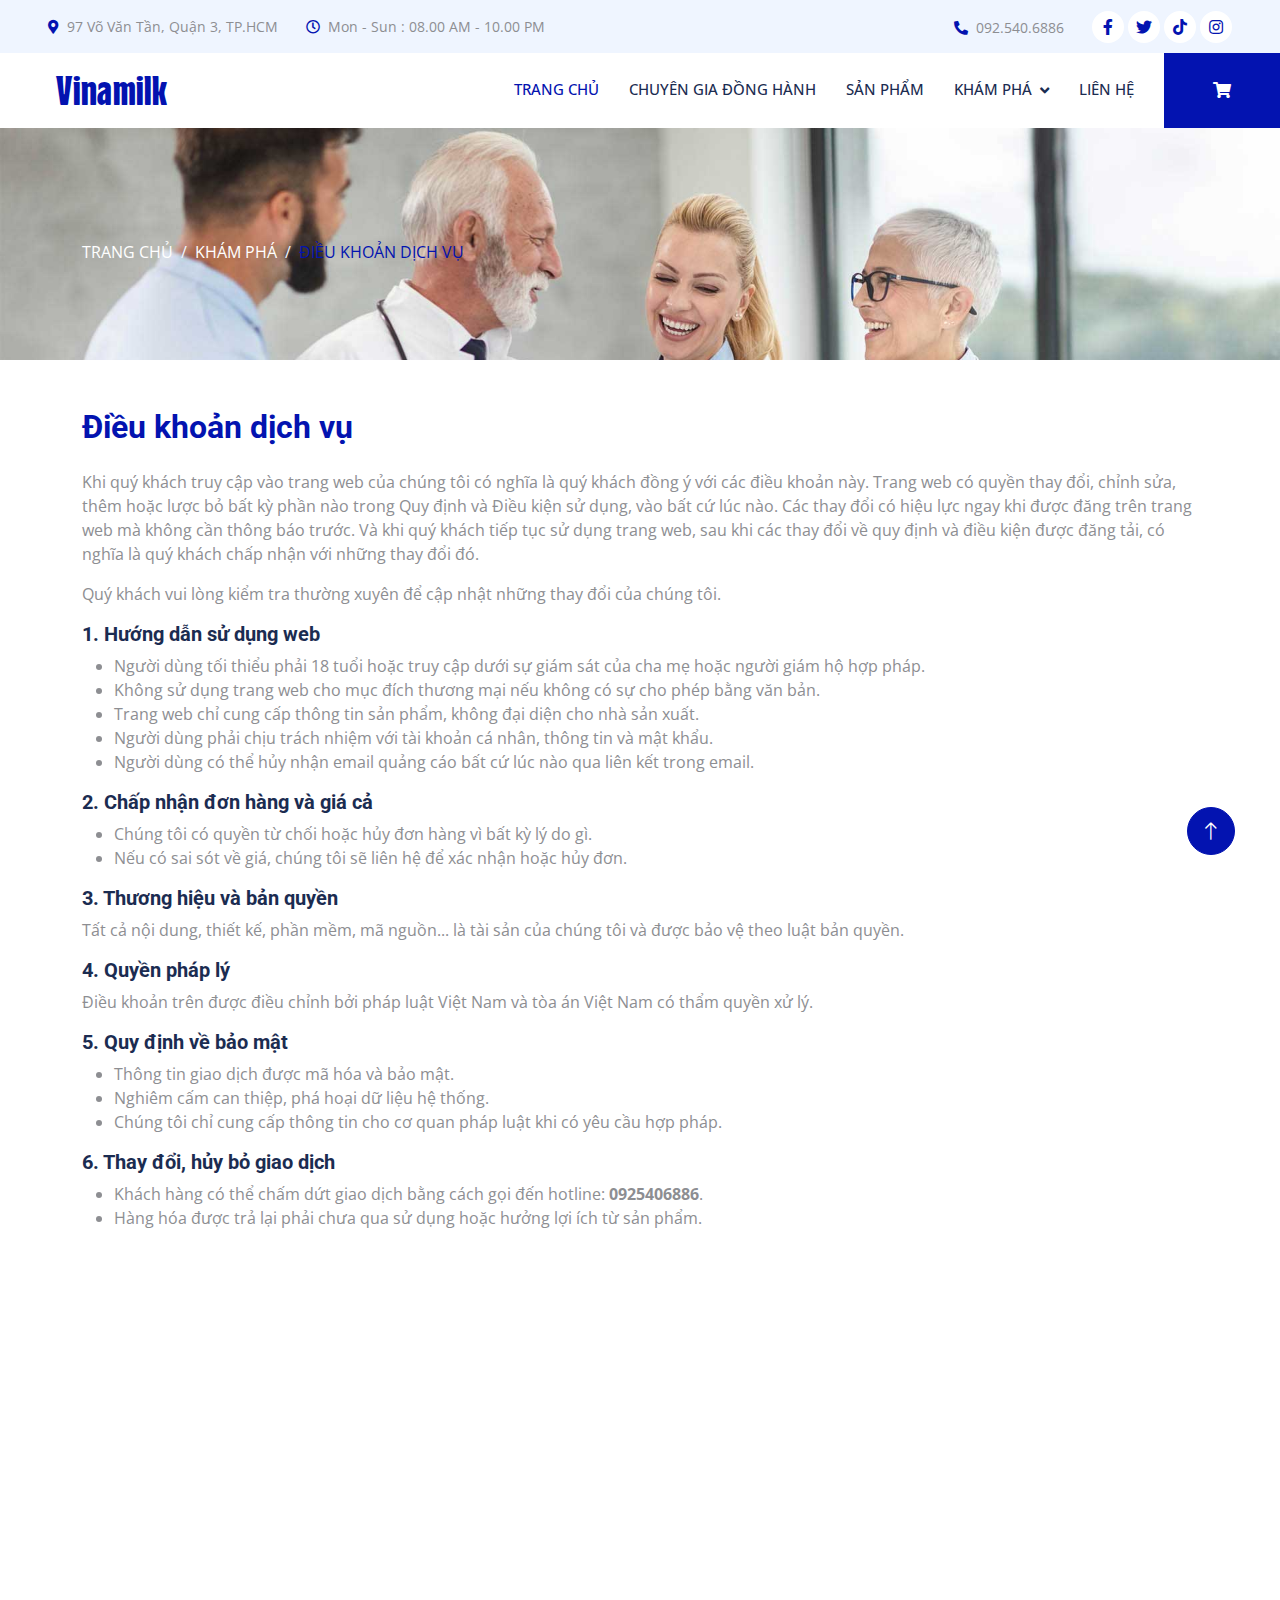
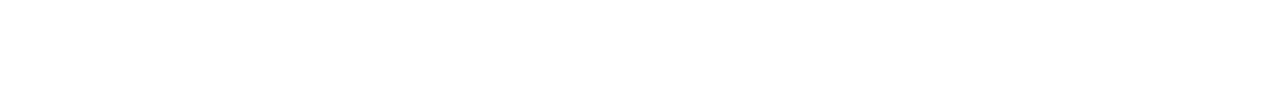
<file: vinafit-main/dieukhoan.html>
<!DOCTYPE html>
<html lang="en">

<head>
    <meta charset="utf-8">
    <title>Vinamilk</title>
    <meta content="width=device-width, initial-scale=1.0" name="viewport">
    <meta content="" name="keywords">
    <meta content="" name="description">

    <!-- Favicon -->
    <link href="img/favicon.ico" rel="icon">
    <link href="https://cdnjs.cloudflare.com/ajax/libs/font-awesome/5.15.4/css/all.min.css" rel="stylesheet">

    <!-- Google Web Fonts -->
    <link rel="preconnect" href="https://fonts.googleapis.com">
    <link rel="preconnect" href="https://fonts.gstatic.com" crossorigin>
    <link href="https://fonts.googleapis.com/css2?family=Open+Sans:wght@400;500&family=Roboto:wght@500;700;900&display=swap" rel="stylesheet"> 

    <!-- Icon Font Stylesheet -->
    <link href="https://cdnjs.cloudflare.com/ajax/libs/font-awesome/5.10.0/css/all.min.css" rel="stylesheet">
    <link href="https://cdn.jsdelivr.net/npm/bootstrap-icons@1.4.1/font/bootstrap-icons.css" rel="stylesheet">

    <!-- Libraries Stylesheet -->
    <link href="lib/animate/animate.min.css" rel="stylesheet">
    <link href="lib/owlcarousel/assets/owl.carousel.min.css" rel="stylesheet">
    <link href="lib/tempusdominus/css/tempusdominus-bootstrap-4.min.css" rel="stylesheet" />

    <!-- Customized Bootstrap Stylesheet -->
    <link href="css/bootstrap.min.css" rel="stylesheet">

    <!-- Template Stylesheet -->
    <link href="css/style.css" rel="stylesheet">
</head>

<body>
    <!-- Spinner Start -->
    <div id="spinner" class="show bg-white position-fixed translate-middle w-100 vh-100 top-50 start-50 d-flex align-items-center justify-content-center">
        <div class="spinner-grow text-primary" style="width: 3rem; height: 3rem;" role="status">
            <span class="sr-only">Loading...</span>
        </div>
    </div>
    <!-- Spinner End -->


      <!-- Topbar Start -->
    <div class="container-fluid bg-light p-0 wow fadeIn" data-wow-delay="0.1s">
        <div class="row gx-0 d-none d-lg-flex">
            <div class="col-lg-7 px-5 text-start">
                <div class="h-100 d-inline-flex align-items-center py-3 me-4">
                    <small class="fa fa-map-marker-alt text-primary me-2"></small>
                    <small>97 Võ Văn Tần, Quận 3, TP.HCM</small>
                </div>
                <div class="h-100 d-inline-flex align-items-center py-3">
                    <small class="far fa-clock text-primary me-2"></small>
                    <small>Mon - Sun : 08.00 AM - 10.00 PM</small>
                </div>
            </div>
            <div class="col-lg-5 px-5 text-end">
                <div class="h-100 d-inline-flex align-items-center py-3 me-4">
                    <small class="fa fa-phone-alt text-primary me-2"></small>
                    <small>092.540.6886</small>
                </div>
                <div class="h-100 d-inline-flex align-items-center">
                    <a class="btn btn-sm-square rounded-circle bg-white text-primary me-1" href=""><i class="fab fa-facebook-f"></i></a>
                    <a class="btn btn-sm-square rounded-circle bg-white text-primary me-1" href=""><i class="fab fa-twitter"></i></a>
                    <a class="btn btn-sm-square rounded-circle bg-white text-primary me-1" href="#">
                        <i class="fab fa-tiktok"></i>
                      </a>

                    <a class="btn btn-sm-square rounded-circle bg-white text-primary me-0" href=""><i class="fab fa-instagram"></i></a>
                </div>
            </div>
        </div>
    </div>
    <!-- Topbar End -->



   <!-- Navbar Start -->
<nav class="navbar navbar-expand-lg bg-white navbar-light sticky-top p-0 wow fadeIn" data-wow-delay="0.1s">
    <a href="index.html" class="navbar-brand d-flex align-items-center px-4 px-lg-5">
        <h1 class="m-0 text-primary logo-vinamilk"><i class="fas fa-cow me-2"></i>Vinamilk</h1>
    </a>
    <button type="button" class="navbar-toggler me-4" data-bs-toggle="collapse" data-bs-target="#navbarCollapse">
        <span class="navbar-toggler-icon"></span>
    </button>
    <div class="collapse navbar-collapse" id="navbarCollapse">
        <div class="navbar-nav ms-auto p-4 p-lg-0">  
            <a href="index.html" class="nav-item nav-link active">Trang chủ</a>
            <a href="about.html" class="nav-item nav-link">Chuyên gia đồng hành</a>
            <a href="service.html" class="nav-item nav-link">Sản phẩm</a>
            <div class="nav-item dropdown">
                <a href="#" class="nav-link dropdown-toggle" data-bs-toggle="dropdown">Khám phá</a>
                <div class="dropdown-menu rounded-0 rounded-bottom m-0">
                    <a href="feature.html" class="dropdown-item">THÀNH PHẦN & LỢI ÍCH</a>
                    <a href="appointment.html" class="dropdown-item">TƯ VẤN DINH DƯỠNG</a>
                    <a href="testimonial.html" class="dropdown-item">ĐÁNH GIÁ</a>
                    <a href="https://new.vinamilk.com.vn/store-list" class="dropdown-item" target="_blank">HỆ THỐNG CỬA HÀNG</a>
                </div>
            </div>
            <a href="contact.html" class="nav-item nav-link">Liên hệ</a>
        </div>
        <!-- Nút giỏ hàng -->
        <a href="giỏhàng.html" class="btn btn-primary rounded-0 py-4 px-lg-5 d-none d-lg-block">
            <i class="fas fa-shopping-cart"></i>
        </a>
    </div>
</nav>
<!-- Navbar End -->


    <!-- Page Header Start -->
    <div class="container-fluid page-header py-5 mb-5 wow fadeIn" data-wow-delay="0.1s">
        <div class="container py-5">
            <h1 class="display-3 text-white mb-3 animated slideInDown"></h1>
            <nav aria-label="breadcrumb animated slideInDown">
                <ol class="breadcrumb text-uppercase mb-0">
                    <li class="breadcrumb-item"><a class="text-white" href="#">Trang chủ</a></li>
                    <li class="breadcrumb-item"><a class="text-white" href="#">Khám phá</a></li>
                    <li class="breadcrumb-item text-primary active" aria-current="page">Điều khoản dịch vụ</li>
                </ol>
            </nav>
        </div>
    </div>
    <!-- Page Header End -->

    <!-- Điều khoản dịch vụ Start -->
<div class="container my-5">
    <h2 class="text-primary mb-4">Điều khoản dịch vụ</h2>
    <p>Khi quý khách truy cập vào trang web của chúng tôi có nghĩa là quý khách đồng ý với các điều khoản này. Trang web có quyền thay đổi, chỉnh sửa, thêm hoặc lược bỏ bất kỳ phần nào trong Quy định và Điều kiện sử dụng, vào bất cứ lúc nào. Các thay đổi có hiệu lực ngay khi được đăng trên trang web mà không cần thông báo trước. Và khi quý khách tiếp tục sử dụng trang web, sau khi các thay đổi về quy định và điều kiện được đăng tải, có nghĩa là quý khách chấp nhận với những thay đổi đó.</p>
    <p>Quý khách vui lòng kiểm tra thường xuyên để cập nhật những thay đổi của chúng tôi.</p>

    <h5>1. Hướng dẫn sử dụng web</h5>
    <ul>
        <li>Người dùng tối thiểu phải 18 tuổi hoặc truy cập dưới sự giám sát của cha mẹ hoặc người giám hộ hợp pháp.</li>
        <li>Không sử dụng trang web cho mục đích thương mại nếu không có sự cho phép bằng văn bản.</li>
        <li>Trang web chỉ cung cấp thông tin sản phẩm, không đại diện cho nhà sản xuất.</li>
        <li>Người dùng phải chịu trách nhiệm với tài khoản cá nhân, thông tin và mật khẩu.</li>
        <li>Người dùng có thể hủy nhận email quảng cáo bất cứ lúc nào qua liên kết trong email.</li>
    </ul>

    <h5>2. Chấp nhận đơn hàng và giá cả</h5>
    <ul>
        <li>Chúng tôi có quyền từ chối hoặc hủy đơn hàng vì bất kỳ lý do gì.</li>
        <li>Nếu có sai sót về giá, chúng tôi sẽ liên hệ để xác nhận hoặc hủy đơn.</li>
    </ul>

    <h5>3. Thương hiệu và bản quyền</h5>
    <p>Tất cả nội dung, thiết kế, phần mềm, mã nguồn... là tài sản của chúng tôi và được bảo vệ theo luật bản quyền.</p>

    <h5>4. Quyền pháp lý</h5>
    <p>Điều khoản trên được điều chỉnh bởi pháp luật Việt Nam và tòa án Việt Nam có thẩm quyền xử lý.</p>

    <h5>5. Quy định về bảo mật</h5>
    <ul>
        <li>Thông tin giao dịch được mã hóa và bảo mật.</li>
        <li>Nghiêm cấm can thiệp, phá hoại dữ liệu hệ thống.</li>
        <li>Chúng tôi chỉ cung cấp thông tin cho cơ quan pháp luật khi có yêu cầu hợp pháp.</li>
    </ul>

    <h5>6. Thay đổi, hủy bỏ giao dịch</h5>
    <ul>
        <li>Khách hàng có thể chấm dứt giao dịch bằng cách gọi đến hotline: <strong>0925406886</strong>.</li>
        <li>Hàng hóa được trả lại phải chưa qua sử dụng hoặc hưởng lợi ích từ sản phẩm.</li>
    </ul>
</div>
<!-- Điều khoản dịch vụ End -->

        

      <!-- Footer Start -->
<div class="container-fluid bg-dark text-light footer mt-5 pt-5 wow fadeIn" data-wow-delay="0.1s">
    <div class="container py-5">
        <div class="row g-5">

            <!-- Cột 1: Thông tin liên hệ -->
            <div class="col-lg-3 col-md-6">
                <h5 class="text-light mb-4">Thông tin liên hệ</h5>
                <p class="mb-2"><i class="fa fa-map-marker-alt me-3"></i>97 Võ Văn Tần, Quận 3, TP.HCM</p>
                <p class="mb-2"><i class="fa fa-phone-alt me-3"></i>092.540.6886</p>
                <p class="mb-2"><i class="fa fa-envelope me-3"></i>support@vinafitwhey.vn</p>
                <div class="d-flex pt-2">
                    <a class="btn btn-outline-light btn-social rounded-circle" href="#"><i class="fab fa-facebook-f"></i></a>
                    <a class="btn btn-outline-light btn-social rounded-circle" href="#"><i class="fab fa-instagram"></i></a>
                    <a class="btn btn-outline-light btn-social rounded-circle" href="#"><i class="fab fa-tiktok"></i></a>
                    <a class="btn btn-outline-light btn-social rounded-circle" href="#"><i class="fab fa-youtube"></i></a>
                </div>
            </div>

            <!-- Cột 2: Sản phẩm -->
            <div class="col-lg-3 col-md-6">
                <h5 class="text-light mb-4">Sản phẩm</h5>
                <a class="btn btn-link" href="#">Whey Vị Socola</a>
                <a class="btn btn-link" href="#">Whey Vị Dâu</a>
                <a class="btn btn-link" href="#">Whey Vị Cà Phê</a>
                <a class="btn btn-link" href="#">Whey Isolate</a>
                <a class="btn btn-link" href="#">Protein Dạng Uống</a>
            </div>

            <!-- Cột 3: Hỗ trợ -->
            <div class="col-lg-3 col-md-6">
                <h5 class="text-light mb-4">Hỗ trợ</h5>
                <a class="btn btn-link" href="#">Về chúng tôi</a>
                <a class="btn btn-link" href="dieukhoan.html">Điều khoản dịch vụ</a>
                <a class="btn btn-link" href="chinhsachchung.html">Chính sách chung</a>
                <a class="btn btn-link" href="chinhsachbaomat.html">Chính sách bảo mật</a>
                <a class="btn btn-link" href="#">Liên hệ</a>
            </div>

            <!-- Cột 4: Đăng ký nhận thông tin -->
            <div class="col-lg-3 col-md-6">
                <h5 class="text-light mb-4">Nhận thông tin ưu đãi</h5>
                <p>Đăng ký để nhận khuyến mãi độc quyền, thông tin sản phẩm và mẹo dinh dưỡng mỗi tuần từ Vinafit.</p>
                <div class="position-relative mx-auto" style="max-width: 400px;">
                    <input class="form-control border-0 w-100 py-3 ps-4 pe-5" type="text" placeholder="Nhập email của bạn">
                    <button type="button" class="btn btn-primary py-2 position-absolute top-0 end-0 mt-2 me-2">Đăng ký</button>
                </div>
            </div>

        </div>
    </div>

    <!-- Bản quyền -->
    <div class="container">
        <div class="copyright">
            <div class="row">
                <div class="col-md-6 text-center text-md-start mb-3 mb-md-0">
                    &copy; <a class="border-bottom" href="#">Vinafit Whey</a> – Sản phẩm của Vinamilk. Đã đăng ký bản quyền.
                </div>
                <div class="col-md-6 text-center text-md-end">
                    Thiết kế bởi <a class="border-bottom" href="https://zzyakenzz.github.io/">Le Tan Thinh</a>
                </div>
            </div>
        </div>
    </div>
</div>
<!-- Footer End -->



    <!-- Back to Top -->
    <a href="#" class="btn btn-lg btn-primary btn-lg-square rounded-circle back-to-top"><i class="bi bi-arrow-up"></i></a>


    <!-- JavaScript Libraries -->
    <script src="https://code.jquery.com/jquery-3.4.1.min.js"></script>
    <script src="https://cdn.jsdelivr.net/npm/bootstrap@5.0.0/dist/js/bootstrap.bundle.min.js"></script>
    <script src="lib/wow/wow.min.js"></script>
    <script src="lib/easing/easing.min.js"></script>
    <script src="lib/waypoints/waypoints.min.js"></script>
    <script src="lib/counterup/counterup.min.js"></script>
    <script src="lib/owlcarousel/owl.carousel.min.js"></script>
    <script src="lib/tempusdominus/js/moment.min.js"></script>
    <script src="lib/tempusdominus/js/moment-timezone.min.js"></script>
    <script src="lib/tempusdominus/js/tempusdominus-bootstrap-4.min.js"></script>

    <!-- Template Javascript -->
    <script src="js/main.js"></script>
</body>

</html>
</file>
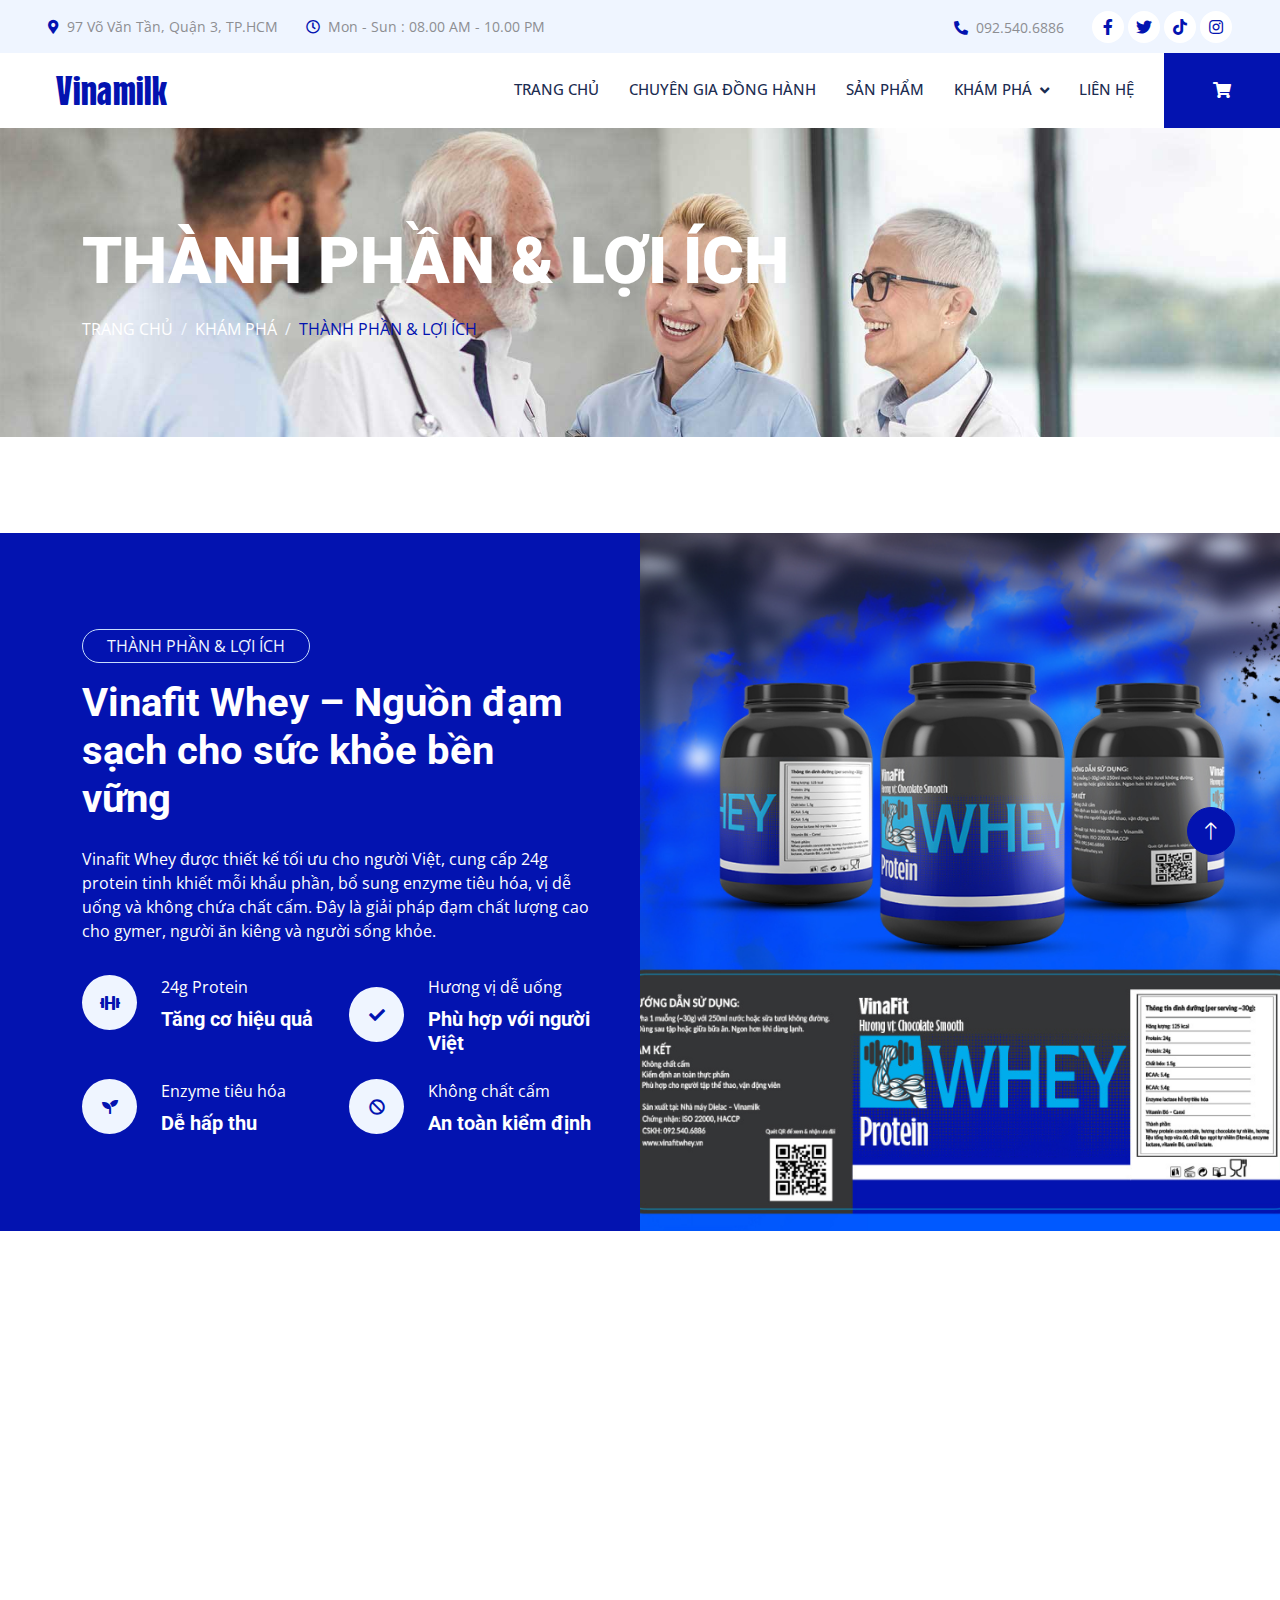
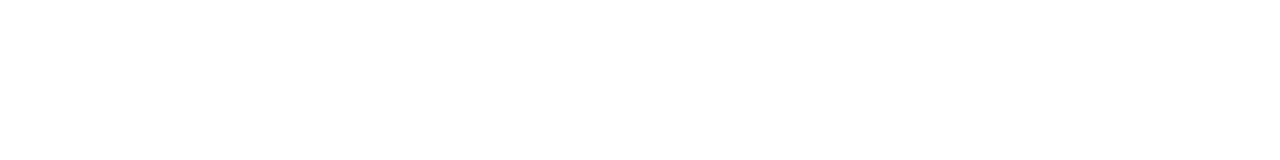
<file: vinafit-main/feature.html>
<!DOCTYPE html>
<html lang="en">

<head>
    <meta charset="utf-8">
    <title>Vinamilk</title>
    <meta content="width=device-width, initial-scale=1.0" name="viewport">
    <meta content="" name="keywords">
    <meta content="" name="description">

    <!-- Favicon -->
    <link href="img/favicon.ico" rel="icon">

    <!-- Google Web Fonts -->
    <link rel="preconnect" href="https://fonts.googleapis.com">
    <link rel="preconnect" href="https://fonts.gstatic.com" crossorigin>
    <link href="https://fonts.googleapis.com/css2?family=Open+Sans:wght@400;500&family=Roboto:wght@500;700;900&display=swap" rel="stylesheet"> 

    <!-- Icon Font Stylesheet -->
    <link href="https://cdnjs.cloudflare.com/ajax/libs/font-awesome/5.10.0/css/all.min.css" rel="stylesheet">
    <link href="https://cdn.jsdelivr.net/npm/bootstrap-icons@1.4.1/font/bootstrap-icons.css" rel="stylesheet">

    <!-- Libraries Stylesheet -->
    <link href="lib/animate/animate.min.css" rel="stylesheet">
    <link href="lib/owlcarousel/assets/owl.carousel.min.css" rel="stylesheet">
    <link href="lib/tempusdominus/css/tempusdominus-bootstrap-4.min.css" rel="stylesheet" />

    <!-- Customized Bootstrap Stylesheet -->
    <link href="css/bootstrap.min.css" rel="stylesheet">

    <!-- Template Stylesheet -->
    <link href="css/style.css" rel="stylesheet">
</head>

<body>
    <!-- Spinner Start -->
    <div id="spinner" class="show bg-white position-fixed translate-middle w-100 vh-100 top-50 start-50 d-flex align-items-center justify-content-center">
        <div class="spinner-grow text-primary" style="width: 3rem; height: 3rem;" role="status">
            <span class="sr-only">Loading...</span>
        </div>
    </div>
    <!-- Spinner End -->


      <!-- Topbar Start -->
    <div class="container-fluid bg-light p-0 wow fadeIn" data-wow-delay="0.1s">
        <div class="row gx-0 d-none d-lg-flex">
            <div class="col-lg-7 px-5 text-start">
                <div class="h-100 d-inline-flex align-items-center py-3 me-4">
                    <small class="fa fa-map-marker-alt text-primary me-2"></small>
                    <small>97 Võ Văn Tần, Quận 3, TP.HCM</small>
                </div>
                <div class="h-100 d-inline-flex align-items-center py-3">
                    <small class="far fa-clock text-primary me-2"></small>
                    <small>Mon - Sun : 08.00 AM - 10.00 PM</small>
                </div>
            </div>
            <div class="col-lg-5 px-5 text-end">
                <div class="h-100 d-inline-flex align-items-center py-3 me-4">
                    <small class="fa fa-phone-alt text-primary me-2"></small>
                    <small>092.540.6886</small>
                </div>
                <div class="h-100 d-inline-flex align-items-center">
                    <a class="btn btn-sm-square rounded-circle bg-white text-primary me-1" href=""><i class="fab fa-facebook-f"></i></a>
                    <a class="btn btn-sm-square rounded-circle bg-white text-primary me-1" href=""><i class="fab fa-twitter"></i></a>
                    <a class="btn btn-sm-square rounded-circle bg-white text-primary me-1" href="#">
                        <i class="fab fa-tiktok"></i>
                      </a>
                    <a class="btn btn-sm-square rounded-circle bg-white text-primary me-0" href=""><i class="fab fa-instagram"></i></a>
                </div>
            </div>
        </div>
    </div>
    <!-- Topbar End -->



    <!-- Navbar Start -->
<nav class="navbar navbar-expand-lg bg-white navbar-light sticky-top p-0 wow fadeIn" data-wow-delay="0.1s">
    <a href="index.html" class="navbar-brand d-flex align-items-center px-4 px-lg-5">
        <h1 class="m-0 text-primary logo-vinamilk"><i class="fas fa-cow me-2"></i>Vinamilk</h1>
    </a>
    <button type="button" class="navbar-toggler me-4" data-bs-toggle="collapse" data-bs-target="#navbarCollapse">
        <span class="navbar-toggler-icon"></span>
    </button>
    <div class="collapse navbar-collapse" id="navbarCollapse">
        <div class="navbar-nav ms-auto p-4 p-lg-0">  
            <a href="index.html" class="nav-item nav-link">Trang chủ</a>
            <a href="about.html" class="nav-item nav-link">Chuyên gia đồng hành</a>
            <a href="service.html" class="nav-item nav-link">Sản phẩm</a>
            <div class="nav-item dropdown">
                <a href="#" class="nav-link dropdown-toggle" data-bs-toggle="dropdown">Khám phá</a>
                <div class="dropdown-menu rounded-0 rounded-bottom m-0">
                    <a href="feature.html" class="dropdown-item active">THÀNH PHẦN & LỢI ÍCH</a>
                    <a href="appointment.html" class="dropdown-item">TƯ VẤN DINH DƯỠNG</a>
                    <a href="testimonial.html" class="dropdown-item">ĐÁNH GIÁ</a>
                    <a href="https://new.vinamilk.com.vn/store-list" class="dropdown-item" target="_blank">HỆ THỐNG CỬA HÀNG</a>
                </div>
            </div>
            <a href="contact.html" class="nav-item nav-link">Liên hệ</a>
        </div>
        <!-- Nút giỏ hàng -->
        <a href="giỏhàng.html" class="btn btn-primary rounded-0 py-4 px-lg-5 d-none d-lg-block">
            <i class="fas fa-shopping-cart"></i>
        </a>
    </div>
</nav>
<!-- Navbar End -->


    <!-- Page Header Start -->
    <div class="container-fluid page-header py-5 mb-5 wow fadeIn" data-wow-delay="0.1s">
        <div class="container py-5">
            <h1 class="display-3 text-white mb-3 animated slideInDown">THÀNH PHẦN & LỢI ÍCH</h1>
            <nav aria-label="breadcrumb animated slideInDown">
                <ol class="breadcrumb text-uppercase mb-0">
                    <li class="breadcrumb-item"><a class="text-white" href="#">TRANG CHỦ</a></li>
                    <li class="breadcrumb-item"><a class="text-white" href="#">KHÁM PHÁ</a></li>
                    <li class="breadcrumb-item text-primary active" aria-current="page">THÀNH PHẦN & LỢI ÍCH</li>
                </ol>
            </nav>
        </div>
    </div>
    <!-- Page Header End -->


    <!-- Feature Start -->
    <div class="container-fluid bg-primary overflow-hidden px-lg-0" style="margin: 6rem 0;">
        <div class="container feature px-lg-0">
            <div class="row g-0 mx-lg-0">
                <div class="col-lg-6 feature-text py-5 wow fadeIn" data-wow-delay="0.1s">
                    <div class="p-lg-5 ps-lg-0">
                        <p class="d-inline-block border rounded-pill text-light py-1 px-4">THÀNH PHẦN & LỢI ÍCH</p>
                        <h1 class="text-white mb-4">Vinafit Whey – Nguồn đạm sạch cho sức khỏe bền vững</h1>
                        <p class="text-white mb-4 pb-2">Vinafit Whey được thiết kế tối ưu cho người Việt, cung cấp 24g protein tinh khiết mỗi khẩu phần, bổ sung enzyme tiêu hóa, vị dễ uống và không chứa chất cấm. Đây là giải pháp đạm chất lượng cao cho gymer, người ăn kiêng và người sống khỏe.</p>
                        <div class="row g-4">
                            <div class="col-6">
                                <div class="d-flex align-items-center">
                                    <div class="d-flex flex-shrink-0 align-items-center justify-content-center rounded-circle bg-light" style="width: 55px; height: 55px;">
                                        <i class="fa fa-dumbbell text-primary"></i>
                                    </div>
                                    <div class="ms-4">
                                        <p class="text-white mb-2">24g Protein</p>
                                        <h5 class="text-white mb-0">Tăng cơ hiệu quả</h5>
                                    </div>
                                </div>
                            </div>
                            <div class="col-6">
                                <div class="d-flex align-items-center">
                                    <div class="d-flex flex-shrink-0 align-items-center justify-content-center rounded-circle bg-light" style="width: 55px; height: 55px;">
                                        <i class="fa fa-check text-primary"></i>
                                    </div>
                                    <div class="ms-4">
                                        <p class="text-white mb-2">Hương vị dễ uống</p>
                                        <h5 class="text-white mb-0">Phù hợp với người Việt</h5>
                                    </div>
                                </div>
                            </div>
                            <div class="col-6">
                                <div class="d-flex align-items-center">
                                    <div class="d-flex flex-shrink-0 align-items-center justify-content-center rounded-circle bg-light" style="width: 55px; height: 55px;">
                                        <i class="fa fa-seedling text-primary"></i>
                                    </div>
                                    <div class="ms-4">
                                        <p class="text-white mb-2">Enzyme tiêu hóa</p>
                                        <h5 class="text-white mb-0">Dễ hấp thu</h5>
                                    </div>
                                </div>
                            </div>
                            <div class="col-6">
                                <div class="d-flex align-items-center">
                                    <div class="d-flex flex-shrink-0 align-items-center justify-content-center rounded-circle bg-light" style="width: 55px; height: 55px;">
                                        <i class="fa fa-ban text-primary"></i>
                                    </div>
                                    <div class="ms-4">
                                        <p class="text-white mb-2">Không chất cấm</p>
                                        <h5 class="text-white mb-0">An toàn kiểm định</h5>
                                    </div>
                                </div>
                            </div>
                        </div>
                    </div>
                </div>
                <div class="col-lg-6 pe-lg-0 wow fadeIn" data-wow-delay="0.5s" style="min-height: 400px;">
                    <div class="position-relative h-100">
                        <img class="position-absolute img-fluid w-100 h-100" src="img/feature1.png" style="object-fit: cover;" alt="">
                    </div>
                </div>
            </div>
        </div>
    </div>
    <!-- Feature End -->
        

       <!-- Footer Start -->
<div class="container-fluid bg-dark text-light footer mt-5 pt-5 wow fadeIn" data-wow-delay="0.1s">
    <div class="container py-5">
        <div class="row g-5">

            <!-- Cột 1: Thông tin liên hệ -->
            <div class="col-lg-3 col-md-6">
                <h5 class="text-light mb-4">Thông tin liên hệ</h5>
                <p class="mb-2"><i class="fa fa-map-marker-alt me-3"></i>97 Võ Văn Tần, Quận 3, TP.HCM</p>
                <p class="mb-2"><i class="fa fa-phone-alt me-3"></i>092.540.6886</p>
                <p class="mb-2"><i class="fa fa-envelope me-3"></i>support@vinafitwhey.vn</p>
                <div class="d-flex pt-2">
                    <a class="btn btn-outline-light btn-social rounded-circle" href="#"><i class="fab fa-facebook-f"></i></a>
                    <a class="btn btn-outline-light btn-social rounded-circle" href="#"><i class="fab fa-instagram"></i></a>
                    <a class="btn btn-outline-light btn-social rounded-circle" href="#"><i class="fab fa-tiktok"></i></a>
                    <a class="btn btn-outline-light btn-social rounded-circle" href="#"><i class="fab fa-youtube"></i></a>
                </div>
            </div>

            <!-- Cột 2: Sản phẩm -->
            <div class="col-lg-3 col-md-6">
                <h5 class="text-light mb-4">Sản phẩm</h5>
                <a class="btn btn-link" href="#">Whey Vị Socola</a>
                <a class="btn btn-link" href="#">Whey Vị Dâu</a>
                <a class="btn btn-link" href="#">Whey Vị Cà Phê</a>
                <a class="btn btn-link" href="#">Whey Isolate</a>
                <a class="btn btn-link" href="#">Protein Dạng Uống</a>
            </div>

            <!-- Cột 3: Hỗ trợ -->
            <div class="col-lg-3 col-md-6">
                <h5 class="text-light mb-4">Hỗ trợ</h5>
                <a class="btn btn-link" href="#">Về chúng tôi</a>
                <a class="btn btn-link" href="dieukhoan.html">Điều khoản dịch vụ</a>
                <a class="btn btn-link" href="chinhsachchung.html">Chính sách chung</a>
                <a class="btn btn-link" href="chinhsachbaomat.html">Chính sách bảo mật</a>
                <a class="btn btn-link" href="#">Liên hệ</a>
            </div>

            <!-- Cột 4: Đăng ký nhận thông tin -->
            <div class="col-lg-3 col-md-6">
                <h5 class="text-light mb-4">Nhận thông tin ưu đãi</h5>
                <p>Đăng ký để nhận khuyến mãi độc quyền, thông tin sản phẩm và mẹo dinh dưỡng mỗi tuần từ Vinafit.</p>
                <div class="position-relative mx-auto" style="max-width: 400px;">
                    <input class="form-control border-0 w-100 py-3 ps-4 pe-5" type="text" placeholder="Nhập email của bạn">
                    <button type="button" class="btn btn-primary py-2 position-absolute top-0 end-0 mt-2 me-2">Đăng ký</button>
                </div>
            </div>

        </div>
    </div>

    <!-- Bản quyền -->
    <div class="container">
        <div class="copyright">
            <div class="row">
                <div class="col-md-6 text-center text-md-start mb-3 mb-md-0">
                    &copy; <a class="border-bottom" href="#">Vinafit Whey</a> – Sản phẩm của Vinamilk. Đã đăng ký bản quyền.
                </div>
                <div class="col-md-6 text-center text-md-end">
                    Thiết kế bởi <a class="border-bottom" href="https://zzyakenzz.github.io/">Le Tan Thinh</a>
                </div>
            </div>
        </div>
    </div>
</div>
<!-- Footer End -->



    <!-- Back to Top -->
    <a href="#" class="btn btn-lg btn-primary btn-lg-square rounded-circle back-to-top"><i class="bi bi-arrow-up"></i></a>


    <!-- JavaScript Libraries -->
    <script src="https://code.jquery.com/jquery-3.4.1.min.js"></script>
    <script src="https://cdn.jsdelivr.net/npm/bootstrap@5.0.0/dist/js/bootstrap.bundle.min.js"></script>
    <script src="lib/wow/wow.min.js"></script>
    <script src="lib/easing/easing.min.js"></script>
    <script src="lib/waypoints/waypoints.min.js"></script>
    <script src="lib/counterup/counterup.min.js"></script>
    <script src="lib/owlcarousel/owl.carousel.min.js"></script>
    <script src="lib/tempusdominus/js/moment.min.js"></script>
    <script src="lib/tempusdominus/js/moment-timezone.min.js"></script>
    <script src="lib/tempusdominus/js/tempusdominus-bootstrap-4.min.js"></script>

    <!-- Template Javascript -->
    <script src="js/main.js"></script>
</body>

</html>
</file>
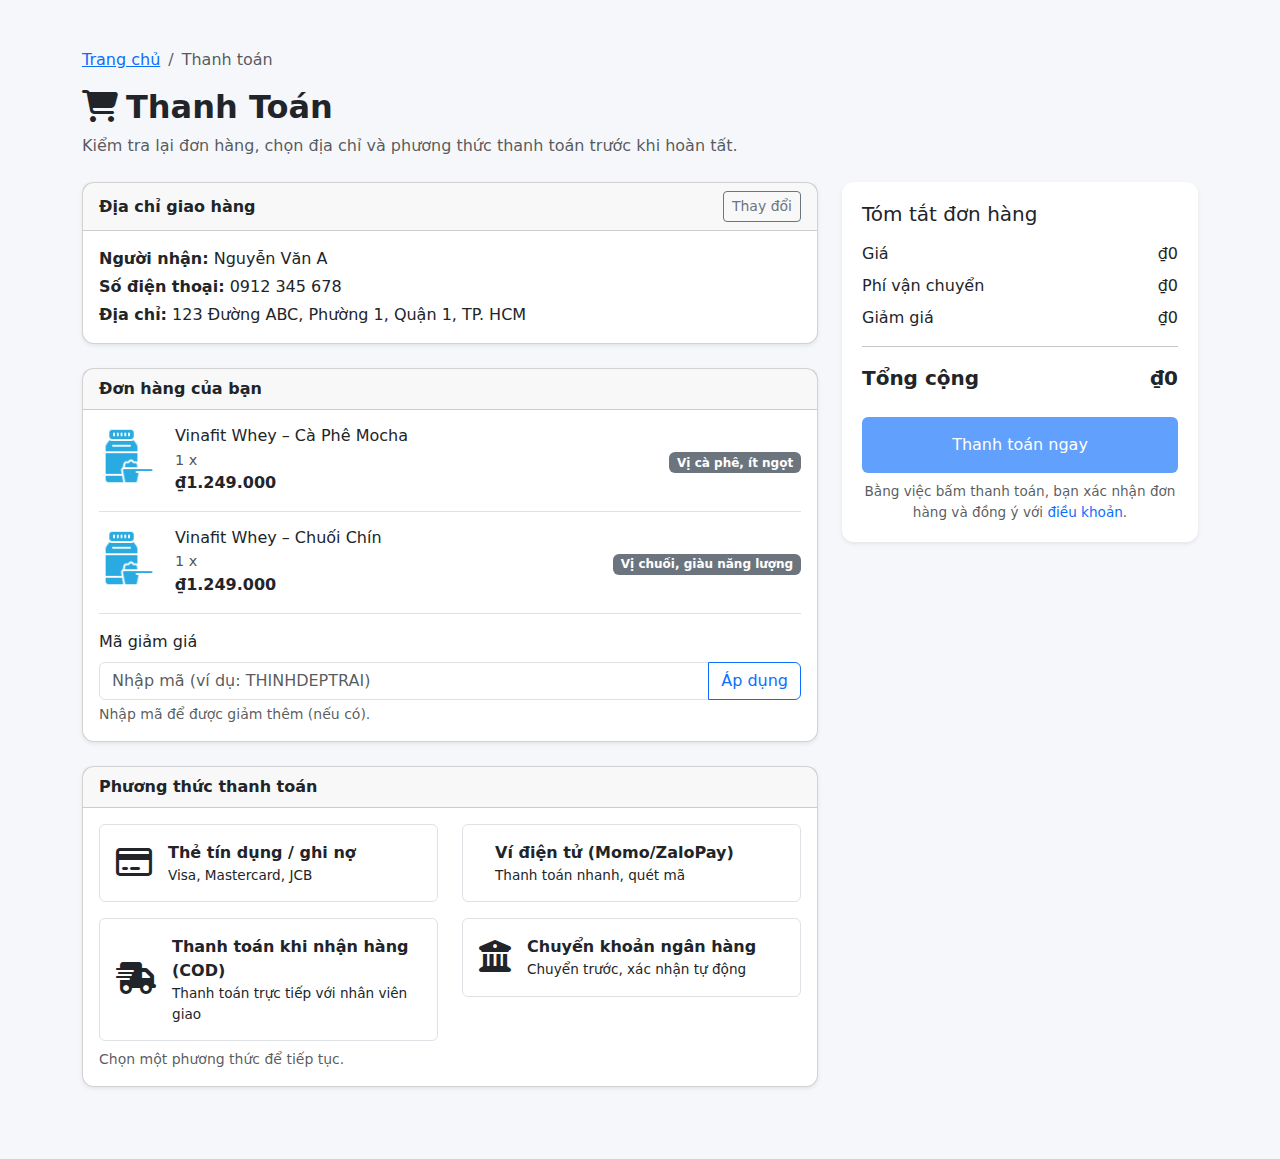
<file: vinafit-main/giỏhàng.html>
<!DOCTYPE html>
<html lang="vi">
<head>
  <meta charset="UTF-8" />
  <meta name="viewport" content="width=device-width, initial-scale=1.0"/>
  <title>🛒 Thanh Toán</title>

  <!-- Bootstrap CSS -->
  <link href="https://cdn.jsdelivr.net/npm/bootstrap@5.3.0/dist/css/bootstrap.min.css" rel="stylesheet"/>
  <!-- Font Awesome -->
  <link rel="stylesheet" href="https://cdnjs.cloudflare.com/ajax/libs/font-awesome/6.5.0/css/all.min.css"/>
  <style>
    body { background: #f5f7fa; }
    .card { border-radius: 12px; }
    .payment-option { cursor: pointer; }
    .payment-option.active { border: 2px solid #0d6efd; }
    .price-small { font-size: 0.9rem; color: #555; }
    .badge-discount { background: #fde047; color: #000; font-weight: 600; }
    .order-summary { background: #fff; border-radius: 12px; padding: 1.25rem; }
    .btn-primary { background: #ff6f00; border: none; }
    .btn-primary:hover { background: #e65c00; }
    .fs-sm { font-size: 0.85rem; }
  </style>
</head>
<body>

  <div class="container py-5">
    <!-- Header / Breadcrumb -->
    <div class="mb-4">
      <nav aria-label="breadcrumb">
        <ol class="breadcrumb bg-transparent p-0">
          <li class="breadcrumb-item"><a href="index.html">Trang chủ</a></li>
          <li class="breadcrumb-item active" aria-current="page">Thanh toán</li>
        </ol>
      </nav>
      <h2 class="fw-bold"><i class="fas fa-shopping-cart me-2"></i>Thanh Toán</h2>
      <p class="text-muted">Kiểm tra lại đơn hàng, chọn địa chỉ và phương thức thanh toán trước khi hoàn tất.</p>
    </div>

    <div class="row gy-4">
      <!-- Left: Form -->
      <div class="col-lg-8">
        <!-- Địa chỉ giao hàng -->
        <div class="card mb-4 shadow-sm">
          <div class="card-header d-flex justify-content-between align-items-center">
            <div>
              <strong>Địa chỉ giao hàng</strong>
            </div>
            <div>
              <button class="btn btn-sm btn-outline-secondary" id="change-address">Thay đổi</button>
            </div>
          </div>
          <div class="card-body">
            <div id="shipping-info">
              <p class="mb-1"><strong>Người nhận:</strong> Nguyễn Văn A</p>
              <p class="mb-1"><strong>Số điện thoại:</strong> 0912 345 678</p>
              <p class="mb-0"><strong>Địa chỉ:</strong> 123 Đường ABC, Phường 1, Quận 1, TP. HCM</p>
            </div>
            <!-- Hidden editable form (optional) -->
          </div>
        </div>

        <!-- Sản phẩm trong đơn -->
        <div class="card mb-4 shadow-sm">
          <div class="card-header">
            <strong>Đơn hàng của bạn</strong>
          </div>
          <div class="card-body">
            <!-- Item 1 -->
             <div id="cart-items"></div>
            <div class="d-flex mb-3 border-bottom pb-3">
              <div style="width:60px; flex-shrink:0;">
                <img src="img/wheyicon.png" alt="Sản phẩm" class="img-fluid rounded">
              </div>
              <div class="flex-grow-1 ms-3">
                <h6 class="mb-1">Vinafit Whey – Cà Phê Mocha</h6>
                <div class="d-flex justify-content-between align-items-start">
                  <div>
                    <div class="price-small">1 x</div>
                    <div class="fw-bold">₫1.249.000</div>
                  </div>
                  <div>
                    <span class="badge bg-secondary">Vị cà phê, ít ngọt</span>
                  </div>
                </div>
              </div>
            </div>
            <!-- Item 2 (ví dụ) -->
            <div class="d-flex mb-3 border-bottom pb-3">
              <div style="width:60px; flex-shrink:0;">
                <img src="img/wheyicon.png" alt="Sản phẩm" class="img-fluid rounded">
              </div>
              <div class="flex-grow-1 ms-3">
                <h6 class="mb-1">Vinafit Whey – Chuối Chín</h6>
                <div class="d-flex justify-content-between align-items-start">
                  <div>
                    <div class="price-small">1 x</div>
                    <div class="fw-bold">₫1.249.000</div>
                  </div>
                  <div>
                    <span class="badge bg-secondary">Vị chuối, giàu năng lượng</span>
                  </div>
                </div>
              </div>
            </div>
            <!-- Giảm giá / mã -->
            <div class="mt-3">
              <label for="coupon" class="form-label">Mã giảm giá</label>
              <div class="input-group">
                <input type="text" id="coupon" class="form-control" placeholder="Nhập mã (ví dụ: THINHDEPTRAI)">
                <button class="btn btn-outline-primary" id="apply-coupon">Áp dụng</button>
              </div>
              <div class="form-text">Nhập mã để được giảm thêm (nếu có).</div>
            </div>
          </div>
        </div>

        <!-- Phương thức thanh toán -->
        <div class="card mb-4 shadow-sm">
          <div class="card-header">
            <strong>Phương thức thanh toán</strong>
          </div>
          <div class="card-body">
            <div class="row gy-3">
              <!-- Thẻ tín dụng -->
              <div class="col-md-6">
                <div class="p-3 border rounded payment-option" data-method="card" id="opt-card">
                  <div class="d-flex align-items-center">
                    <div class="me-3"><i class="fa-regular fa-credit-card fa-2x"></i></div>
                    <div>
                      <div class="fw-bold">Thẻ tín dụng / ghi nợ</div>
                      <div class="fs-sm">Visa, Mastercard, JCB</div>
                    </div>
                  </div>
                </div>
              </div>
              <!-- Momo / e-wallet -->
              <div class="col-md-6">
                <div class="p-3 border rounded payment-option" data-method="ewallet" id="opt-ewallet">
                  <div class="d-flex align-items-center">
                    <div class="me-3"><i class="fa-brands fa-vn-pay fa-2x"></i></div>
                    <div>
                      <div class="fw-bold">Ví điện tử (Momo/ZaloPay)</div>
                      <div class="fs-sm">Thanh toán nhanh, quét mã</div>
                    </div>
                  </div>
                </div>
              </div>
              <!-- COD -->
              <div class="col-md-6">
                <div class="p-3 border rounded payment-option" data-method="cod" id="opt-cod">
                  <div class="d-flex align-items-center">
                    <div class="me-3"><i class="fa-solid fa-truck-fast fa-2x"></i></div>
                    <div>
                      <div class="fw-bold">Thanh toán khi nhận hàng (COD)</div>
                      <div class="fs-sm">Thanh toán trực tiếp với nhân viên giao</div>
                    </div>
                  </div>
                </div>
              </div>
              <!-- Chuyển khoản -->
              <div class="col-md-6">
                <div class="p-3 border rounded payment-option" data-method="bank" id="opt-bank">
                  <div class="d-flex align-items-center">
                    <div class="me-3"><i class="fa-solid fa-building-columns fa-2x"></i></div>
                    <div>
                      <div class="fw-bold">Chuyển khoản ngân hàng</div>
                      <div class="fs-sm">Chuyển trước, xác nhận tự động</div>
                    </div>
                  </div>
                </div>
              </div>
            </div>
            <div class="form-text mt-2">Chọn một phương thức để tiếp tục.</div>
          </div>
        </div>
      </div>

      <!-- Right: Order summary -->
      <div class="col-lg-4">
        <div class="order-summary shadow-sm">
          <h5 class="mb-3">Tóm tắt đơn hàng</h5>
          <div class="d-flex justify-content-between mb-2">
            <div>Giá</div>
            <div id="subtotal-display">₫2.498.000</div>
          </div>
          <div class="d-flex justify-content-between mb-2">
            <div>Phí vận chuyển</div>
            <div id="shipping-fee">₫0</div>
          </div>
          <div class="d-flex justify-content-between mb-2">
            <div>Giảm giá</div>
            <div id="discount-display">₫500.000</div>
          </div>
          <hr>
          <div class="d-flex justify-content-between fw-bold fs-5">
            <div>Tổng cộng</div>
            <div id="total-display">₫1.998.000</div>
          </div>
          <div class="mt-4">
            <button id="pay-btn" class="btn btn-primary w-100 py-3" disabled>
              Thanh toán ngay
            </button>
            <div class="text-center mt-2 fs-sm text-muted">
              Bằng việc bấm thanh toán, bạn xác nhận đơn hàng và đồng ý với <a href="#" class="text-decoration-none">điều khoản</a>.
            </div>
          </div>
        </div>
      </div>
    </div>
  </div>

  <!-- Optional: mô phỏng modal thành công -->
  <div class="modal fade" id="successModal" tabindex="-1" aria-hidden="true">
    <div class="modal-dialog modal-sm modal-dialog-centered">
      <div class="modal-content rounded-4">
        <div class="modal-body text-center p-4">
          <i class="fa-solid fa-circle-check text-success fa-3x mb-3"></i>
          <h5 class="mb-2">Thanh toán thành công!</h5>
          <p class="mb-3">Cảm ơn bạn đã đặt hàng. Mã đơn: <strong>#TL123456</strong></p>
          <a href="index.html" class="btn btn-outline-primary w-100">Về trang chủ</a>
        </div>
      </div>
    </div>
  </div>

  <!-- Bootstrap + JS -->
  <script src="https://cdn.jsdelivr.net/npm/bootstrap@5.3.0/dist/js/bootstrap.bundle.min.js"></script>

  <script>
    // Chọn phương thức thanh toán
    const options = document.querySelectorAll('.payment-option');
    let selectedMethod = null;
    options.forEach(o => {
      o.addEventListener('click', () => {
        options.forEach(x => x.classList.remove('active'));
        o.classList.add('active');
        selectedMethod = o.dataset.method;
        checkReady();
      });
    });

    // Áp mã giảm giá (giả lập)
    document.getElementById('apply-coupon').addEventListener('click', (e) => {
      e.preventDefault();
      const code = document.getElementById('coupon').value.trim().toUpperCase();
      let discount = 0;
      if (code === 'THINHDEPTRAI') {
        discount = 165000000; // 10%
        document.getElementById('discount-display').innerText = '₫' + numberWithCommas(discount);
      } else {
        alert('Mã không hợp lệ hoặc hết hiệu lực.');
        document.getElementById('discount-display').innerText = '₫0';
      }
      recalcTotal(discount);
    });

    function numberWithCommas(x) {
      return x.toString().replace(/\B(?=(\d{3})+(?!\d))/g, ".");
    }

    function recalcTotal(discount) {
      const subtotal = 1650000000; // cố định ví dụ
      const shipping = 0;
      const total = subtotal + shipping - discount;
      document.getElementById('total-display').innerText = '₫' + numberWithCommas(total);
    }

    function checkReady() {
      const payBtn = document.getElementById('pay-btn');
      if (selectedMethod) {
        payBtn.disabled = false;
      } else {
        payBtn.disabled = true;
      }
    }

    // Click thanh toán
    document.getElementById('pay-btn').addEventListener('click', () => {
      if (!selectedMethod) {
        alert('Chọn phương thức thanh toán trước.');
        return;
      }
      // Giả lập xử lý, show modal thành công
      const successModal = new bootstrap.Modal(document.getElementById('successModal'));
      successModal.show();
    });
    
  </script>
<script>
  // Load sản phẩm từ localStorage
  const cartItems = JSON.parse(localStorage.getItem("cart")) || [];
  const container = document.getElementById("cart-items");

  let subtotal = 0;

  cartItems.forEach(item => {
    const itemTotal = item.quantity * item.price;
    subtotal += itemTotal;

    const html = `
      <div class="d-flex mb-3 border-bottom pb-3">
        <div style="width:60px; flex-shrink:0;">
          <img src="img/wheyicon.png" alt="Sản phẩm" class="img-fluid rounded">
        </div>
        <div class="flex-grow-1 ms-3">
          <h6 class="mb-1">${item.name}</h6>
          <div class="d-flex justify-content-between align-items-start">
            <div>
              <div class="price-small">${item.quantity} x</div>
              <div class="fw-bold">₫${numberWithCommas(item.price)}</div>
            </div>
            <div>
              <span class="badge bg-secondary">Số lượng: ${item.quantity}</span>
            </div>
          </div>
        </div>
      </div>
    `;
    container.innerHTML += html;
  });

  // Tính toán giá hiển thị
  const discount = 0;
  const shipping = 0;
  const total = subtotal + shipping - discount;

  document.getElementById("subtotal-display").innerText = "₫" + numberWithCommas(subtotal);
  document.getElementById("discount-display").innerText = "₫" + numberWithCommas(discount);
  document.getElementById("total-display").innerText = "₫" + numberWithCommas(total);

  function numberWithCommas(x) {
    return x.toString().replace(/\B(?=(\d{3})+(?!\d))/g, ".");
  }
</script>
</body>
</html>
</file>
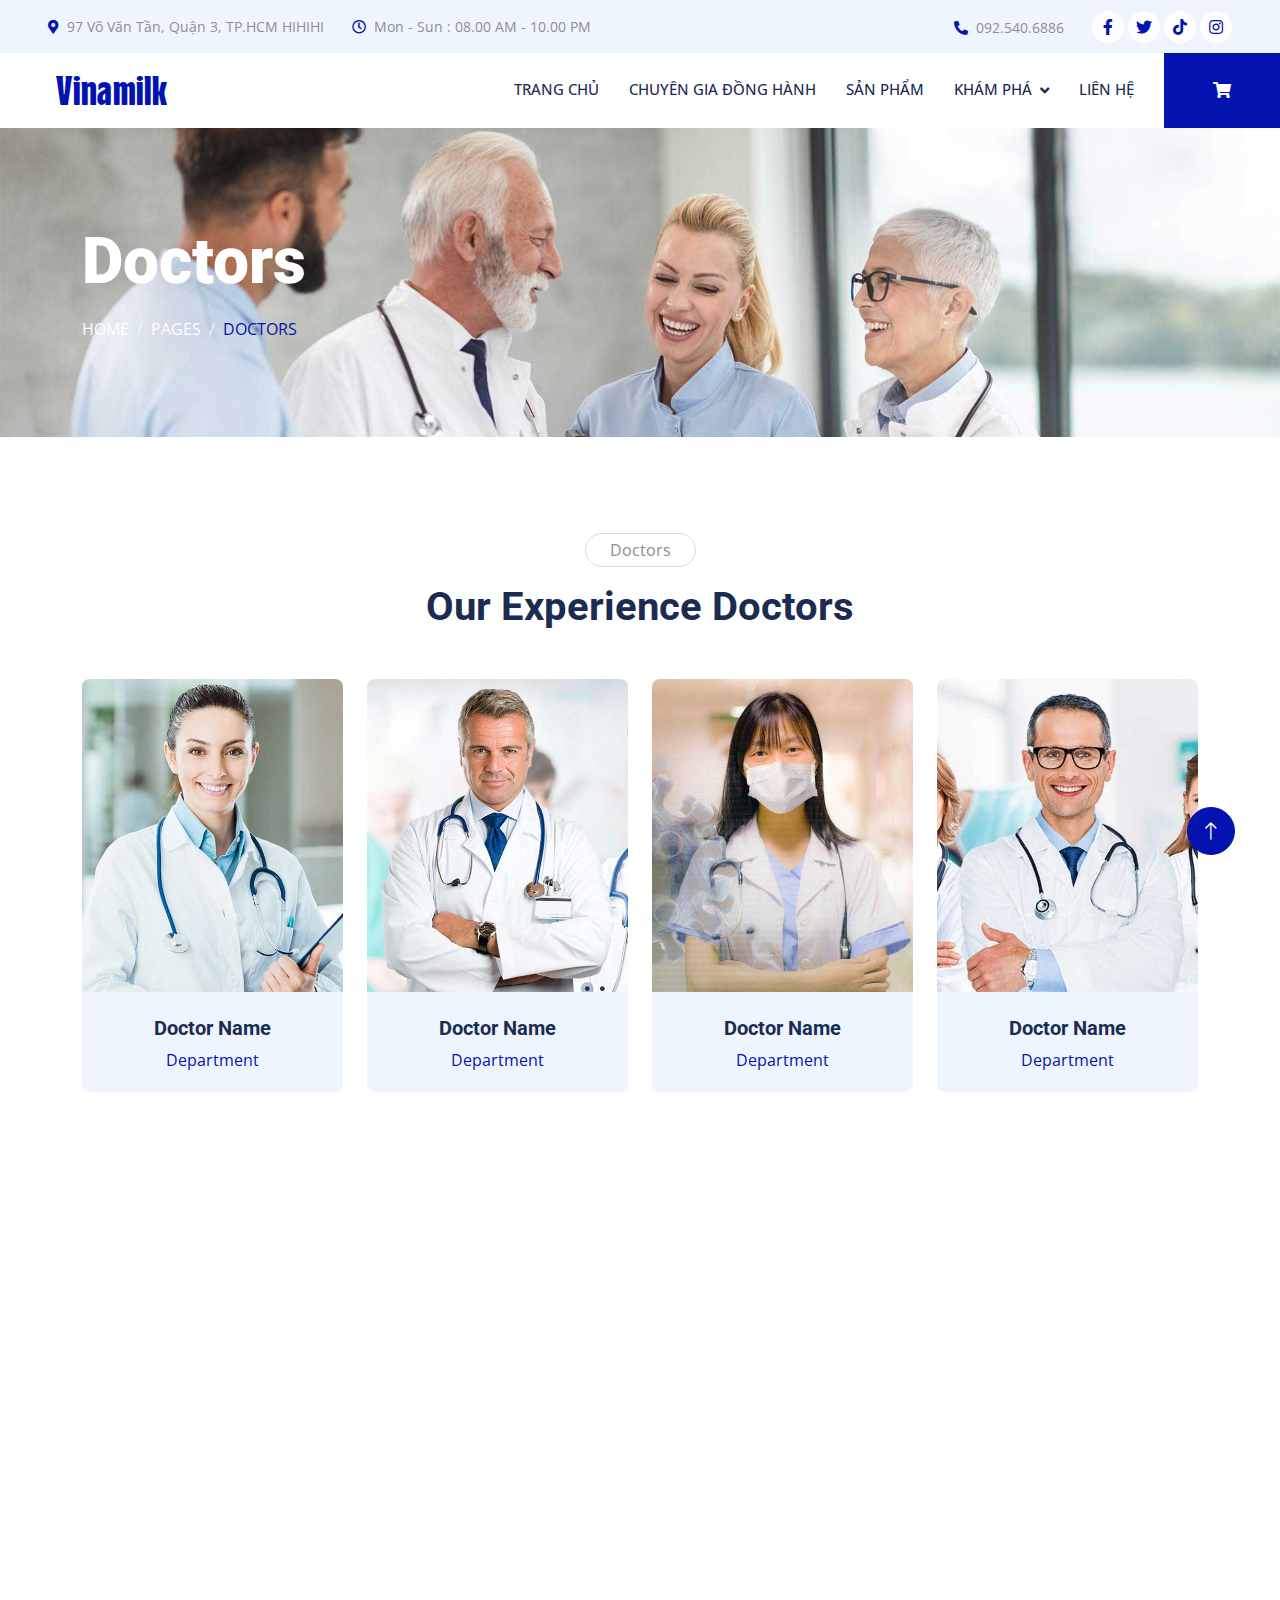
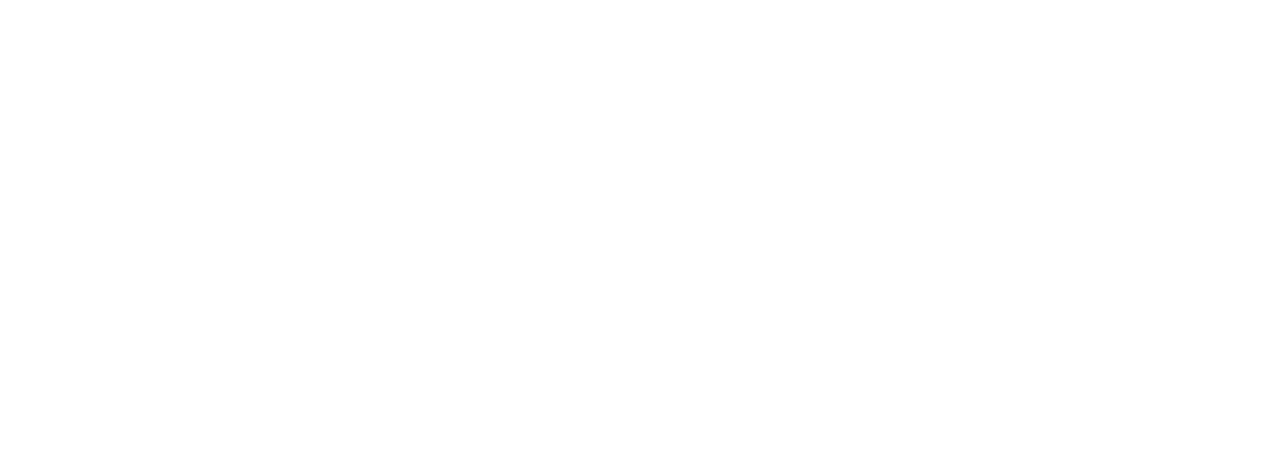
<file: vinafit-main/team.html>
<!DOCTYPE html>
<html lang="en">

<head>
    <meta charset="utf-8">
    <title>Vinamilk</title>
    <meta content="width=device-width, initial-scale=1.0" name="viewport">
    <meta content="" name="keywords">
    <meta content="" name="description">

    <!-- Favicon -->
    <link href="img/favicon.ico" rel="icon">

    <!-- Google Web Fonts -->
    <link rel="preconnect" href="https://fonts.googleapis.com">
    <link rel="preconnect" href="https://fonts.gstatic.com" crossorigin>
    <link href="https://fonts.googleapis.com/css2?family=Open+Sans:wght@400;500&family=Roboto:wght@500;700;900&display=swap" rel="stylesheet"> 

    <!-- Icon Font Stylesheet -->
    <link href="https://cdnjs.cloudflare.com/ajax/libs/font-awesome/5.10.0/css/all.min.css" rel="stylesheet">
    <link href="https://cdn.jsdelivr.net/npm/bootstrap-icons@1.4.1/font/bootstrap-icons.css" rel="stylesheet">

    <!-- Libraries Stylesheet -->
    <link href="lib/animate/animate.min.css" rel="stylesheet">
    <link href="lib/owlcarousel/assets/owl.carousel.min.css" rel="stylesheet">
    <link href="lib/tempusdominus/css/tempusdominus-bootstrap-4.min.css" rel="stylesheet" />

    <!-- Customized Bootstrap Stylesheet -->
    <link href="css/bootstrap.min.css" rel="stylesheet">

    <!-- Template Stylesheet -->
    <link href="css/style.css" rel="stylesheet">
</head>

<body>
    <!-- Spinner Start -->
    <div id="spinner" class="show bg-white position-fixed translate-middle w-100 vh-100 top-50 start-50 d-flex align-items-center justify-content-center">
        <div class="spinner-grow text-primary" style="width: 3rem; height: 3rem;" role="status">
            <span class="sr-only">Loading...</span>
        </div>
    </div>
    <!-- Spinner End -->


    <!-- Topbar Start -->
    <div class="container-fluid bg-light p-0 wow fadeIn" data-wow-delay="0.1s">
        <div class="row gx-0 d-none d-lg-flex">
            <div class="col-lg-7 px-5 text-start">
                <div class="h-100 d-inline-flex align-items-center py-3 me-4">
                    <small class="fa fa-map-marker-alt text-primary me-2"></small>
                    <small>97 Võ Văn Tần, Quận 3, TP.HCM HIHIHI</small>
                </div>
                <div class="h-100 d-inline-flex align-items-center py-3">
                    <small class="far fa-clock text-primary me-2"></small>
                    <small>Mon - Sun : 08.00 AM - 10.00 PM</small>
                </div>
            </div>
            <div class="col-lg-5 px-5 text-end">
                <div class="h-100 d-inline-flex align-items-center py-3 me-4">
                    <small class="fa fa-phone-alt text-primary me-2"></small>
                    <small>092.540.6886</small>
                </div>
                <div class="h-100 d-inline-flex align-items-center">
                    <a class="btn btn-sm-square rounded-circle bg-white text-primary me-1" href=""><i class="fab fa-facebook-f"></i></a>
                    <a class="btn btn-sm-square rounded-circle bg-white text-primary me-1" href=""><i class="fab fa-twitter"></i></a>
                    <a class="btn btn-sm-square rounded-circle bg-white text-primary me-1" href="#">
                        <i class="fab fa-tiktok"></i>
                      </a>
                    <a class="btn btn-sm-square rounded-circle bg-white text-primary me-0" href=""><i class="fab fa-instagram"></i></a>
                </div>
            </div>
        </div>
    </div>
    <!-- Topbar End -->



    <!-- Navbar Start -->
<nav class="navbar navbar-expand-lg bg-white navbar-light sticky-top p-0 wow fadeIn" data-wow-delay="0.1s">
    <a href="index.html" class="navbar-brand d-flex align-items-center px-4 px-lg-5">
        <h1 class="m-0 text-primary logo-vinamilk"><i class="fas fa-cow me-2"></i>Vinamilk</h1>
    </a>
    <button type="button" class="navbar-toggler me-4" data-bs-toggle="collapse" data-bs-target="#navbarCollapse">
        <span class="navbar-toggler-icon"></span>
    </button>
    <div class="collapse navbar-collapse" id="navbarCollapse">
        <div class="navbar-nav ms-auto p-4 p-lg-0">  
            <a href="index.html" class="nav-item nav-link">Trang chủ</a>
            <a href="about.html" class="nav-item nav-link">Chuyên gia đồng hành</a>
            <a href="service.html" class="nav-item nav-link">Sản phẩm</a>
            <div class="nav-item dropdown">
                <a href="#" class="nav-link dropdown-toggle" data-bs-toggle="dropdown">Khám phá</a>
                <div class="dropdown-menu rounded-0 rounded-bottom m-0">
                    <a href="feature.html" class="dropdown-item">THÀNH PHẦN & LỢI ÍCH</a>
                    <a href="appointment.html" class="dropdown-item">TƯ VẤN DINH DƯỠNG</a>
                    <a href="testimonial.html" class="dropdown-item">ĐÁNH GIÁ</a>
                    <a href="https://new.vinamilk.com.vn/store-list" class="dropdown-item" target="_blank">HỆ THỐNG CỬA HÀNG</a>
                </div>
            </div>
            <a href="contact.html" class="nav-item nav-link">Liên hệ</a>
        </div>
        <!-- Nút giỏ hàng -->
        <a href="giỏhàng.html" class="btn btn-primary rounded-0 py-4 px-lg-5 d-none d-lg-block">
            <i class="fas fa-shopping-cart"></i>
        </a>
    </div>
</nav>
<!-- Navbar End -->


    <!-- Page Header Start -->
    <div class="container-fluid page-header py-5 mb-5 wow fadeIn" data-wow-delay="0.1s">
        <div class="container py-5">
            <h1 class="display-3 text-white mb-3 animated slideInDown">Doctors</h1>
            <nav aria-label="breadcrumb animated slideInDown">
                <ol class="breadcrumb text-uppercase mb-0">
                    <li class="breadcrumb-item"><a class="text-white" href="#">Home</a></li>
                    <li class="breadcrumb-item"><a class="text-white" href="#">Pages</a></li>
                    <li class="breadcrumb-item text-primary active" aria-current="page">Doctors</li>
                </ol>
            </nav>
        </div>
    </div>
    <!-- Page Header End -->


    <!-- Team Start -->
    <div class="container-xxl py-5">
        <div class="container">
            <div class="text-center mx-auto mb-5 wow fadeInUp" data-wow-delay="0.1s" style="max-width: 600px;">
                <p class="d-inline-block border rounded-pill py-1 px-4">Doctors</p>
                <h1>Our Experience Doctors</h1>
            </div>
            <div class="row g-4">
                <div class="col-lg-3 col-md-6 wow fadeInUp" data-wow-delay="0.1s">
                    <div class="team-item position-relative rounded overflow-hidden">
                        <div class="overflow-hidden">
                            <img class="img-fluid" src="img/team-1.jpg" alt="">
                        </div>
                        <div class="team-text bg-light text-center p-4">
                            <h5>Doctor Name</h5>
                            <p class="text-primary">Department</p>
                            <div class="team-social text-center">
                                <a class="btn btn-square" href=""><i class="fab fa-facebook-f"></i></a>
                                <a class="btn btn-square" href=""><i class="fab fa-twitter"></i></a>
                                <a class="btn btn-square" href=""><i class="fab fa-instagram"></i></a>
                            </div>
                        </div>
                    </div>
                </div>
                <div class="col-lg-3 col-md-6 wow fadeInUp" data-wow-delay="0.3s">
                    <div class="team-item position-relative rounded overflow-hidden">
                        <div class="overflow-hidden">
                            <img class="img-fluid" src="img/team-2.jpg" alt="">
                        </div>
                        <div class="team-text bg-light text-center p-4">
                            <h5>Doctor Name</h5>
                            <p class="text-primary">Department</p>
                            <div class="team-social text-center">
                                <a class="btn btn-square" href=""><i class="fab fa-facebook-f"></i></a>
                                <a class="btn btn-square" href=""><i class="fab fa-twitter"></i></a>
                                <a class="btn btn-square" href=""><i class="fab fa-instagram"></i></a>
                            </div>
                        </div>
                    </div>
                </div>
                <div class="col-lg-3 col-md-6 wow fadeInUp" data-wow-delay="0.5s">
                    <div class="team-item position-relative rounded overflow-hidden">
                        <div class="overflow-hidden">
                            <img class="img-fluid" src="img/team-3.jpg" alt="">
                        </div>
                        <div class="team-text bg-light text-center p-4">
                            <h5>Doctor Name</h5>
                            <p class="text-primary">Department</p>
                            <div class="team-social text-center">
                                <a class="btn btn-square" href=""><i class="fab fa-facebook-f"></i></a>
                                <a class="btn btn-square" href=""><i class="fab fa-twitter"></i></a>
                                <a class="btn btn-square" href=""><i class="fab fa-instagram"></i></a>
                            </div>
                        </div>
                    </div>
                </div>
                <div class="col-lg-3 col-md-6 wow fadeInUp" data-wow-delay="0.7s">
                    <div class="team-item position-relative rounded overflow-hidden">
                        <div class="overflow-hidden">
                            <img class="img-fluid" src="img/team-4.jpg" alt="">
                        </div>
                        <div class="team-text bg-light text-center p-4">
                            <h5>Doctor Name</h5>
                            <p class="text-primary">Department</p>
                            <div class="team-social text-center">
                                <a class="btn btn-square" href=""><i class="fab fa-facebook-f"></i></a>
                                <a class="btn btn-square" href=""><i class="fab fa-twitter"></i></a>
                                <a class="btn btn-square" href=""><i class="fab fa-instagram"></i></a>
                            </div>
                        </div>
                    </div>
                </div>
                <div class="col-lg-3 col-md-6 wow fadeInUp" data-wow-delay="0.1s">
                    <div class="team-item position-relative rounded overflow-hidden">
                        <div class="overflow-hidden">
                            <img class="img-fluid" src="img/team-2.jpg" alt="">
                        </div>
                        <div class="team-text bg-light text-center p-4">
                            <h5>Doctor Name</h5>
                            <p class="text-primary">Department</p>
                            <div class="team-social text-center">
                                <a class="btn btn-square" href=""><i class="fab fa-facebook-f"></i></a>
                                <a class="btn btn-square" href=""><i class="fab fa-twitter"></i></a>
                                <a class="btn btn-square" href=""><i class="fab fa-instagram"></i></a>
                            </div>
                        </div>
                    </div>
                </div>
                <div class="col-lg-3 col-md-6 wow fadeInUp" data-wow-delay="0.3s">
                    <div class="team-item position-relative rounded overflow-hidden">
                        <div class="overflow-hidden">
                            <img class="img-fluid" src="img/team-3.jpg" alt="">
                        </div>
                        <div class="team-text bg-light text-center p-4">
                            <h5>Doctor Name</h5>
                            <p class="text-primary">Department</p>
                            <div class="team-social text-center">
                                <a class="btn btn-square" href=""><i class="fab fa-facebook-f"></i></a>
                                <a class="btn btn-square" href=""><i class="fab fa-twitter"></i></a>
                                <a class="btn btn-square" href=""><i class="fab fa-instagram"></i></a>
                            </div>
                        </div>
                    </div>
                </div>
                <div class="col-lg-3 col-md-6 wow fadeInUp" data-wow-delay="0.5s">
                    <div class="team-item position-relative rounded overflow-hidden">
                        <div class="overflow-hidden">
                            <img class="img-fluid" src="img/team-4.jpg" alt="">
                        </div>
                        <div class="team-text bg-light text-center p-4">
                            <h5>Doctor Name</h5>
                            <p class="text-primary">Department</p>
                            <div class="team-social text-center">
                                <a class="btn btn-square" href=""><i class="fab fa-facebook-f"></i></a>
                                <a class="btn btn-square" href=""><i class="fab fa-twitter"></i></a>
                                <a class="btn btn-square" href=""><i class="fab fa-instagram"></i></a>
                            </div>
                        </div>
                    </div>
                </div>
                <div class="col-lg-3 col-md-6 wow fadeInUp" data-wow-delay="0.7s">
                    <div class="team-item position-relative rounded overflow-hidden">
                        <div class="overflow-hidden">
                            <img class="img-fluid" src="img/team-1.jpg" alt="">
                        </div>
                        <div class="team-text bg-light text-center p-4">
                            <h5>Doctor Name</h5>
                            <p class="text-primary">Department</p>
                            <div class="team-social text-center">
                                <a class="btn btn-square" href=""><i class="fab fa-facebook-f"></i></a>
                                <a class="btn btn-square" href=""><i class="fab fa-twitter"></i></a>
                                <a class="btn btn-square" href=""><i class="fab fa-instagram"></i></a>
                            </div>
                        </div>
                    </div>
                </div>
            </div>
        </div>
    </div>
    <!-- Team End -->
        

       <!-- Footer Start -->
<div class="container-fluid bg-dark text-light footer mt-5 pt-5 wow fadeIn" data-wow-delay="0.1s">
    <div class="container py-5">
        <div class="row g-5">

            <!-- Cột 1: Thông tin liên hệ -->
            <div class="col-lg-3 col-md-6">
                <h5 class="text-light mb-4">Thông tin liên hệ</h5>
                <p class="mb-2"><i class="fa fa-map-marker-alt me-3"></i>97 Võ Văn Tần, Quận 3, TP.HCM</p>
                <p class="mb-2"><i class="fa fa-phone-alt me-3"></i>092.540.6886</p>
                <p class="mb-2"><i class="fa fa-envelope me-3"></i>support@vinafitwhey.vn</p>
                <div class="d-flex pt-2">
                    <a class="btn btn-outline-light btn-social rounded-circle" href="#"><i class="fab fa-facebook-f"></i></a>
                    <a class="btn btn-outline-light btn-social rounded-circle" href="#"><i class="fab fa-instagram"></i></a>
                    <a class="btn btn-outline-light btn-social rounded-circle" href="#"><i class="fab fa-tiktok"></i></a>
                    <a class="btn btn-outline-light btn-social rounded-circle" href="#"><i class="fab fa-youtube"></i></a>
                </div>
            </div>

            <!-- Cột 2: Sản phẩm -->
            <div class="col-lg-3 col-md-6">
                <h5 class="text-light mb-4">Sản phẩm</h5>
                <a class="btn btn-link" href="#">Whey Vị Socola</a>
                <a class="btn btn-link" href="#">Whey Vị Dâu</a>
                <a class="btn btn-link" href="#">Whey Vị Cà Phê</a>
                <a class="btn btn-link" href="#">Whey Isolate</a>
                <a class="btn btn-link" href="#">Protein Dạng Uống</a>
            </div>

            <!-- Cột 3: Hỗ trợ -->
            <div class="col-lg-3 col-md-6">
                <h5 class="text-light mb-4">Hỗ trợ</h5>
                <a class="btn btn-link" href="#">Về chúng tôi</a>
                <a class="btn btn-link" href="dieukhoan.html">Điều khoản dịch vụ</a>
                <a class="btn btn-link" href="chinhsachchung.html">Chính sách chung</a>
                <a class="btn btn-link" href="chinhsachbaomat.html">Chính sách bảo mật</a>
                <a class="btn btn-link" href="#">Liên hệ</a>
            </div>

            <!-- Cột 4: Đăng ký nhận thông tin -->
            <div class="col-lg-3 col-md-6">
                <h5 class="text-light mb-4">Nhận thông tin ưu đãi</h5>
                <p>Đăng ký để nhận khuyến mãi độc quyền, thông tin sản phẩm và mẹo dinh dưỡng mỗi tuần từ Vinafit.</p>
                <div class="position-relative mx-auto" style="max-width: 400px;">
                    <input class="form-control border-0 w-100 py-3 ps-4 pe-5" type="text" placeholder="Nhập email của bạn">
                    <button type="button" class="btn btn-primary py-2 position-absolute top-0 end-0 mt-2 me-2">Đăng ký</button>
                </div>
            </div>

        </div>
    </div>

    <!-- Bản quyền -->
    <div class="container">
        <div class="copyright">
            <div class="row">
                <div class="col-md-6 text-center text-md-start mb-3 mb-md-0">
                    &copy; <a class="border-bottom" href="#">Vinafit Whey</a> – Sản phẩm của Vinamilk. Đã đăng ký bản quyền.
                </div>
                <div class="col-md-6 text-center text-md-end">
                    Thiết kế bởi <a class="border-bottom" href="https://zzyakenzz.github.io/">Le Tan Thinh</a>
                </div>
            </div>
        </div>
    </div>
</div>
<!-- Footer End -->



    <!-- Back to Top -->
    <a href="#" class="btn btn-lg btn-primary btn-lg-square rounded-circle back-to-top"><i class="bi bi-arrow-up"></i></a>


    <!-- JavaScript Libraries -->
    <script src="https://code.jquery.com/jquery-3.4.1.min.js"></script>
    <script src="https://cdn.jsdelivr.net/npm/bootstrap@5.0.0/dist/js/bootstrap.bundle.min.js"></script>
    <script src="lib/wow/wow.min.js"></script>
    <script src="lib/easing/easing.min.js"></script>
    <script src="lib/waypoints/waypoints.min.js"></script>
    <script src="lib/counterup/counterup.min.js"></script>
    <script src="lib/owlcarousel/owl.carousel.min.js"></script>
    <script src="lib/tempusdominus/js/moment.min.js"></script>
    <script src="lib/tempusdominus/js/moment-timezone.min.js"></script>
    <script src="lib/tempusdominus/js/tempusdominus-bootstrap-4.min.js"></script>

    <!-- Template Javascript -->
    <script src="js/main.js"></script>
</body>

</html>
</file>
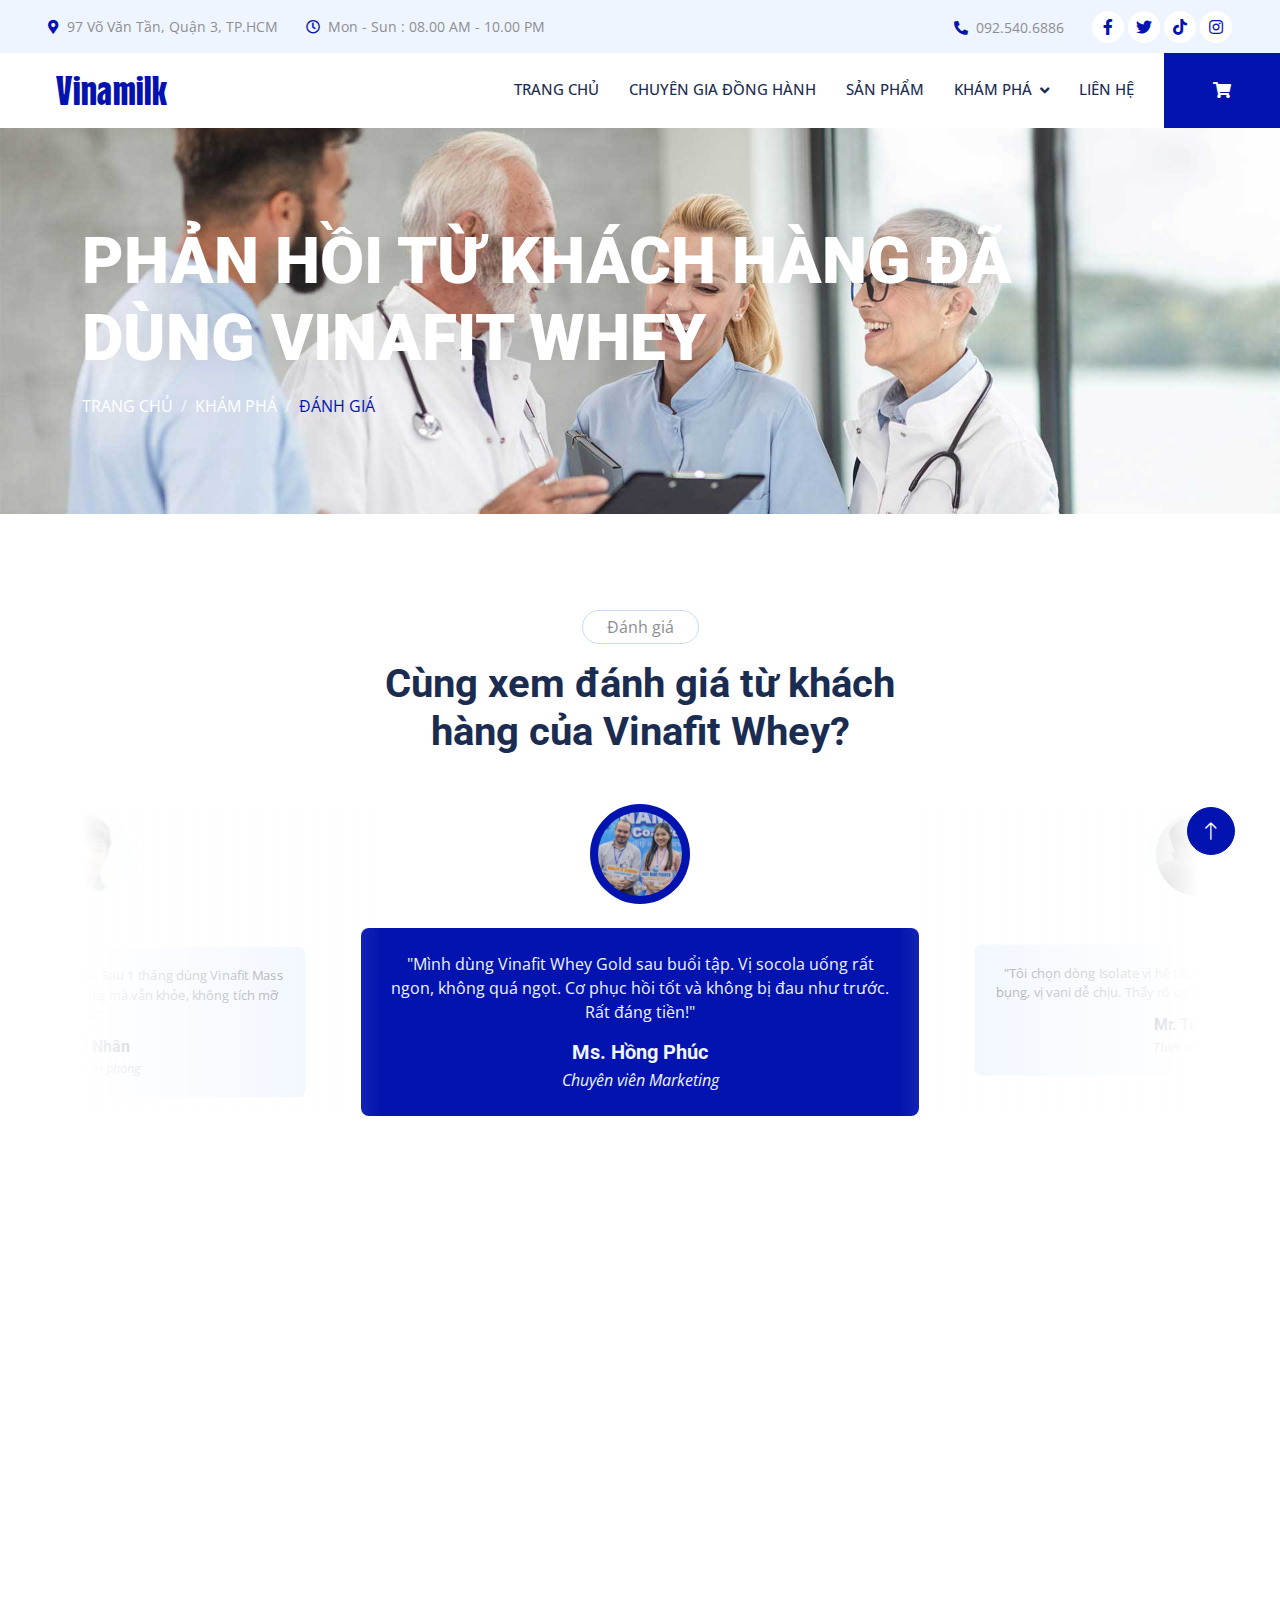
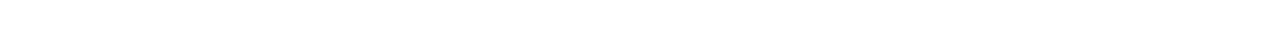
<file: vinafit-main/testimonial.html>
<!DOCTYPE html>
<html lang="en">

<head>
    <meta charset="utf-8">
    <title>Vinamilk</title>
    <meta content="width=device-width, initial-scale=1.0" name="viewport">
    <meta content="" name="keywords">
    <meta content="" name="description">

    <!-- Favicon -->
    <link href="img/favicon.ico" rel="icon">
    <link href="https://cdnjs.cloudflare.com/ajax/libs/font-awesome/5.15.4/css/all.min.css" rel="stylesheet">

    <!-- Google Web Fonts -->
    <link rel="preconnect" href="https://fonts.googleapis.com">
    <link rel="preconnect" href="https://fonts.gstatic.com" crossorigin>
    <link href="https://fonts.googleapis.com/css2?family=Open+Sans:wght@400;500&family=Roboto:wght@500;700;900&display=swap" rel="stylesheet"> 

    <!-- Icon Font Stylesheet -->
    <link href="https://cdnjs.cloudflare.com/ajax/libs/font-awesome/5.10.0/css/all.min.css" rel="stylesheet">
    <link href="https://cdn.jsdelivr.net/npm/bootstrap-icons@1.4.1/font/bootstrap-icons.css" rel="stylesheet">

    <!-- Libraries Stylesheet -->
    <link href="lib/animate/animate.min.css" rel="stylesheet">
    <link href="lib/owlcarousel/assets/owl.carousel.min.css" rel="stylesheet">
    <link href="lib/tempusdominus/css/tempusdominus-bootstrap-4.min.css" rel="stylesheet" />

    <!-- Customized Bootstrap Stylesheet -->
    <link href="css/bootstrap.min.css" rel="stylesheet">

    <!-- Template Stylesheet -->
    <link href="css/style.css" rel="stylesheet">
</head>

<body>
    <!-- Spinner Start -->
    <div id="spinner" class="show bg-white position-fixed translate-middle w-100 vh-100 top-50 start-50 d-flex align-items-center justify-content-center">
        <div class="spinner-grow text-primary" style="width: 3rem; height: 3rem;" role="status">
            <span class="sr-only">Loading...</span>
        </div>
    </div>
    <!-- Spinner End -->


      <!-- Topbar Start -->
    <div class="container-fluid bg-light p-0 wow fadeIn" data-wow-delay="0.1s">
        <div class="row gx-0 d-none d-lg-flex">
            <div class="col-lg-7 px-5 text-start">
                <div class="h-100 d-inline-flex align-items-center py-3 me-4">
                    <small class="fa fa-map-marker-alt text-primary me-2"></small>
                    <small>97 Võ Văn Tần, Quận 3, TP.HCM</small>
                </div>
                <div class="h-100 d-inline-flex align-items-center py-3">
                    <small class="far fa-clock text-primary me-2"></small>
                    <small>Mon - Sun : 08.00 AM - 10.00 PM</small>
                </div>
            </div>
            <div class="col-lg-5 px-5 text-end">
                <div class="h-100 d-inline-flex align-items-center py-3 me-4">
                    <small class="fa fa-phone-alt text-primary me-2"></small>
                    <small>092.540.6886</small>
                </div>
                <div class="h-100 d-inline-flex align-items-center">
                    <a class="btn btn-sm-square rounded-circle bg-white text-primary me-1" href=""><i class="fab fa-facebook-f"></i></a>
                    <a class="btn btn-sm-square rounded-circle bg-white text-primary me-1" href=""><i class="fab fa-twitter"></i></a>
                    <a class="btn btn-sm-square rounded-circle bg-white text-primary me-1" href="#">
                        <i class="fab fa-tiktok"></i>
                      </a>

                    <a class="btn btn-sm-square rounded-circle bg-white text-primary me-0" href=""><i class="fab fa-instagram"></i></a>
                </div>
            </div>
        </div>
    </div>
    <!-- Topbar End -->



   <!-- Navbar Start -->
<nav class="navbar navbar-expand-lg bg-white navbar-light sticky-top p-0 wow fadeIn" data-wow-delay="0.1s">
    <a href="index.html" class="navbar-brand d-flex align-items-center px-4 px-lg-5">
        <h1 class="m-0 text-primary logo-vinamilk"><i class="fas fa-cow me-2"></i>Vinamilk</h1>
    </a>
    <button type="button" class="navbar-toggler me-4" data-bs-toggle="collapse" data-bs-target="#navbarCollapse">
        <span class="navbar-toggler-icon"></span>
    </button>
    <div class="collapse navbar-collapse" id="navbarCollapse">
        <div class="navbar-nav ms-auto p-4 p-lg-0">  
            <a href="index.html" class="nav-item nav-link">Trang chủ</a>
            <a href="about.html" class="nav-item nav-link">Chuyên gia đồng hành</a>
            <a href="service.html" class="nav-item nav-link">Sản phẩm</a>
            <div class="nav-item dropdown">
                <a href="#" class="nav-link dropdown-toggle" data-bs-toggle="dropdown">Khám phá</a>
                <div class="dropdown-menu rounded-0 rounded-bottom m-0">
                    <a href="feature.html" class="dropdown-item">THÀNH PHẦN & LỢI ÍCH</a>
                    <a href="appointment.html" class="dropdown-item">TƯ VẤN DINH DƯỠNG</a>
                    <a href="testimonial.html" class="dropdown-item active">ĐÁNH GIÁ</a>
                    <a href="https://new.vinamilk.com.vn/store-list" class="dropdown-item" target="_blank">HỆ THỐNG CỬA HÀNG</a>
                </div>
            </div>
            <a href="contact.html" class="nav-item nav-link">Liên hệ</a>
        </div>
        <!-- Nút giỏ hàng -->
        <a href="giỏhàng.html" class="btn btn-primary rounded-0 py-4 px-lg-5 d-none d-lg-block">
            <i class="fas fa-shopping-cart"></i>
        </a>
    </div>
</nav>
<!-- Navbar End -->


    <!-- Page Header Start -->
    <div class="container-fluid page-header py-5 mb-5 wow fadeIn" data-wow-delay="0.1s">
        <div class="container py-5">
            <h1 class="display-3 text-white mb-3 animated slideInDown">PHẢN HỒI TỪ KHÁCH HÀNG ĐÃ DÙNG VINAFIT WHEY</h1>
            <nav aria-label="breadcrumb animated slideInDown">
                <ol class="breadcrumb text-uppercase mb-0">
                    <li class="breadcrumb-item"><a class="text-white" href="#">Trang chủ</a></li>
                    <li class="breadcrumb-item"><a class="text-white" href="#">Khám phá</a></li>
                    <li class="breadcrumb-item text-primary active" aria-current="page">Đánh giá</li>
                </ol>
            </nav>
        </div>
    </div>
    <!-- Page Header End -->


   <!-- Testimonial Start -->
<div class="container-xxl py-5">
    <div class="container">
        <div class="text-center mx-auto mb-5 wow fadeInUp" data-wow-delay="0.1s" style="max-width: 600px;">
            <p class="d-inline-block border rounded-pill py-1 px-4">Đánh giá</p>
            <h1>Cùng xem đánh giá từ khách hàng của Vinafit Whey?</h1>
        </div>
        <div class="owl-carousel testimonial-carousel wow fadeInUp" data-wow-delay="0.1s">
            <div class="testimonial-item text-center">
                <img class="img-fluid bg-light rounded-circle p-2 mx-auto mb-4" src="img/avt1.png" style="width: 100px; height: 100px;">
                <div class="testimonial-text rounded text-center p-4">
                    <p>"Mình dùng Vinafit Whey Gold sau buổi tập. Vị socola uống rất ngon, không quá ngọt. Cơ phục hồi tốt và không bị đau như trước. Rất đáng tiền!"</p>
                    <h5 class="mb-1">Ms. Hồng Phúc</h5>
                    <span class="fst-italic">Chuyên viên Marketing</span>
                </div>
            </div>
            <div class="testimonial-item text-center">
                <img class="img-fluid bg-light rounded-circle p-2 mx-auto mb-4" src="img/avt2.png" style="width: 100px; height: 100px;">
                <div class="testimonial-text rounded text-center p-4">
                    <p>"Tôi chọn dòng Isolate vì hệ tiêu hóa khá yếu. Uống không bị đầy bụng, vị vani dễ chịu. Thấy rõ cơ lên đều hơn so với hồi chưa dùng."</p>
                    <h5 class="mb-1">Mr. Tuấn Bùi</h5>
                    <span class="fst-italic">Thiết kế nội thất</span>
                </div>
            </div>
            <div class="testimonial-item text-center">
                <img class="img-fluid bg-light rounded-circle p-2 mx-auto mb-4" src="img/avt3.png" style="width: 100px; height: 100px;">
                <div class="testimonial-text rounded text-center p-4">
                    <p>"Mình thuộc tạng người khó lên cân. Sau 1 tháng dùng Vinafit Mass đều đặn, mình đã tăng được gần 3kg mà vẫn khỏe, không tích mỡ thừa."</p>
                    <h5 class="mb-1">Mr. Thế Nhân</h5>
                    <span class="fst-italic">Nhân viên văn phòng</span>
                </div>
            </div>
        </div>
    </div>
</div>
<!-- Testimonial End -->

        

      <!-- Footer Start -->
<div class="container-fluid bg-dark text-light footer mt-5 pt-5 wow fadeIn" data-wow-delay="0.1s">
    <div class="container py-5">
        <div class="row g-5">

            <!-- Cột 1: Thông tin liên hệ -->
            <div class="col-lg-3 col-md-6">
                <h5 class="text-light mb-4">Thông tin liên hệ</h5>
                <p class="mb-2"><i class="fa fa-map-marker-alt me-3"></i>97 Võ Văn Tần, Quận 3, TP.HCM</p>
                <p class="mb-2"><i class="fa fa-phone-alt me-3"></i>092.540.6886</p>
                <p class="mb-2"><i class="fa fa-envelope me-3"></i>support@vinafitwhey.vn</p>
                <div class="d-flex pt-2">
                    <a class="btn btn-outline-light btn-social rounded-circle" href="#"><i class="fab fa-facebook-f"></i></a>
                    <a class="btn btn-outline-light btn-social rounded-circle" href="#"><i class="fab fa-instagram"></i></a>
                    <a class="btn btn-outline-light btn-social rounded-circle" href="#"><i class="fab fa-tiktok"></i></a>
                    <a class="btn btn-outline-light btn-social rounded-circle" href="#"><i class="fab fa-youtube"></i></a>
                </div>
            </div>

            <!-- Cột 2: Sản phẩm -->
            <div class="col-lg-3 col-md-6">
                <h5 class="text-light mb-4">Sản phẩm</h5>
                <a class="btn btn-link" href="#">Whey Vị Socola</a>
                <a class="btn btn-link" href="#">Whey Vị Dâu</a>
                <a class="btn btn-link" href="#">Whey Vị Cà Phê</a>
                <a class="btn btn-link" href="#">Whey Isolate</a>
                <a class="btn btn-link" href="#">Protein Dạng Uống</a>
            </div>

            <!-- Cột 3: Hỗ trợ -->
            <div class="col-lg-3 col-md-6">
                <h5 class="text-light mb-4">Hỗ trợ</h5>
                <a class="btn btn-link" href="#">Về chúng tôi</a>
                <a class="btn btn-link" href="dieukhoan.html">Điều khoản dịch vụ</a>
                <a class="btn btn-link" href="chinhsachchung.html">Chính sách chung</a>
                <a class="btn btn-link" href="chinhsachbaomat.html">Chính sách bảo mật</a>
                <a class="btn btn-link" href="#">Liên hệ</a>
            </div>

            <!-- Cột 4: Đăng ký nhận thông tin -->
            <div class="col-lg-3 col-md-6">
                <h5 class="text-light mb-4">Nhận thông tin ưu đãi</h5>
                <p>Đăng ký để nhận khuyến mãi độc quyền, thông tin sản phẩm và mẹo dinh dưỡng mỗi tuần từ Vinafit.</p>
                <div class="position-relative mx-auto" style="max-width: 400px;">
                    <input class="form-control border-0 w-100 py-3 ps-4 pe-5" type="text" placeholder="Nhập email của bạn">
                    <button type="button" class="btn btn-primary py-2 position-absolute top-0 end-0 mt-2 me-2">Đăng ký</button>
                </div>
            </div>

        </div>
    </div>

    <!-- Bản quyền -->
    <div class="container">
        <div class="copyright">
            <div class="row">
                <div class="col-md-6 text-center text-md-start mb-3 mb-md-0">
                    &copy; <a class="border-bottom" href="#">Vinafit Whey</a> – Sản phẩm của Vinamilk. Đã đăng ký bản quyền.
                </div>
                <div class="col-md-6 text-center text-md-end">
                    Thiết kế bởi <a class="border-bottom" href="https://zzyakenzz.github.io/">Le Tan Thinh</a>
                </div>
            </div>
        </div>
    </div>
</div>
<!-- Footer End -->



    <!-- Back to Top -->
    <a href="#" class="btn btn-lg btn-primary btn-lg-square rounded-circle back-to-top"><i class="bi bi-arrow-up"></i></a>


    <!-- JavaScript Libraries -->
    <script src="https://code.jquery.com/jquery-3.4.1.min.js"></script>
    <script src="https://cdn.jsdelivr.net/npm/bootstrap@5.0.0/dist/js/bootstrap.bundle.min.js"></script>
    <script src="lib/wow/wow.min.js"></script>
    <script src="lib/easing/easing.min.js"></script>
    <script src="lib/waypoints/waypoints.min.js"></script>
    <script src="lib/counterup/counterup.min.js"></script>
    <script src="lib/owlcarousel/owl.carousel.min.js"></script>
    <script src="lib/tempusdominus/js/moment.min.js"></script>
    <script src="lib/tempusdominus/js/moment-timezone.min.js"></script>
    <script src="lib/tempusdominus/js/tempusdominus-bootstrap-4.min.js"></script>

    <!-- Template Javascript -->
    <script src="js/main.js"></script>
</body>

</html>
</file>
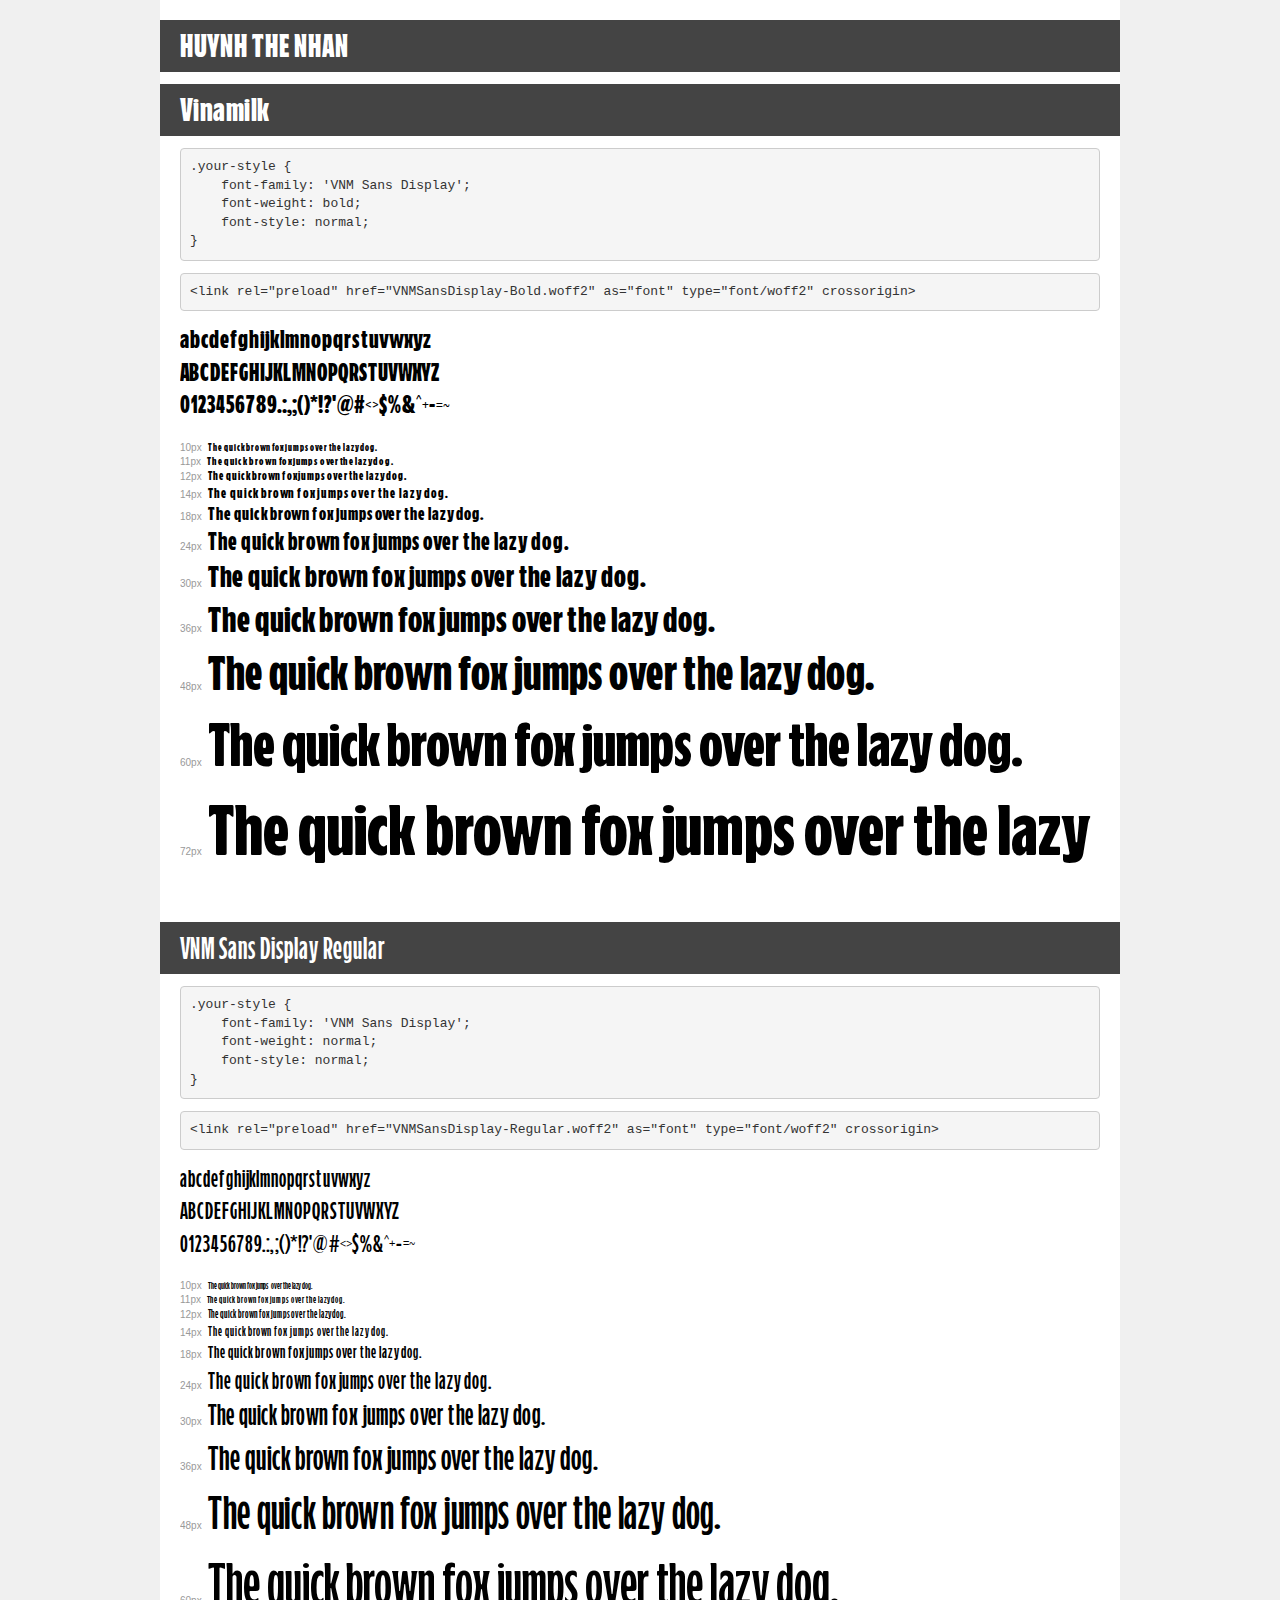
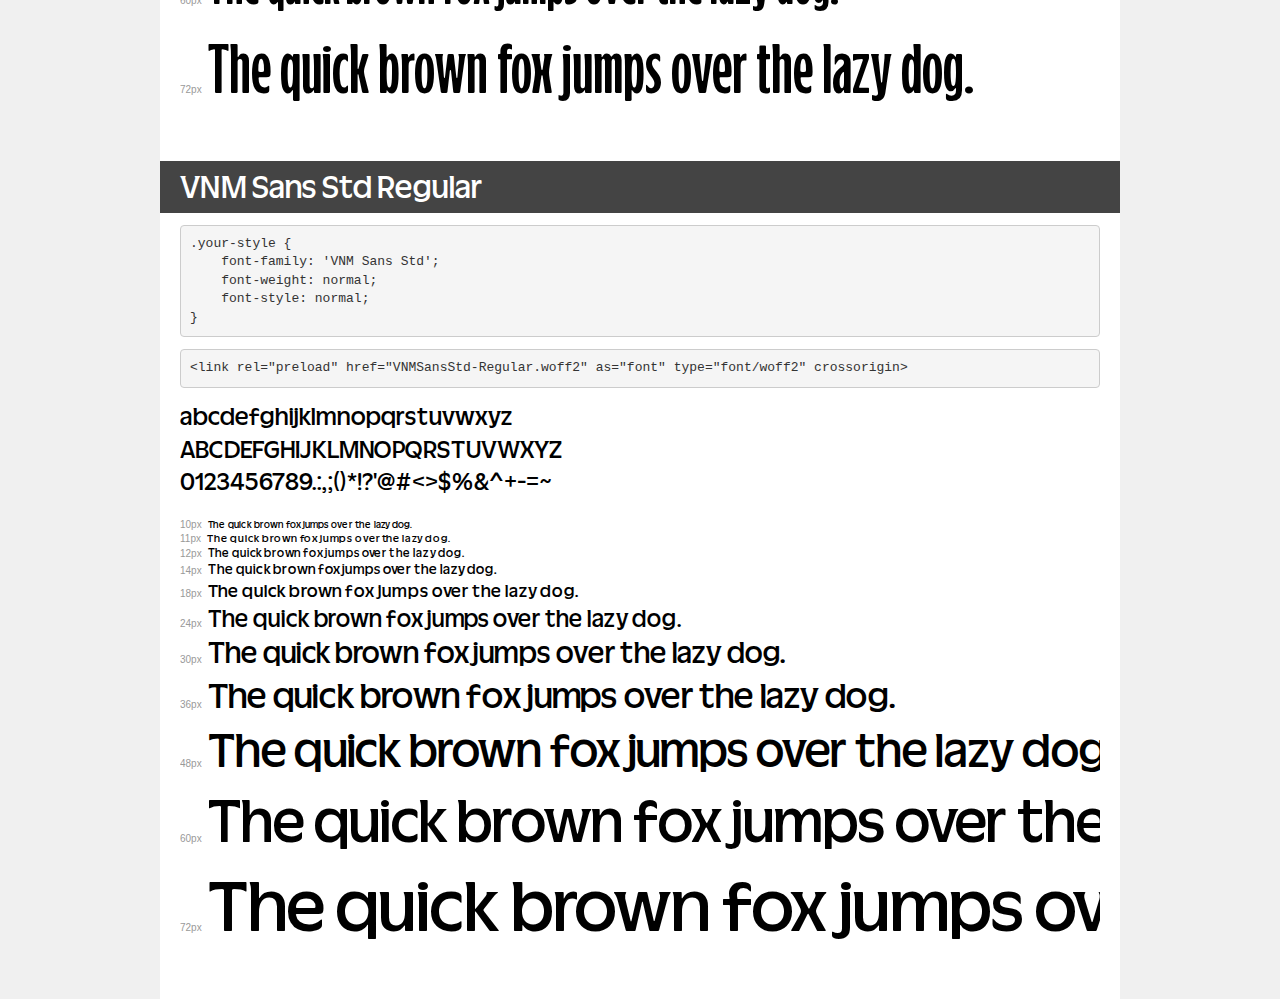
<file: vinafit-main/lib/fonts/demo.html>
<!DOCTYPE html>
<html lang="en">
<head>
    <meta charset="utf-8">
    <meta http-equiv="X-UA-Compatible" content="IE=edge">
    <meta name="viewport" content="width=device-width, initial-scale=1">
    <meta name="robots" content="noindex, noarchive">
    <meta name="format-detection" content="telephone=no">
    <title>Transfonter demo</title>
    <link href="stylesheet.css" rel="stylesheet">
    <style>
        /*
        http://meyerweb.com/eric/tools/css/reset/
        v2.0 | 20110126
        License: none (public domain)
        */
        html, body, div, span, applet, object, iframe,
        h1, h2, h3, h4, h5, h6, p, blockquote, pre,
        a, abbr, acronym, address, big, cite, code,
        del, dfn, em, img, ins, kbd, q, s, samp,
        small, strike, strong, sub, sup, tt, var,
        b, u, i, center,
        dl, dt, dd, ol, ul, li,
        fieldset, form, label, legend,
        table, caption, tbody, tfoot, thead, tr, th, td,
        article, aside, canvas, details, embed,
        figure, figcaption, footer, header, hgroup,
        menu, nav, output, ruby, section, summary,
        time, mark, audio, video {
            margin: 0;
            padding: 0;
            border: 0;
            font-size: 100%;
            font: inherit;
            vertical-align: baseline;
        }
        /* HTML5 display-role reset for older browsers */
        article, aside, details, figcaption, figure,
        footer, header, hgroup, menu, nav, section {
            display: block;
        }
        body {
            line-height: 1;
        }
        ol, ul {
            list-style: none;
        }
        blockquote, q {
            quotes: none;
        }
        blockquote:before, blockquote:after,
        q:before, q:after {
            content: '';
            content: none;
        }
        table {
            border-collapse: collapse;
            border-spacing: 0;
        }
        /* demo styles */
        body {
            background: #f0f0f0;
            color: #000;
        }
        .page {
            background: #fff;
            width: 920px;
            margin: 0 auto;
            padding: 20px 20px 0 20px;
            overflow: hidden;
        }
        .font-container {
            overflow-x: auto;
            overflow-y: hidden;
            margin-bottom: 40px;
            line-height: 1.3;
            white-space: nowrap;
            padding-bottom: 5px;
        }
        h1 {
            position: relative;
            background: #444;
            font-size: 32px;
            color: #fff;
            padding: 10px 20px;
            margin: 0 -20px 12px -20px;
        }
        .letters {
            font-size: 25px;
            margin-bottom: 20px;
        }
        .s10:before {
            content: '10px';
        }
        .s11:before {
            content: '11px';
        }
        .s12:before {
            content: '12px';
        }
        .s14:before {
            content: '14px';
        }
        .s18:before {
            content: '18px';
        }
        .s24:before {
            content: '24px';
        }
        .s30:before {
            content: '30px';
        }
        .s36:before {
            content: '36px';
        }
        .s48:before {
            content: '48px';
        }
        .s60:before {
            content: '60px';
        }
        .s72:before {
            content: '72px';
        }
        .s10:before, .s11:before, .s12:before, .s14:before,
        .s18:before, .s24:before, .s30:before, .s36:before,
        .s48:before, .s60:before, .s72:before {
            font-family: Arial, sans-serif;
            font-size: 10px;
            font-weight: normal;
            font-style: normal;
            color: #999;
            padding-right: 6px;
        }
        pre {
            display: block;
            padding: 9px;
            margin: 0 0 12px;
            font-family: Monaco, Menlo, Consolas, "Courier New", monospace;
            font-size: 13px;
            line-height: 1.428571429;
            color: #333;
            font-weight: normal;
            font-style: normal;
            background-color: #f5f5f5;
            border: 1px solid #ccc;
            overflow-x: auto;
            border-radius: 4px;
        }
        /* responsive */
        @media (max-width: 959px) {
            .page {
                width: auto;
                margin: 0;
            }
        }
    </style>
</head>
<body>
<div class="page">
    <div class="demo">
        <h1 style="font-family: 'VNM Sans Display'; font-weight: bold; font-style: normal;">HUYNH THE NHAN</h1>
        <h1 style="font-family: 'VNM Sans Display'; font-weight: bold; font-style: normal;">Vinamilk</h1>
        <pre title="Usage">.your-style {
    font-family: 'VNM Sans Display';
    font-weight: bold;
    font-style: normal;
}</pre>
        <pre title="Preload (optional)">
&lt;link rel=&quot;preload&quot; href=&quot;VNMSansDisplay-Bold.woff2&quot; as=&quot;font&quot; type=&quot;font/woff2&quot; crossorigin&gt;</pre>
        <div class="font-container" style="font-family: 'VNM Sans Display'; font-weight: bold; font-style: normal;">
            <p class="letters">
                abcdefghijklmnopqrstuvwxyz<br>
ABCDEFGHIJKLMNOPQRSTUVWXYZ<br>
                0123456789.:,;()*!?'@#&lt;&gt;$%&^+-=~
            </p>
            <p class="s10" style="font-size: 10px;">The quick brown fox jumps over the lazy dog.</p>
            <p class="s11" style="font-size: 11px;">The quick brown fox jumps over the lazy dog.</p>
            <p class="s12" style="font-size: 12px;">The quick brown fox jumps over the lazy dog.</p>
            <p class="s14" style="font-size: 14px;">The quick brown fox jumps over the lazy dog.</p>
            <p class="s18" style="font-size: 18px;">The quick brown fox jumps over the lazy dog.</p>
            <p class="s24" style="font-size: 24px;">The quick brown fox jumps over the lazy dog.</p>
            <p class="s30" style="font-size: 30px;">The quick brown fox jumps over the lazy dog.</p>
            <p class="s36" style="font-size: 36px;">The quick brown fox jumps over the lazy dog.</p>
            <p class="s48" style="font-size: 48px;">The quick brown fox jumps over the lazy dog.</p>
            <p class="s60" style="font-size: 60px;">The quick brown fox jumps over the lazy dog.</p>
            <p class="s72" style="font-size: 72px;">The quick brown fox jumps over the lazy dog.</p>
        </div>
    </div>

    <div class="demo">
        <h1 style="font-family: 'VNM Sans Display'; font-weight: normal; font-style: normal;">VNM Sans Display Regular</h1>
        <pre title="Usage">.your-style {
    font-family: 'VNM Sans Display';
    font-weight: normal;
    font-style: normal;
}</pre>
        <pre title="Preload (optional)">
&lt;link rel=&quot;preload&quot; href=&quot;VNMSansDisplay-Regular.woff2&quot; as=&quot;font&quot; type=&quot;font/woff2&quot; crossorigin&gt;</pre>
        <div class="font-container" style="font-family: 'VNM Sans Display'; font-weight: normal; font-style: normal;">
            <p class="letters">
                abcdefghijklmnopqrstuvwxyz<br>
ABCDEFGHIJKLMNOPQRSTUVWXYZ<br>
                0123456789.:,;()*!?'@#&lt;&gt;$%&^+-=~
            </p>
            <p class="s10" style="font-size: 10px;">The quick brown fox jumps over the lazy dog.</p>
            <p class="s11" style="font-size: 11px;">The quick brown fox jumps over the lazy dog.</p>
            <p class="s12" style="font-size: 12px;">The quick brown fox jumps over the lazy dog.</p>
            <p class="s14" style="font-size: 14px;">The quick brown fox jumps over the lazy dog.</p>
            <p class="s18" style="font-size: 18px;">The quick brown fox jumps over the lazy dog.</p>
            <p class="s24" style="font-size: 24px;">The quick brown fox jumps over the lazy dog.</p>
            <p class="s30" style="font-size: 30px;">The quick brown fox jumps over the lazy dog.</p>
            <p class="s36" style="font-size: 36px;">The quick brown fox jumps over the lazy dog.</p>
            <p class="s48" style="font-size: 48px;">The quick brown fox jumps over the lazy dog.</p>
            <p class="s60" style="font-size: 60px;">The quick brown fox jumps over the lazy dog.</p>
            <p class="s72" style="font-size: 72px;">The quick brown fox jumps over the lazy dog.</p>
        </div>
    </div>

    <div class="demo">
        <h1 style="font-family: 'VNM Sans Std'; font-weight: normal; font-style: normal;">VNM Sans Std Regular</h1>
        <pre title="Usage">.your-style {
    font-family: 'VNM Sans Std';
    font-weight: normal;
    font-style: normal;
}</pre>
        <pre title="Preload (optional)">
&lt;link rel=&quot;preload&quot; href=&quot;VNMSansStd-Regular.woff2&quot; as=&quot;font&quot; type=&quot;font/woff2&quot; crossorigin&gt;</pre>
        <div class="font-container" style="font-family: 'VNM Sans Std'; font-weight: normal; font-style: normal;">
            <p class="letters">
                abcdefghijklmnopqrstuvwxyz<br>
ABCDEFGHIJKLMNOPQRSTUVWXYZ<br>
                0123456789.:,;()*!?'@#&lt;&gt;$%&^+-=~
            </p>
            <p class="s10" style="font-size: 10px;">The quick brown fox jumps over the lazy dog.</p>
            <p class="s11" style="font-size: 11px;">The quick brown fox jumps over the lazy dog.</p>
            <p class="s12" style="font-size: 12px;">The quick brown fox jumps over the lazy dog.</p>
            <p class="s14" style="font-size: 14px;">The quick brown fox jumps over the lazy dog.</p>
            <p class="s18" style="font-size: 18px;">The quick brown fox jumps over the lazy dog.</p>
            <p class="s24" style="font-size: 24px;">The quick brown fox jumps over the lazy dog.</p>
            <p class="s30" style="font-size: 30px;">The quick brown fox jumps over the lazy dog.</p>
            <p class="s36" style="font-size: 36px;">The quick brown fox jumps over the lazy dog.</p>
            <p class="s48" style="font-size: 48px;">The quick brown fox jumps over the lazy dog.</p>
            <p class="s60" style="font-size: 60px;">The quick brown fox jumps over the lazy dog.</p>
            <p class="s72" style="font-size: 72px;">The quick brown fox jumps over the lazy dog.</p>
        </div>
    </div>

</div>
</body>
</html>
</file>
<file: vinafit-main/css/style.css>
/********** Template CSS **********/
:root {
    --primary: #0313b0;
    --light: #EFF5FF;
    --dark: #1B2C51;
}
@font-face {
    font-family: 'VNM Sans Display';
    src: url('VNMSansDisplay-Bold.woff') format('woff2'),
        url('VNMSansDisplay-Bold.woff') format('woff');
    font-weight: bold;
    font-style: normal;
    font-display: swap;
}

/* @font-face {
    font-family: 'VNM Sans Display regular';
    src: url('VNMSansDisplay-Regular.woff2') format('woff2'),
        url('VNMSansDisplay-Regular.woff') format('woff');
    font-weight: normal;
    font-style: normal;
    font-display: swap;
}

@font-face {
    font-family: 'VNM Sans Std';
    src: url('VNMSansStd-Regular.woff2') format('woff2'),
        url('VNMSansStd-Regular.woff') format('woff');
    font-weight: normal;
    font-style: normal;
    font-display: swap;
} */



.logo-vinamilk {
    font-family: 'VNM Sans Display', sans-serif;
}

.fw-medium {
    font-weight: 500 !important;
}

.fw-bold {
    font-weight: 700 !important;
}

.fw-black {
    font-weight: 900 !important;
}

.back-to-top {
    position: fixed;
    display: none;
    right: 45px;
    bottom: 45px;
    z-index: 99;
}


/*** Spinner ***/
#spinner {
    opacity: 0;
    visibility: hidden;
    transition: opacity .5s ease-out, visibility 0s linear .5s;
    z-index: 99999;
}

#spinner.show {
    transition: opacity .5s ease-out, visibility 0s linear 0s;
    visibility: visible;
    opacity: 1;
}


/*** Button ***/
.btn {
    font-weight: 500;
    transition: .5s;
}

.btn.btn-primary,
.btn.btn-secondary {
    color: #FFFFFF;
}

.btn-square {
    width: 38px;
    height: 38px;
}

.btn-sm-square {
    width: 32px;
    height: 32px;
}

.btn-lg-square {
    width: 48px;
    height: 48px;
}

.btn-square,
.btn-sm-square,
.btn-lg-square {
    padding: 0;
    display: flex;
    align-items: center;
    justify-content: center;
    font-weight: normal;
}


/*** Navbar ***/
.navbar .dropdown-toggle::after {
    border: none;
    content: "\f107";
    font-family: "Font Awesome 5 Free";
    font-weight: 900;
    vertical-align: middle;
    margin-left: 8px;
}

.navbar .navbar-nav .nav-link {
    margin-right: 30px;
    padding: 25px 0;
    color: #FFFFFF;
    font-size: 15px;
    font-weight: 500;
    text-transform: uppercase;
    outline: none;
}

.navbar .navbar-nav .nav-link:hover,
.navbar .navbar-nav .nav-link.active {
    color: var(--primary);
}

@media (max-width: 991.98px) {
    .navbar .navbar-nav .nav-link  {
        margin-right: 0;
        padding: 10px 0;
    }

    .navbar .navbar-nav {
        border-top: 1px solid #EEEEEE;
    }
}

.navbar .navbar-brand,
.navbar a.btn {
    height: 75px;
}

.navbar .navbar-nav .nav-link {
    color: var(--dark);
    font-weight: 500;
}

.navbar.sticky-top {
    top: -100px;
    transition: .5s;
}

@media (min-width: 992px) {
    .navbar .nav-item .dropdown-menu {
        display: block;
        border: none;
        margin-top: 0;
        top: 150%;
        opacity: 0;
        visibility: hidden;
        transition: .5s;
    }

    .navbar .nav-item:hover .dropdown-menu {
        top: 100%;
        visibility: visible;
        transition: .5s;
        opacity: 1;
    }
}


/*** Header ***/
.header-carousel .owl-carousel-text {
    position: absolute;
    width: 100%;
    height: 100%;
    padding: 3rem;
    top: 0;
    left: 0;
    display: flex;
    align-items: center;
    justify-content: center;
    text-shadow: 0 0 30px rgba(0, 0, 0, .1);
}

.header-carousel .owl-nav {
    position: absolute;
    width: 200px;
    height: 45px;
    bottom: 30px;
    left: 50%;
    transform: translateX(-50%);
    display: flex;
    justify-content: space-between;
}

.header-carousel .owl-nav .owl-prev,
.header-carousel .owl-nav .owl-next {
    width: 45px;
    height: 45px;
    display: flex;
    align-items: center;
    justify-content: center;
    color: #FFFFFF;
    background: transparent;
    border: 1px solid #FFFFFF;
    border-radius: 45px;
    font-size: 22px;
    transition: .5s;
}

.header-carousel .owl-nav .owl-prev:hover,
.header-carousel .owl-nav .owl-next:hover {
    background: var(--primary);
    border-color: var(--primary);
}

.header-carousel .owl-dots {
    position: absolute;
    height: 45px;
    bottom: 30px;
    left: 50%;
    transform: translateX(-50%);
    display: flex;
    align-items: center;
    justify-content: center;
}

.header-carousel .owl-dot {
    position: relative;
    display: inline-block;
    margin: 0 5px;
    width: 15px;
    height: 15px;
    background: transparent;
    border: 1px solid #FFFFFF;
    border-radius: 15px;
    transition: .5s;
}

.header-carousel .owl-dot::after {
    position: absolute;
    content: "";
    width: 5px;
    height: 5px;
    top: 4px;
    left: 4px;
    background: #FFFFFF;
    border-radius: 5px;
}

.header-carousel .owl-dot.active {
    background: var(--primary);
    border-color: var(--primary);
}

.page-header {
    background: url(../img/header-page.jpg) top center no-repeat;
    background-size: cover;
    text-shadow: 0 0 30px rgba(0, 0, 0, .1);
}
/*** Service ***/
.page-header-service {
    background: url(../img/header-page.jpg) top center no-repeat;
    background-size: cover;
    text-shadow: 0 0 30px rgba(0, 0, 0, .1);
}

.breadcrumb-item + .breadcrumb-item::before {
    color: var(--light);
}


/*** Service ***/
.service-item {
    transition: .5s;
}

.service-item:hover {
    margin-top: -10px;
    box-shadow: 0 .5rem 1.5rem rgba(0, 0, 0, .08);
}

.service-item .btn {
    width: 40px;
    height: 40px;
    display: inline-flex;
    align-items: center;
    background: #FFFFFF;
    border-radius: 40px;
    white-space: nowrap;
    overflow: hidden;
    transition: .5s;
}

.service-item:hover .btn {
    width: 140px;
}


/*** Feature ***/
@media (min-width: 992px) {
    .container.feature {
        max-width: 100% !important;
    }

    .feature-text  {
        padding-left: calc(((100% - 960px) / 2) + .75rem);
    }
}

@media (min-width: 1200px) {
    .feature-text  {
        padding-left: calc(((100% - 1140px) / 2) + .75rem);
    }
}

@media (min-width: 1400px) {
    .feature-text  {
        padding-left: calc(((100% - 1320px) / 2) + .75rem);
    }
}


/*** Team ***/
.team-item img {
    position: relative;
    top: 0;
    transition: .5s;
}

.team-item:hover img {
    top: -30px;
}

.team-item .team-text {
    position: relative;
    height: 100px;
    transition: .5s;
}

.team-item:hover .team-text {
    margin-top: -60px;
    height: 160px;
}

.team-item .team-text .team-social {
    opacity: 0;
    transition: .5s;
}

.team-item:hover .team-text .team-social {
    opacity: 1;
}

.team-item .team-social .btn {
    display: inline-flex;
    color: var(--primary);
    background: #FFFFFF;
    border-radius: 40px;
}

.team-item .team-social .btn:hover {
    color: #FFFFFF;
    background: var(--primary);
}


/*** Appointment ***/
.bootstrap-datetimepicker-widget.bottom {
    top: auto !important;
}

.bootstrap-datetimepicker-widget .table * {
    border-bottom-width: 0px;
}

.bootstrap-datetimepicker-widget .table th {
    font-weight: 500;
}

.bootstrap-datetimepicker-widget.dropdown-menu {
    padding: 10px;
    border-radius: 2px;
}

.bootstrap-datetimepicker-widget table td.active,
.bootstrap-datetimepicker-widget table td.active:hover {
    background: var(--primary);
}

.bootstrap-datetimepicker-widget table td.today::before {
    border-bottom-color: var(--primary);
}


/*** Testimonial ***/
.testimonial-carousel::before {
    position: absolute;
    content: "";
    top: 0;
    left: 0;
    height: 100%;
    width: 0;
    background: linear-gradient(to right, rgba(255, 255, 255, 1) 0%, rgba(255, 255, 255, 0) 100%);
    z-index: 1;
}

.testimonial-carousel::after {
    position: absolute;
    content: "";
    top: 0;
    right: 0;
    height: 100%;
    width: 0;
    background: linear-gradient(to left, rgba(255, 255, 255, 1) 0%, rgba(255, 255, 255, 0) 100%);
    z-index: 1;
}

@media (min-width: 768px) {
    .testimonial-carousel::before,
    .testimonial-carousel::after {
        width: 200px;
    }
}

@media (min-width: 992px) {
    .testimonial-carousel::before,
    .testimonial-carousel::after {
        width: 300px;
    }
}

.testimonial-carousel .owl-item .testimonial-text {
    background: var(--light);
    transform: scale(.8);
    transition: .5s;
}

.testimonial-carousel .owl-item.center .testimonial-text {
    background: var(--primary);
    transform: scale(1);
}

.testimonial-carousel .owl-item .testimonial-text *,
.testimonial-carousel .owl-item .testimonial-item img {
    transition: .5s;
}

.testimonial-carousel .owl-item.center .testimonial-text * {
    color: var(--light) !important;
}

.testimonial-carousel .owl-item.center .testimonial-item img {
    background: var(--primary) !important;
} 

.testimonial-carousel .owl-nav {
    position: absolute;
    width: 350px;
    top: 15px;
    left: 50%;
    transform: translateX(-50%);
    display: flex;
    justify-content: space-between;
    opacity: 0;
    transition: .5s;
    z-index: 1;
}

.testimonial-carousel:hover .owl-nav {
    width: 300px;
    opacity: 1;
}

.testimonial-carousel .owl-nav .owl-prev,
.testimonial-carousel .owl-nav .owl-next {
    position: relative;
    color: var(--primary);
    font-size: 45px;
    transition: .5s;
}

.testimonial-carousel .owl-nav .owl-prev:hover,
.testimonial-carousel .owl-nav .owl-next:hover {
    color: var(--dark);
}


/*** Footer ***/
.footer .btn.btn-social {
    margin-right: 5px;
    width: 35px;
    height: 35px;
    display: flex;
    align-items: center;
    justify-content: center;
    color: var(--light);
    border: 1px solid #FFFFFF;
    transition: .3s;
}

.footer .btn.btn-social:hover {
    color: var(--primary);
}

.footer .btn.btn-link {
    display: block;
    margin-bottom: 5px;
    padding: 0;
    text-align: left;
    color: #FFFFFF;
    font-size: 15px;
    font-weight: normal;
    text-transform: capitalize;
    transition: .3s;
}

.footer .btn.btn-link::before {
    position: relative;
    content: "\f105";
    font-family: "Font Awesome 5 Free";
    font-weight: 900;
    margin-right: 10px;
}

.footer .btn.btn-link:hover {
    color: var(--primary);
    letter-spacing: 1px;
    box-shadow: none;
}

.footer .copyright {
    padding: 25px 0;
    font-size: 15px;
    border-top: 1px solid rgba(256, 256, 256, .1);
}

.footer .copyright a {
    color: var(--light);
}

.footer .copyright a:hover {
    color: var(--primary);
}
.service-item {
    position: relative;
    overflow: hidden;
}

/* Mô hình whey 3D phủ toàn bộ card */
.whey-3d-full {
    position: absolute;
    top: 0;
    left: 0;
    width: 100%;
    height: 100%;
    opacity: 0;
    pointer-events: none;
    z-index: 2;
    transition: all 0.5s ease;
    filter: drop-shadow(0 0 20px rgba(4, 99, 250, 0)); /* ban đầu chưa sáng */
}

/* Hover hiện lên và glow mạnh */
.service-item:hover .whey-3d-full {
    opacity: 1;
    pointer-events: auto;
    filter: drop-shadow(0 0 60px rgba(4, 99, 250, 0.7));
    transform: scale(1.05);
}
.text-brown {
    color: #6f4e37; /* Màu nâu cà phê */
  }
  @keyframes glowPulse {
    0%   { filter: drop-shadow(0 0 5px var(--glow-color, white)); }
    50%  { filter: drop-shadow(0 0 25px var(--glow-color, white)); }
    100% { filter: drop-shadow(0 0 5px var(--glow-color, white)); }
  }
  
  .pink-glow       { --glow-color: rgba(255,99,132,0.9); }     /* Dâu – hồng dâu tươi */
  .matcha-glow     { --glow-color: rgba(144,238,144,0.9); }    /* Matcha – xanh lá non */
  .choco-glow      { --glow-color: rgba(90,45,30,0.9); }       /* Socola – nâu socola đậm */
  .mocha-glow      { --glow-color: rgba(111,78,55,0.9); }      /* Cà phê – nâu mocha */
  .vanilla-glow    { --glow-color: rgba(255,248,220,0.9); }    /* Vani – kem vanilla dịu */
  .mango-glow      { --glow-color: rgba(255,183,0,0.9); }      /* Xoài – vàng cam rực rỡ */
  
  /* Hover: thêm hiệu ứng phát sáng cho model-viewer */
  .service-item:hover model-viewer {
    animation: glowPulse 1.5s ease-in-out infinite;
  }
  
  .text-shadow {
    text-shadow: 0 2px 6px rgba(0, 0, 0, 0.6);
}
.service-item:hover .background-overlay {
    backdrop-filter: blur(4px) brightness(60%);
}

.service-item:hover .background-overlay {
    backdrop-filter: blur(4px) brightness(60%);
    .overlay-gray {
        background-color: rgba(211, 211, 211, 0.4); /* xám nhạt */
        position: absolute;
        top: 0;
        left: 0;
        width: 100%;
        height: 100%;
        z-index: 1;
      }
</file>
<file: vinafit-main/lib/fonts/stylesheet.css>
@font-face {
    font-family: 'VNM Sans Display';
    src: url('VNMSansDisplay-Bold.woff2') format('woff2'),
        url('VNMSansDisplay-Bold.woff') format('woff');
    font-weight: bold;
    font-style: normal;
    font-display: swap;
}

@font-face {
    font-family: 'VNM Sans Display';
    src: url('VNMSansDisplay-Regular.woff2') format('woff2'),
        url('VNMSansDisplay-Regular.woff') format('woff');
    font-weight: normal;
    font-style: normal;
    font-display: swap;
}

@font-face {
    font-family: 'VNM Sans Std';
    src: url('VNMSansStd-Regular.woff2') format('woff2'),
        url('VNMSansStd-Regular.woff') format('woff');
    font-weight: normal;
    font-style: normal;
    font-display: swap;
}
</file>
